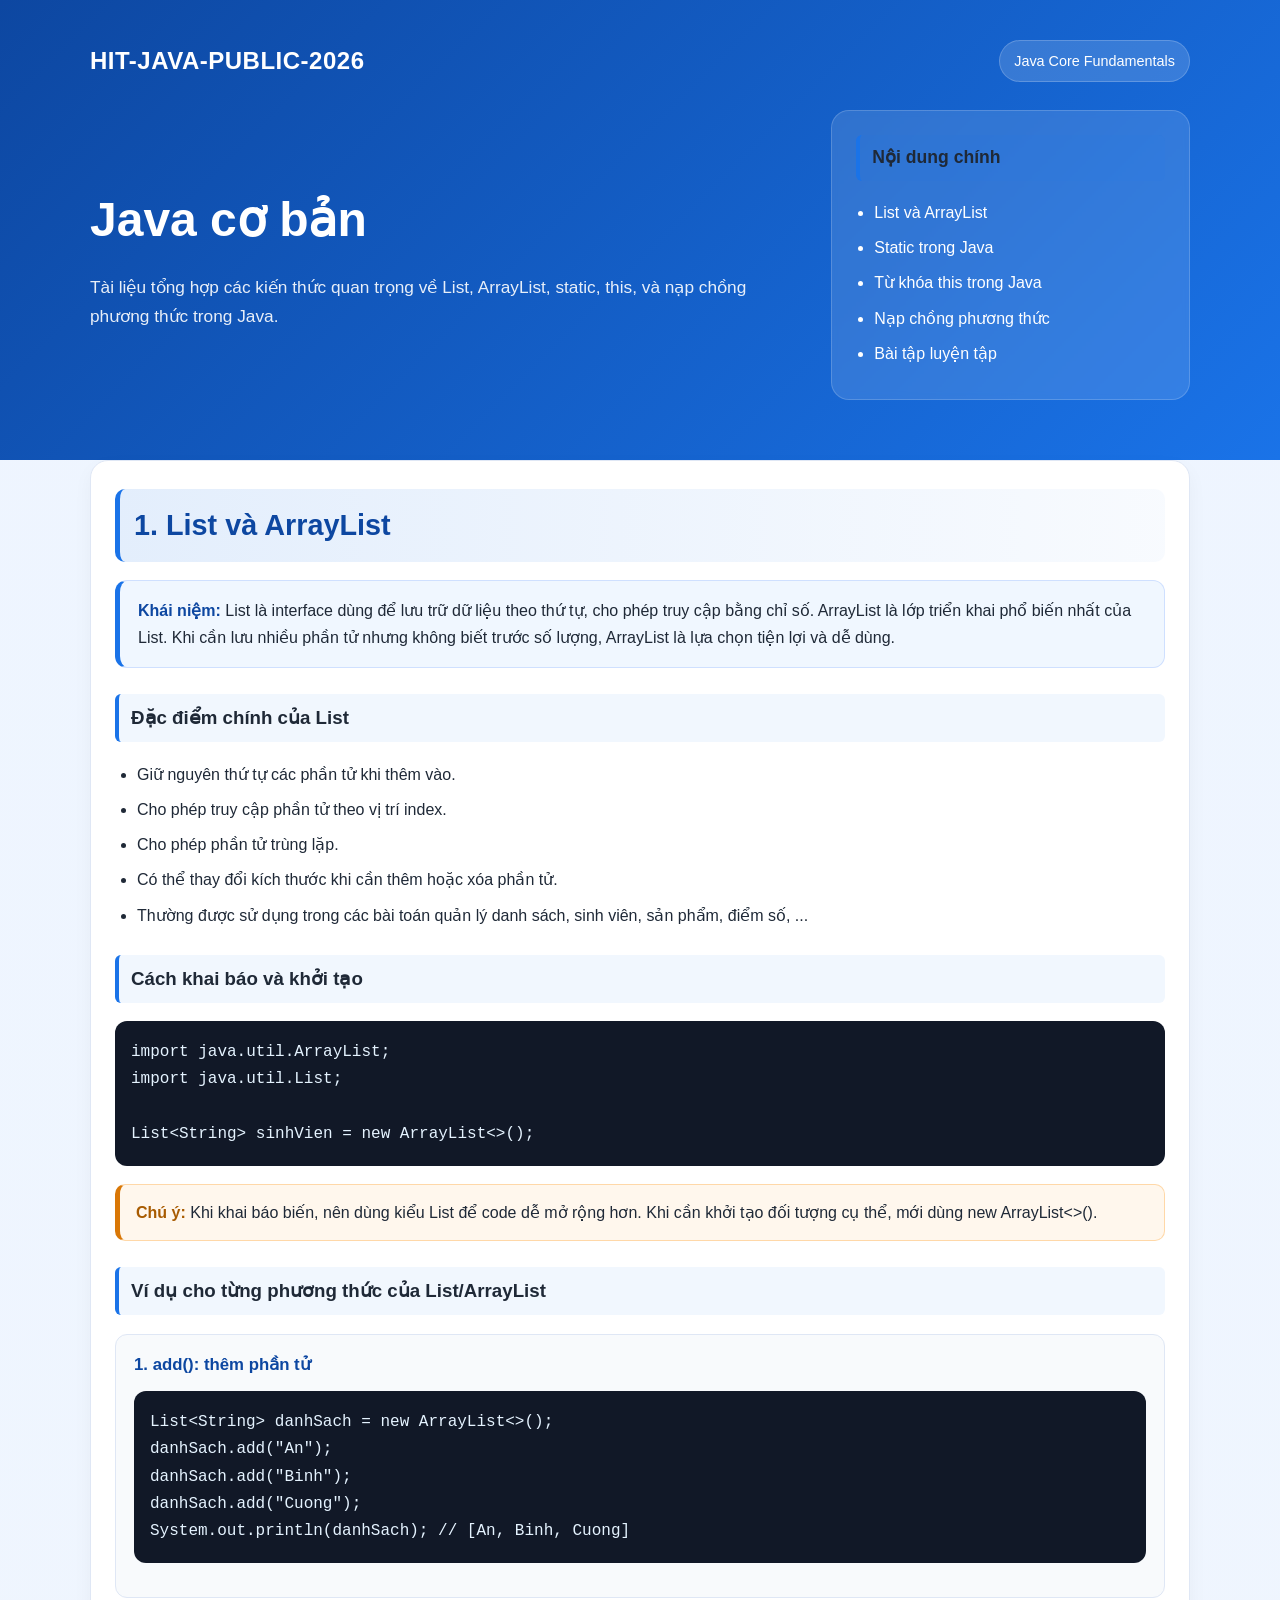
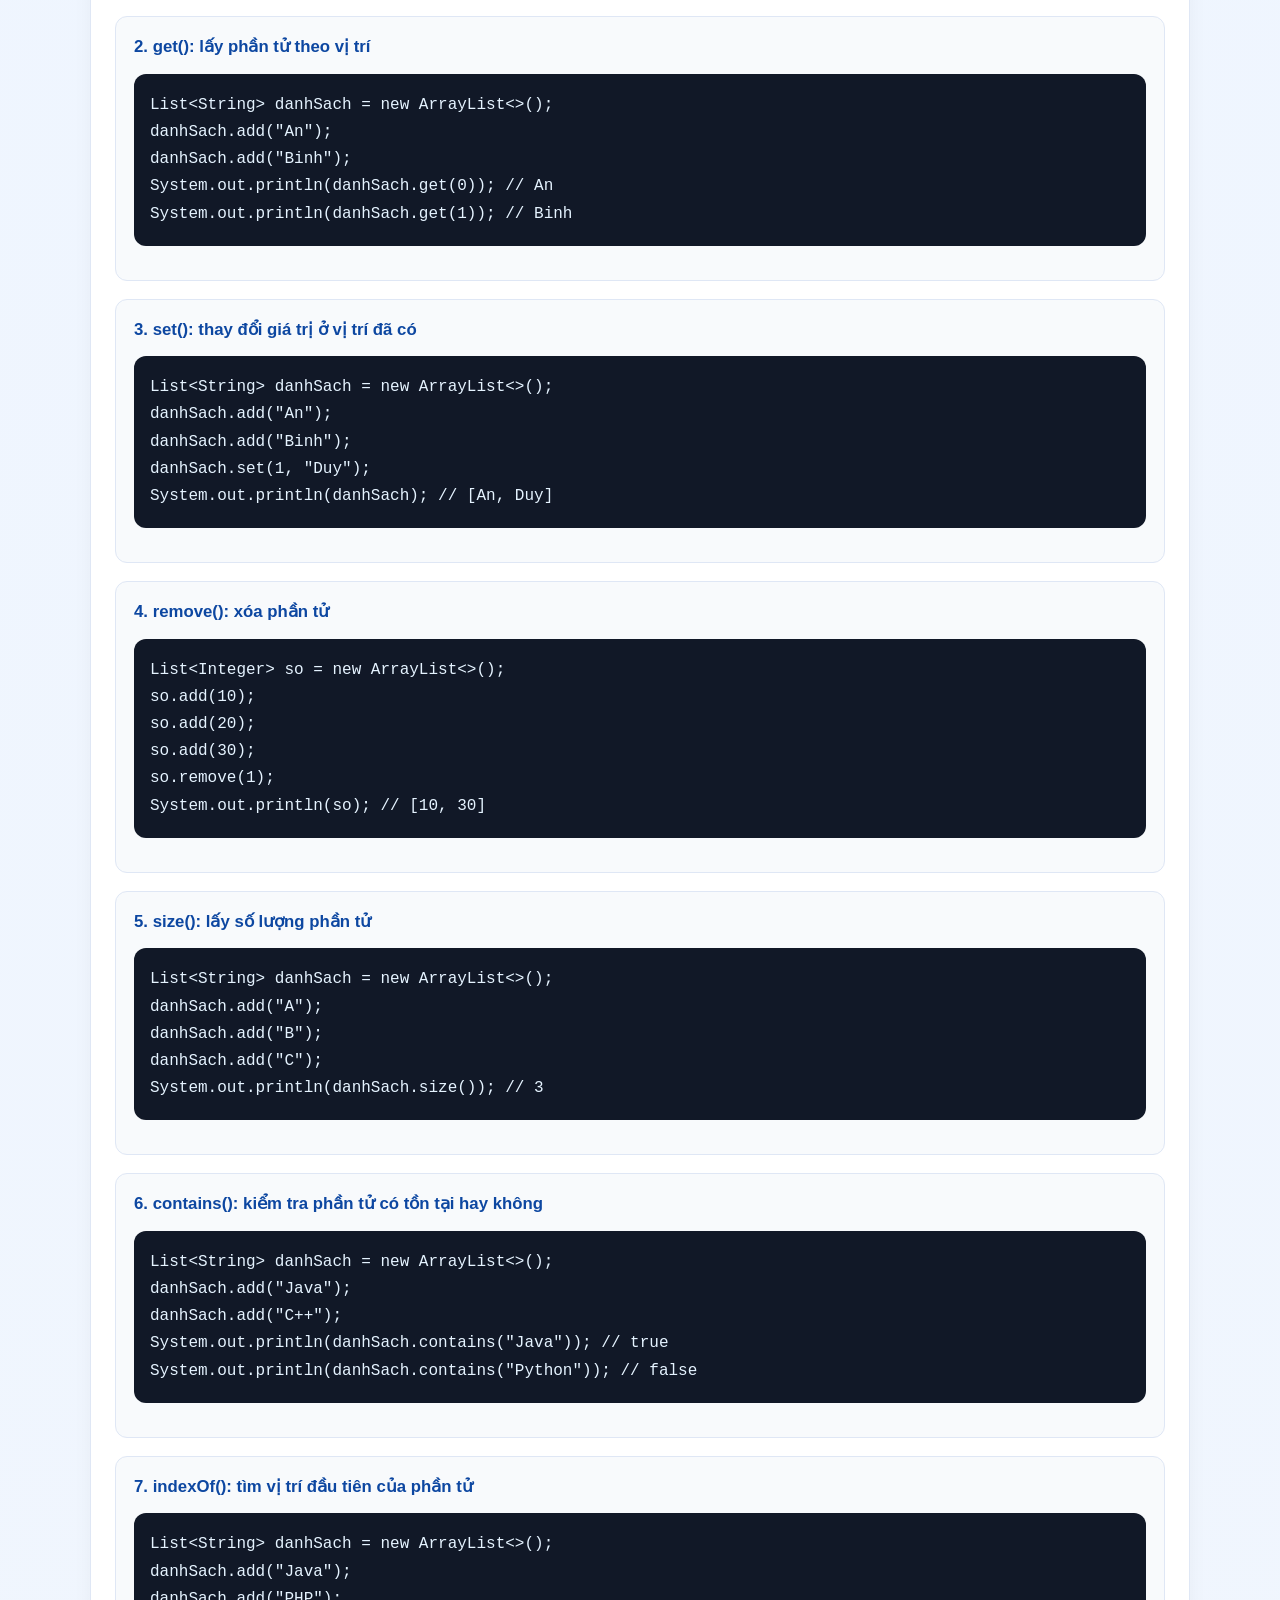
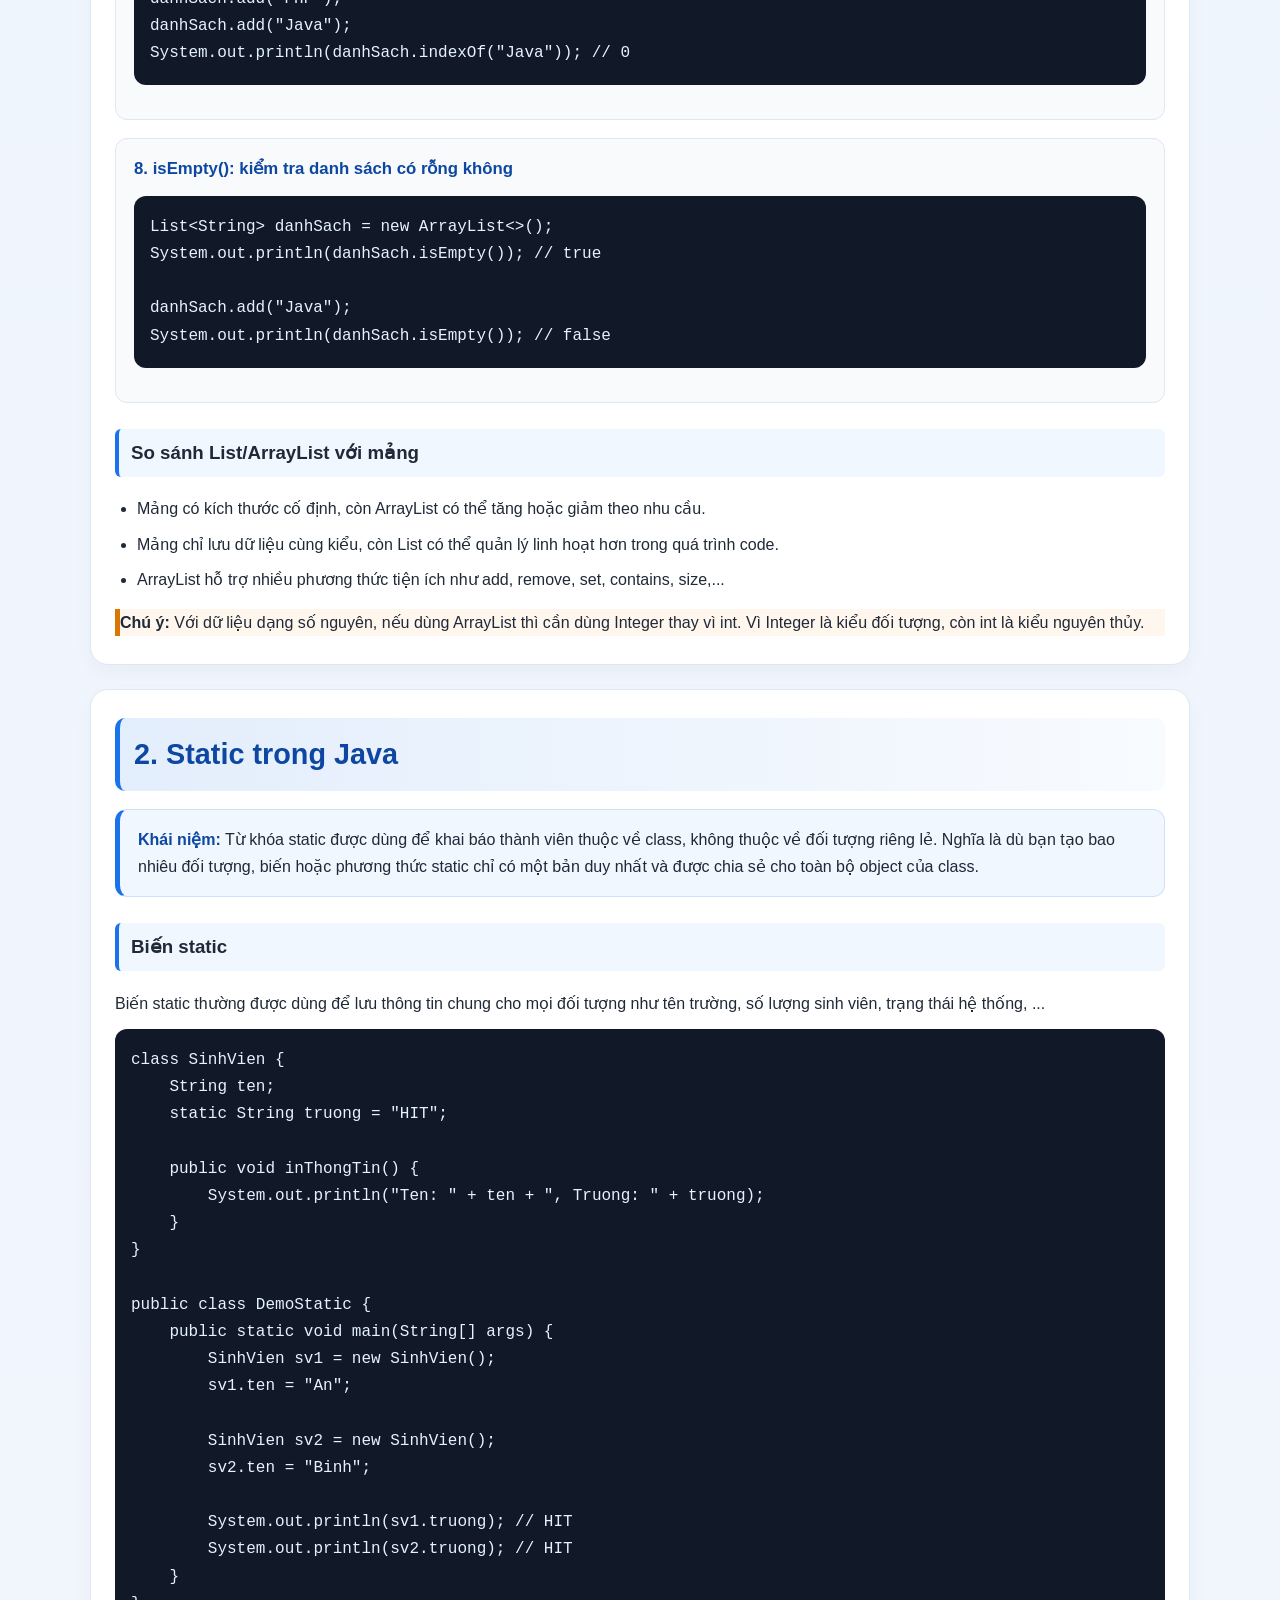
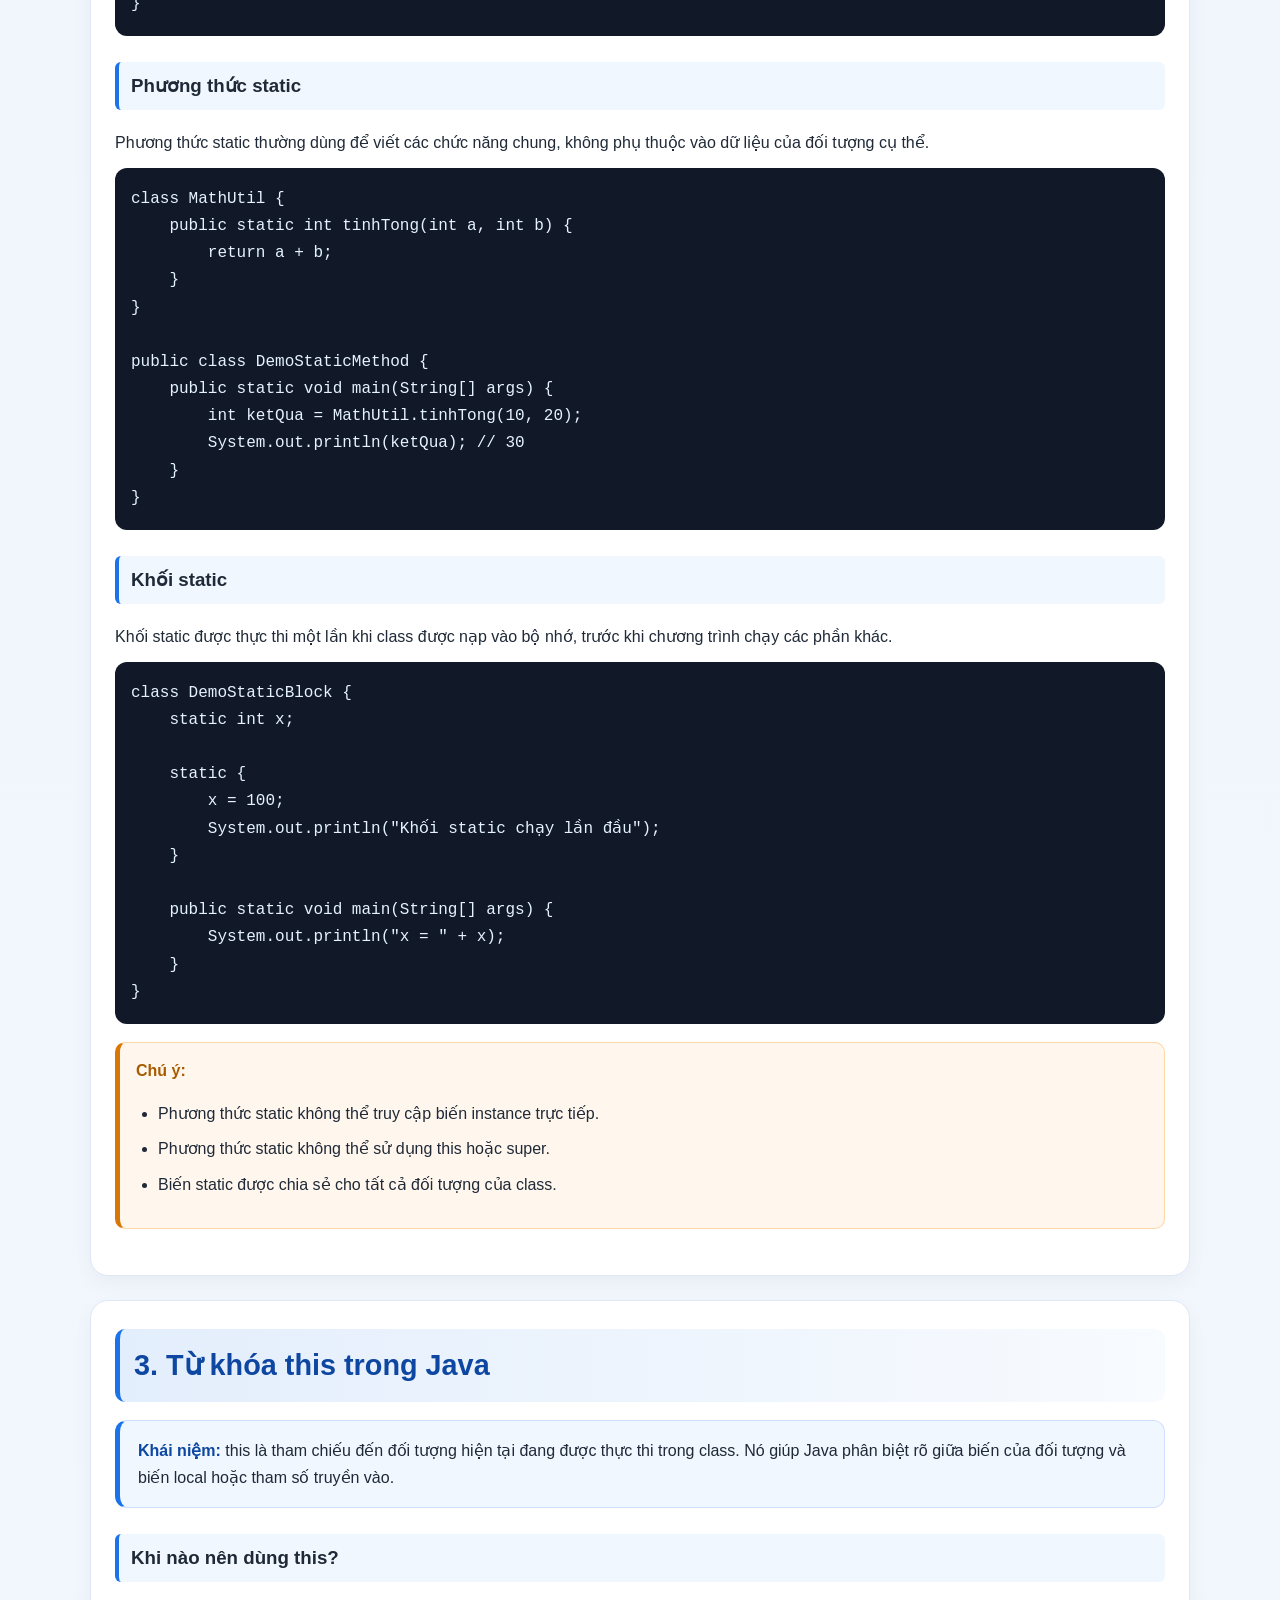
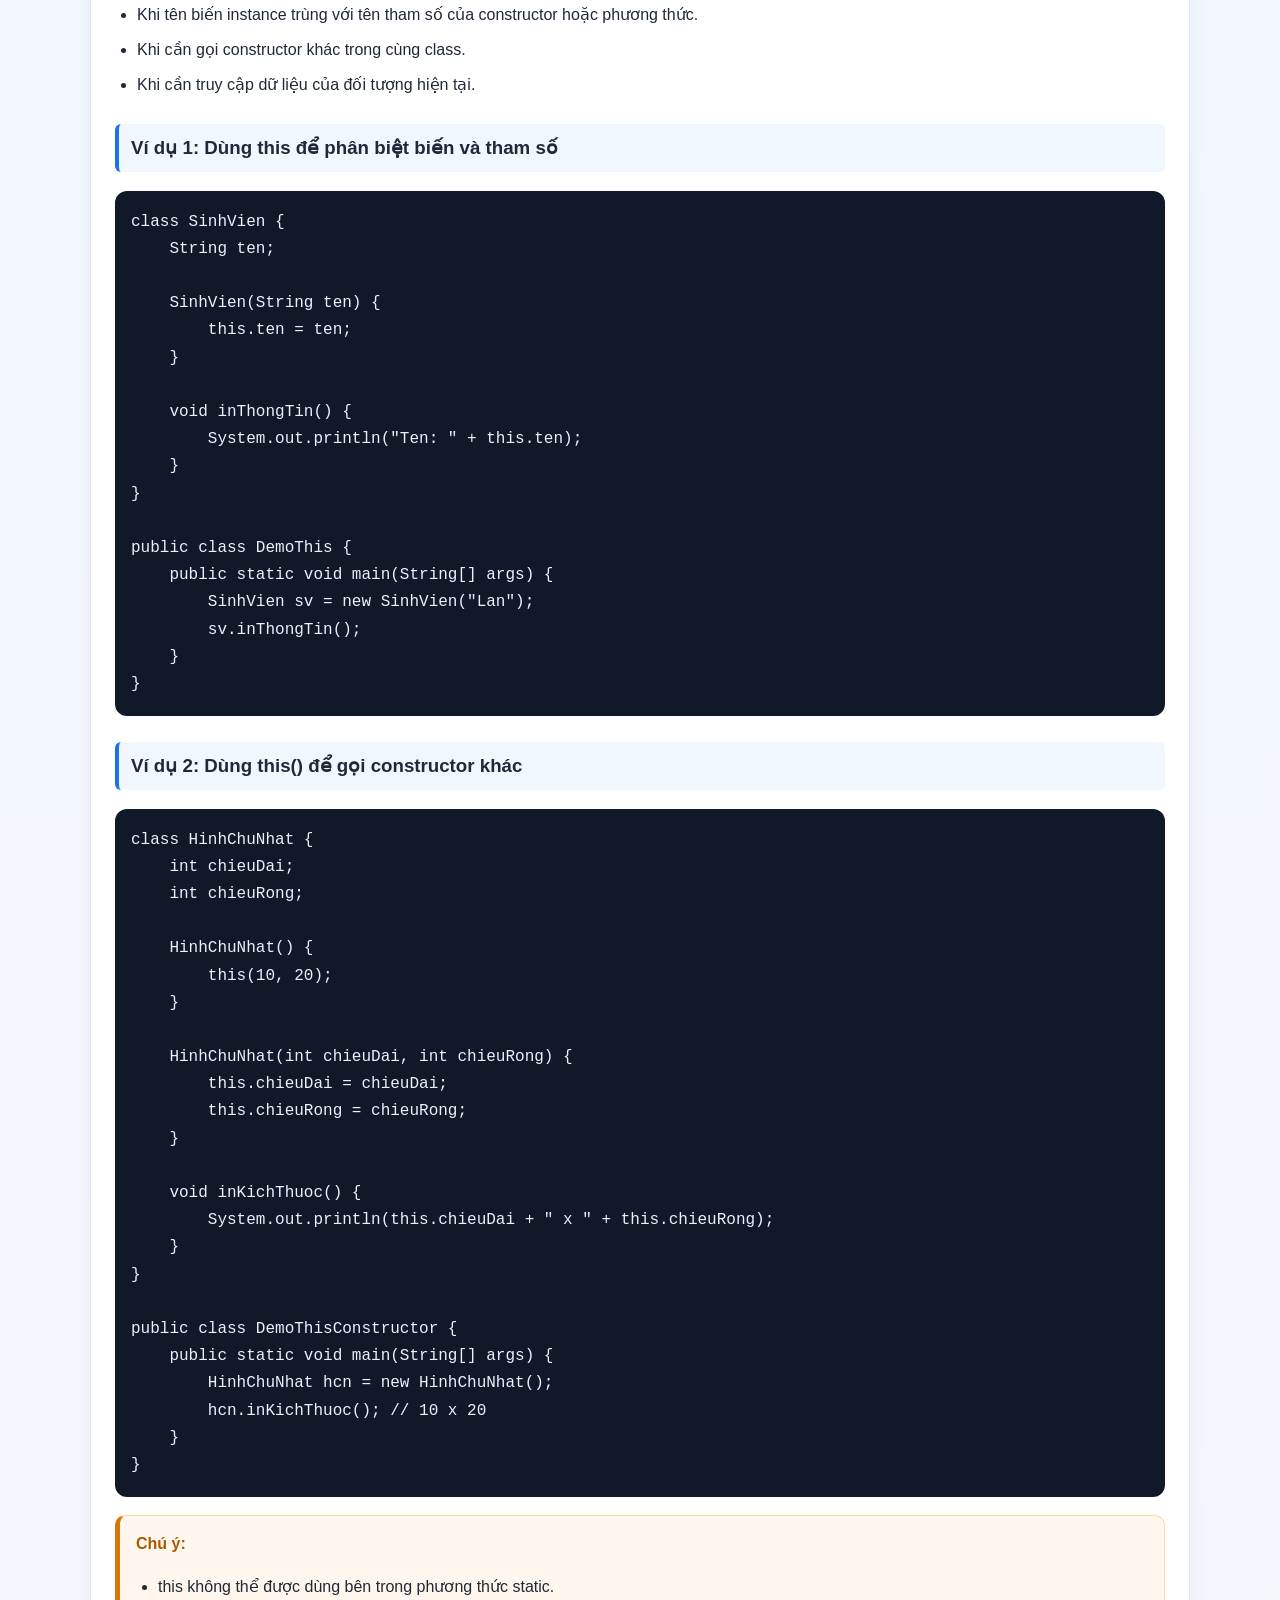
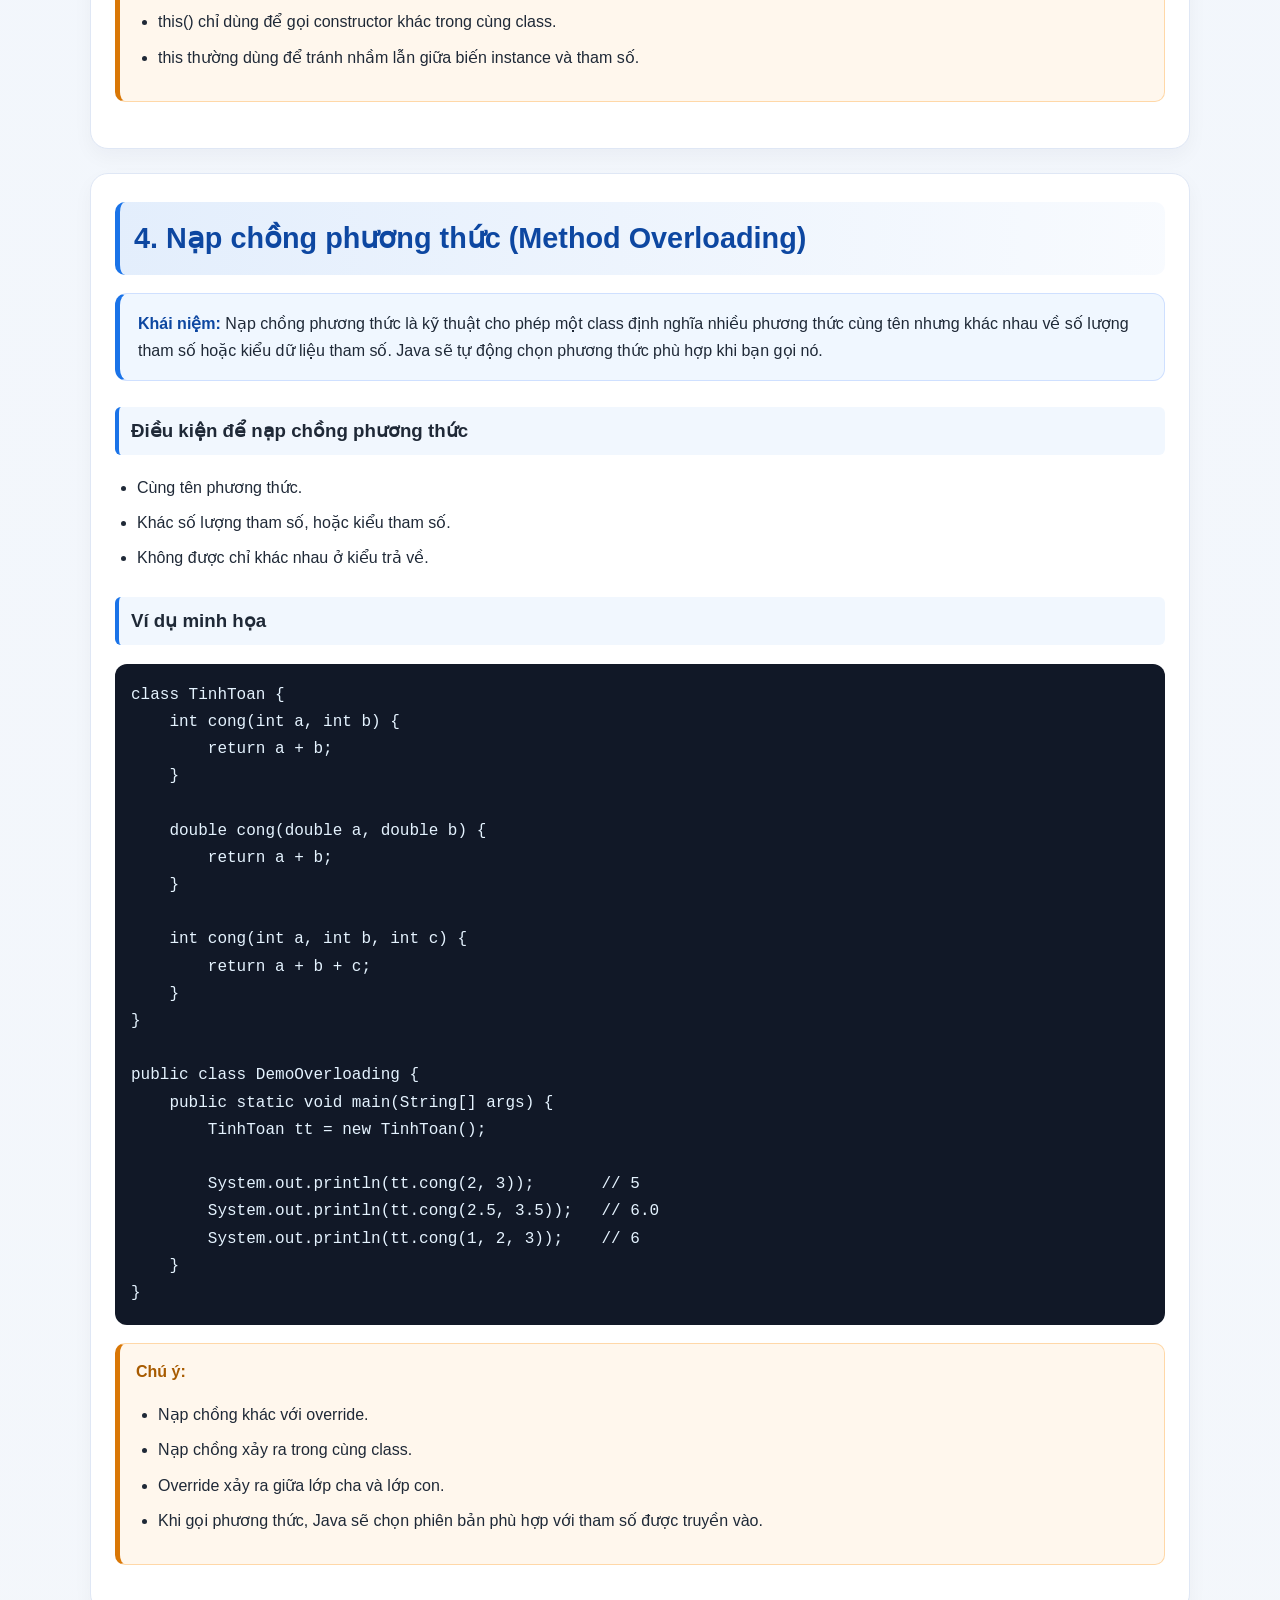
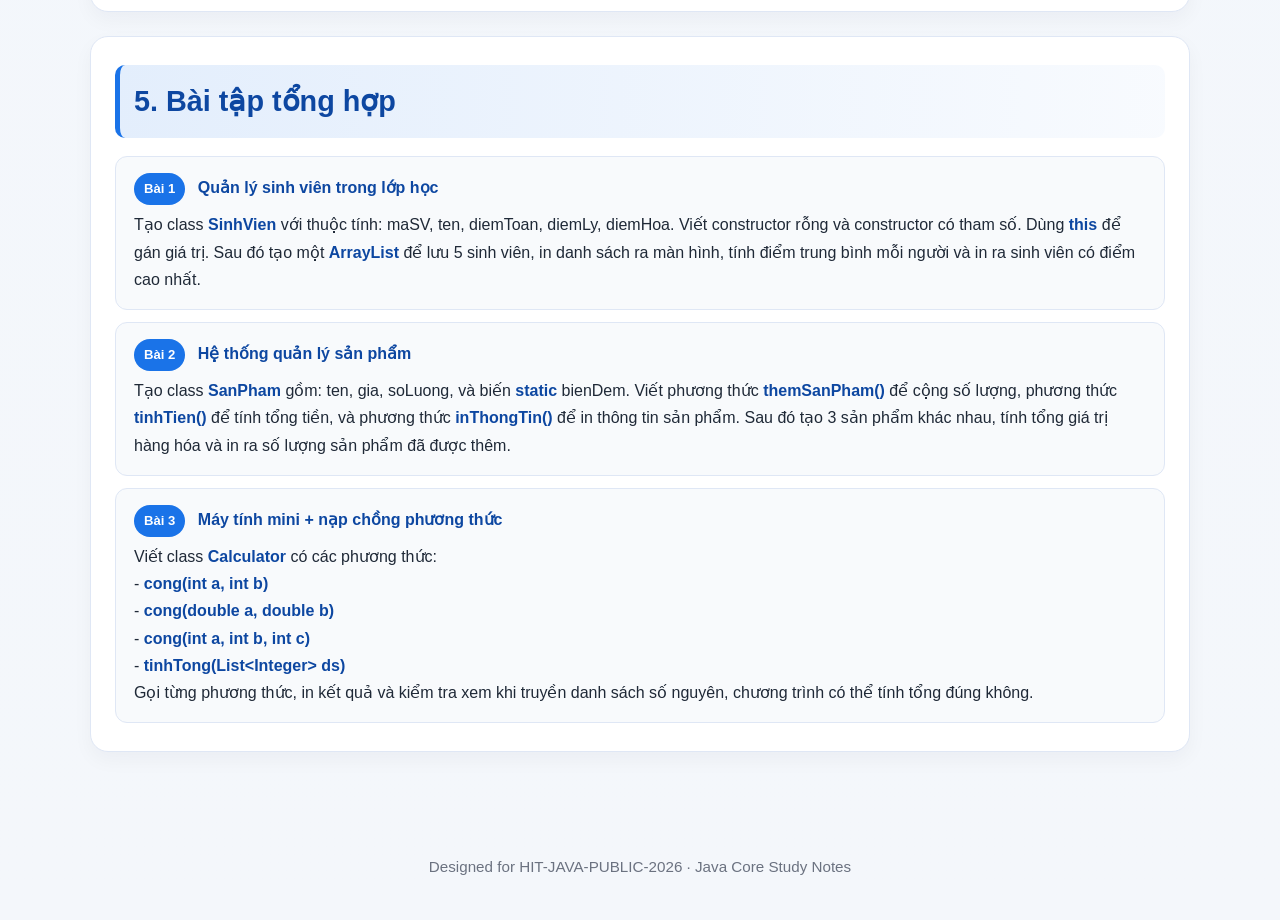
<file: Buoi5/index.html>
<!DOCTYPE html>
<html lang="vi">

<head>
    <meta charset="UTF-8" />
    <meta name="viewport" content="width=device-width, initial-scale=1.0" />
    <title>Java Fundamentals - HIT-JAVA-PUBLIC-2026</title>
    <style>
        :root {
            --bg: #f4f7fb;
            --card: #ffffff;
            --primary: #1a73e8;
            --primary-dark: #0d47a1;
            --accent: #e8f1ff;
            --text: #1f2937;
            --muted: #6b7280;
            --border: #dfe7f5;
            --success: #1f9d61;
            --warning: #d97706;
        }

        * {
            box-sizing: border-box;
        }

        body {
            margin: 0;
            font-family: Arial, Helvetica, sans-serif;
            background: linear-gradient(180deg, #eef5ff 0%, var(--bg) 100%);
            color: var(--text);
            line-height: 1.7;
        }

        .container {
            width: min(1100px, calc(100% - 32px));
            margin: 0 auto;
        }

        header {
            background: linear-gradient(135deg, var(--primary-dark), var(--primary));
            color: #fff;
            padding: 40px 0 60px;
        }

        .topbar {
            display: flex;
            justify-content: space-between;
            align-items: center;
            gap: 20px;
            flex-wrap: wrap;
            margin-bottom: 28px;
        }

        .brand {
            font-size: 1.5rem;
            font-weight: 700;
            letter-spacing: 0.5px;
        }

        .badge {
            background: rgba(255, 255, 255, 0.15);
            border: 1px solid rgba(255, 255, 255, 0.2);
            border-radius: 999px;
            padding: 8px 14px;
            font-size: 0.9rem;
        }

        .hero {
            display: grid;
            grid-template-columns: 2fr 1fr;
            gap: 24px;
            align-items: center;
        }

        h1 {
            margin: 0 0 12px;
            font-size: clamp(2rem, 4vw, 3rem);
        }

        .lead {
            margin: 0;
            font-size: 1.08rem;
            color: rgba(255, 255, 255, 0.9);
            max-width: 700px;
        }

        .hero-box {
            background: rgba(255, 255, 255, 0.12);
            border: 1px solid rgba(255, 255, 255, 0.18);
            border-radius: 18px;
            padding: 24px;
            backdrop-filter: blur(3px);
        }

        .hero-box h3 {
            margin-top: 0;
            font-size: 1.1rem;
        }

        .hero-box ul {
            margin: 0;
            padding-left: 18px;
        }

        main {
            margin-top: -30px;
            padding-bottom: 60px;
        }

        .section {
            background: var(--card);
            border: 1px solid var(--border);
            border-radius: 18px;
            padding: 28px 24px;
            margin-bottom: 24px;
            box-shadow: 0 8px 20px rgba(15, 23, 42, 0.04);
        }

        h2 {
            margin-top: 0;
            margin-bottom: 18px;
            font-size: 1.8rem;
            color: var(--primary-dark);
            background: linear-gradient(90deg, rgba(26, 115, 232, 0.12), rgba(26, 115, 232, 0.03));
            border-left: 5px solid var(--primary);
            padding: 12px 14px;
            border-radius: 10px;
        }

        h3 {
            margin-top: 26px;
            color: var(--text);
            background: rgba(26, 115, 232, 0.06);
            border-left: 4px solid var(--primary);
            padding: 8px 12px;
            border-radius: 6px;
        }

        p {
            margin: 10px 0;
        }

        .concept {
            background: #f0f7ff;
            border: 1px solid #cfe0ff;
            border-left: 5px solid var(--primary);
            border-radius: 12px;
            padding: 16px 18px;
            margin: 16px 0;
        }

        .concept strong {
            color: var(--primary-dark);
        }

        .important {
            background: #fff7ed;
            border: 1px solid #ffd8a8;
            border-left: 5px solid var(--warning);
            border-radius: 10px;
            padding: 14px 16px;
            margin: 18px 0;
        }

        .important strong {
            color: #a85b00;
        }

        .note {
            background: var(--accent);
            border-left: 5px solid var(--primary);
            padding: 14px 16px;
            border-radius: 10px;
            margin: 16px 0;
        }

        .warning {
            background: #fff7ed;
            border-left: 5px solid var(--warning);
        }

        .method-box {
            background: #f8fafc;
            border: 1px solid var(--border);
            border-radius: 12px;
            padding: 16px 18px;
            margin-top: 18px;
        }

        .method-box h4 {
            margin: 0 0 12px;
            color: var(--primary-dark);
            font-size: 1.05rem;
        }

        pre {
            background: #111827;
            color: #e5f3ff;
            padding: 18px 16px;
            border-radius: 12px;
            overflow-x: auto;
            margin-top: 12px;
            margin-bottom: 18px;
        }

        code {
            font-family: Consolas, "Courier New", monospace;
        }

        ul,
        ol {
            padding-left: 22px;
        }

        li {
            margin: 8px 0;
        }

        .exercise {
            background: #f8fafc;
            border: 1px solid var(--border);
            border-radius: 12px;
            padding: 16px 18px;
            margin-top: 12px;
        }

        .exercise strong {
            color: var(--primary-dark);
        }

        .tag {
            display: inline-block;
            font-size: 0.82rem;
            font-weight: 700;
            background: var(--primary);
            color: white;
            padding: 5px 10px;
            border-radius: 999px;
            margin-right: 8px;
            margin-bottom: 6px;
        }

        .footer {
            text-align: center;
            color: var(--muted);
            padding: 18px 0 40px;
            font-size: 0.95rem;
        }

        @media (max-width: 760px) {

            .grid-2,
            .hero {
                grid-template-columns: 1fr;
            }

            .section {
                padding: 22px 18px;
            }
        }
    </style>
</head>

<body>
    <header>
        <div class="container">
            <div class="topbar">
                <div class="brand">HIT-JAVA-PUBLIC-2026</div>
                <div class="badge">Java Core Fundamentals</div>
            </div>

            <div class="hero">
                <div>
                    <h1>Java cơ bản</h1>
                    <p class="lead">
                        Tài liệu tổng hợp các kiến thức quan trọng về List, ArrayList, static,
                        this, và nạp chồng phương thức trong Java.
                    </p>
                </div>

                <div class="hero-box">
                    <h3>Nội dung chính</h3>
                    <ul>
                        <li>List và ArrayList</li>
                        <li>Static trong Java</li>
                        <li>Từ khóa this trong Java</li>
                        <li>Nạp chồng phương thức</li>
                        <li>Bài tập luyện tập</li>
                    </ul>
                </div>
            </div>
        </div>
    </header>

    <main class="container">
        <section class="section">
            <h2>1. List và ArrayList</h2>

            <div class="concept">
                <strong>Khái niệm:</strong> List là interface dùng để lưu trữ dữ liệu theo thứ tự, cho phép truy cập
                bằng chỉ số. ArrayList là lớp triển khai phổ biến nhất của List. Khi cần lưu nhiều phần tử nhưng không
                biết trước số lượng, ArrayList là lựa chọn tiện lợi và dễ dùng.
            </div>

            <h3>Đặc điểm chính của List</h3>
            <ul>
                <li>Giữ nguyên thứ tự các phần tử khi thêm vào.</li>
                <li>Cho phép truy cập phần tử theo vị trí index.</li>
                <li>Cho phép phần tử trùng lặp.</li>
                <li>Có thể thay đổi kích thước khi cần thêm hoặc xóa phần tử.</li>
                <li>Thường được sử dụng trong các bài toán quản lý danh sách, sinh viên, sản phẩm, điểm số, ...</li>
            </ul>

            <h3>Cách khai báo và khởi tạo</h3>
            <pre><code>import java.util.ArrayList;
import java.util.List;

List&lt;String&gt; sinhVien = new ArrayList&lt;&gt;();</code></pre>

            <div class="important">
                <strong>Chú ý:</strong> Khi khai báo biến, nên dùng kiểu List để code dễ mở rộng hơn. Khi cần khởi tạo
                đối tượng cụ thể, mới dùng new ArrayList&lt;&gt;().
            </div>

            <h3>Ví dụ cho từng phương thức của List/ArrayList</h3>

            <div class="method-box">
                <h4>1. add(): thêm phần tử</h4>
                <pre><code>List&lt;String&gt; danhSach = new ArrayList&lt;&gt;();
danhSach.add("An");
danhSach.add("Binh");
danhSach.add("Cuong");
System.out.println(danhSach); // [An, Binh, Cuong]</code></pre>
            </div>

            <div class="method-box">
                <h4>2. get(): lấy phần tử theo vị trí</h4>
                <pre><code>List&lt;String&gt; danhSach = new ArrayList&lt;&gt;();
danhSach.add("An");
danhSach.add("Binh");
System.out.println(danhSach.get(0)); // An
System.out.println(danhSach.get(1)); // Binh</code></pre>
            </div>

            <div class="method-box">
                <h4>3. set(): thay đổi giá trị ở vị trí đã có</h4>
                <pre><code>List&lt;String&gt; danhSach = new ArrayList&lt;&gt;();
danhSach.add("An");
danhSach.add("Binh");
danhSach.set(1, "Duy");
System.out.println(danhSach); // [An, Duy]</code></pre>
            </div>

            <div class="method-box">
                <h4>4. remove(): xóa phần tử</h4>
                <pre><code>List&lt;Integer&gt; so = new ArrayList&lt;&gt;();
so.add(10);
so.add(20);
so.add(30);
so.remove(1);
System.out.println(so); // [10, 30]</code></pre>
            </div>

            <div class="method-box">
                <h4>5. size(): lấy số lượng phần tử</h4>
                <pre><code>List&lt;String&gt; danhSach = new ArrayList&lt;&gt;();
danhSach.add("A");
danhSach.add("B");
danhSach.add("C");
System.out.println(danhSach.size()); // 3</code></pre>
            </div>

            <div class="method-box">
                <h4>6. contains(): kiểm tra phần tử có tồn tại hay không</h4>
                <pre><code>List&lt;String&gt; danhSach = new ArrayList&lt;&gt;();
danhSach.add("Java");
danhSach.add("C++");
System.out.println(danhSach.contains("Java")); // true
System.out.println(danhSach.contains("Python")); // false</code></pre>
            </div>

            <div class="method-box">
                <h4>7. indexOf(): tìm vị trí đầu tiên của phần tử</h4>
                <pre><code>List&lt;String&gt; danhSach = new ArrayList&lt;&gt;();
danhSach.add("Java");
danhSach.add("PHP");
danhSach.add("Java");
System.out.println(danhSach.indexOf("Java")); // 0</code></pre>
            </div>

            <div class="method-box">
                <h4>8. isEmpty(): kiểm tra danh sách có rỗng không</h4>
                <pre><code>List&lt;String&gt; danhSach = new ArrayList&lt;&gt;();
System.out.println(danhSach.isEmpty()); // true

danhSach.add("Java");
System.out.println(danhSach.isEmpty()); // false</code></pre>
            </div>

            <h3>So sánh List/ArrayList với mảng</h3>
            <ul>
                <li>Mảng có kích thước cố định, còn ArrayList có thể tăng hoặc giảm theo nhu cầu.</li>
                <li>Mảng chỉ lưu dữ liệu cùng kiểu, còn List có thể quản lý linh hoạt hơn trong quá trình code.</li>
                <li>ArrayList hỗ trợ nhiều phương thức tiện ích như add, remove, set, contains, size,...</li>
            </ul>

            <div class="warning">
                <strong>Chú ý:</strong> Với dữ liệu dạng số nguyên, nếu dùng ArrayList thì cần dùng Integer thay vì int.
                Vì Integer là kiểu đối tượng, còn int là kiểu nguyên thủy.
            </div>
        </section>

        <section class="section">
            <h2>2. Static trong Java</h2>

            <div class="concept">
                <strong>Khái niệm:</strong> Từ khóa static được dùng để khai báo thành viên thuộc về class, không thuộc
                về đối tượng riêng lẻ. Nghĩa là dù bạn tạo bao nhiêu đối tượng, biến hoặc phương thức static chỉ có một
                bản duy nhất và được chia sẻ cho toàn bộ object của class.
            </div>

            <h3>Biến static</h3>
            <p>
                Biến static thường được dùng để lưu thông tin chung cho mọi đối tượng như tên trường, số lượng sinh
                viên, trạng thái hệ thống, ...
            </p>
            <pre><code>class SinhVien {
    String ten;
    static String truong = "HIT";

    public void inThongTin() {
        System.out.println("Ten: " + ten + ", Truong: " + truong);
    }
}

public class DemoStatic {
    public static void main(String[] args) {
        SinhVien sv1 = new SinhVien();
        sv1.ten = "An";

        SinhVien sv2 = new SinhVien();
        sv2.ten = "Binh";

        System.out.println(sv1.truong); // HIT
        System.out.println(sv2.truong); // HIT
    }
}</code></pre>

            <h3>Phương thức static</h3>
            <p>
                Phương thức static thường dùng để viết các chức năng chung, không phụ thuộc vào dữ liệu của đối tượng cụ
                thể.
            </p>
            <pre><code>class MathUtil {
    public static int tinhTong(int a, int b) {
        return a + b;
    }
}

public class DemoStaticMethod {
    public static void main(String[] args) {
        int ketQua = MathUtil.tinhTong(10, 20);
        System.out.println(ketQua); // 30
    }
}</code></pre>

            <h3>Khối static</h3>
            <p>
                Khối static được thực thi một lần khi class được nạp vào bộ nhớ, trước khi chương trình chạy các phần
                khác.
            </p>
            <pre><code>class DemoStaticBlock {
    static int x;

    static {
        x = 100;
        System.out.println("Khối static chạy lần đầu");
    }

    public static void main(String[] args) {
        System.out.println("x = " + x);
    }
}</code></pre>

            <div class="important">
                <strong>Chú ý:</strong>
                <ul>
                    <li>Phương thức static không thể truy cập biến instance trực tiếp.</li>
                    <li>Phương thức static không thể sử dụng this hoặc super.</li>
                    <li>Biến static được chia sẻ cho tất cả đối tượng của class.</li>
                </ul>
            </div>
        </section>

        <section class="section">
            <h2>3. Từ khóa this trong Java</h2>

            <div class="concept">
                <strong>Khái niệm:</strong> this là tham chiếu đến đối tượng hiện tại đang được thực thi trong class. Nó
                giúp Java phân biệt rõ giữa biến của đối tượng và biến local hoặc tham số truyền vào.
            </div>

            <h3>Khi nào nên dùng this?</h3>
            <ul>
                <li>Khi tên biến instance trùng với tên tham số của constructor hoặc phương thức.</li>
                <li>Khi cần gọi constructor khác trong cùng class.</li>
                <li>Khi cần truy cập dữ liệu của đối tượng hiện tại.</li>
            </ul>

            <h3>Ví dụ 1: Dùng this để phân biệt biến và tham số</h3>
            <pre><code>class SinhVien {
    String ten;

    SinhVien(String ten) {
        this.ten = ten;
    }

    void inThongTin() {
        System.out.println("Ten: " + this.ten);
    }
}

public class DemoThis {
    public static void main(String[] args) {
        SinhVien sv = new SinhVien("Lan");
        sv.inThongTin();
    }
}</code></pre>

            <h3>Ví dụ 2: Dùng this() để gọi constructor khác</h3>
            <pre><code>class HinhChuNhat {
    int chieuDai;
    int chieuRong;

    HinhChuNhat() {
        this(10, 20);
    }

    HinhChuNhat(int chieuDai, int chieuRong) {
        this.chieuDai = chieuDai;
        this.chieuRong = chieuRong;
    }

    void inKichThuoc() {
        System.out.println(this.chieuDai + " x " + this.chieuRong);
    }
}

public class DemoThisConstructor {
    public static void main(String[] args) {
        HinhChuNhat hcn = new HinhChuNhat();
        hcn.inKichThuoc(); // 10 x 20
    }
}</code></pre>

            <div class="important">
                <strong>Chú ý:</strong>
                <ul>
                    <li>this không thể được dùng bên trong phương thức static.</li>
                    <li>this() chỉ dùng để gọi constructor khác trong cùng class.</li>
                    <li>this thường dùng để tránh nhầm lẫn giữa biến instance và tham số.</li>
                </ul>
            </div>
        </section>

        <section class="section">
            <h2>4. Nạp chồng phương thức (Method Overloading)</h2>

            <div class="concept">
                <strong>Khái niệm:</strong> Nạp chồng phương thức là kỹ thuật cho phép một class định nghĩa nhiều phương
                thức cùng tên nhưng khác nhau về số lượng tham số hoặc kiểu dữ liệu tham số. Java sẽ tự động chọn phương
                thức phù hợp khi bạn gọi nó.
            </div>

            <h3>Điều kiện để nạp chồng phương thức</h3>
            <ul>
                <li>Cùng tên phương thức.</li>
                <li>Khác số lượng tham số, hoặc kiểu tham số.</li>
                <li>Không được chỉ khác nhau ở kiểu trả về.</li>
            </ul>

            <h3>Ví dụ minh họa</h3>
            <pre><code>class TinhToan {
    int cong(int a, int b) {
        return a + b;
    }

    double cong(double a, double b) {
        return a + b;
    }

    int cong(int a, int b, int c) {
        return a + b + c;
    }
}

public class DemoOverloading {
    public static void main(String[] args) {
        TinhToan tt = new TinhToan();

        System.out.println(tt.cong(2, 3));       // 5
        System.out.println(tt.cong(2.5, 3.5));   // 6.0
        System.out.println(tt.cong(1, 2, 3));    // 6
    }
}</code></pre>

            <div class="important">
                <strong>Chú ý:</strong>
                <ul>
                    <li>Nạp chồng khác với override.</li>
                    <li>Nạp chồng xảy ra trong cùng class.</li>
                    <li>Override xảy ra giữa lớp cha và lớp con.</li>
                    <li>Khi gọi phương thức, Java sẽ chọn phiên bản phù hợp với tham số được truyền vào.</li>
                </ul>
            </div>
        </section>

        <section class="section">
            <h2>5. Bài tập tổng hợp</h2>

            <div class="exercise">
                <span class="tag">Bài 1</span>
                <strong>Quản lý sinh viên trong lớp học</strong><br>
                Tạo class <strong>SinhVien</strong> với thuộc tính: maSV, ten, diemToan, diemLy, diemHoa. Viết
                constructor
                rỗng và constructor có tham số. Dùng <strong>this</strong> để gán giá trị. Sau đó tạo một
                <strong>ArrayList</strong>
                để lưu 5 sinh viên, in danh sách ra màn hình, tính điểm trung bình mỗi người và in ra sinh viên có điểm
                cao nhất.
            </div>

            <div class="exercise">
                <span class="tag">Bài 2</span>
                <strong>Hệ thống quản lý sản phẩm</strong><br>
                Tạo class <strong>SanPham</strong> gồm: ten, gia, soLuong, và biến <strong>static</strong> bienDem. Viết
                phương thức <strong>themSanPham()</strong> để cộng số lượng, phương thức <strong>tinhTien()</strong> để
                tính
                tổng tiền, và phương thức <strong>inThongTin()</strong> để in thông tin sản phẩm. Sau đó tạo 3 sản phẩm
                khác
                nhau, tính tổng giá trị hàng hóa và in ra số lượng sản phẩm đã được thêm.
            </div>

            <div class="exercise">
                <span class="tag">Bài 3</span>
                <strong>Máy tính mini + nạp chồng phương thức</strong><br>
                Viết class <strong>Calculator</strong> có các phương thức:<br>
                - <strong>cong(int a, int b)</strong><br>
                - <strong>cong(double a, double b)</strong><br>
                - <strong>cong(int a, int b, int c)</strong><br>
                - <strong>tinhTong(List&lt;Integer&gt; ds)</strong><br>
                Gọi từng phương thức, in kết quả và kiểm tra xem khi truyền danh sách số nguyên, chương trình có thể
                tính tổng đúng không.
            </div>
        </section>
    </main>

    <div class="container footer">
        Designed for HIT-JAVA-PUBLIC-2026 · Java Core Study Notes
    </div>
</body>

</html>
</file>
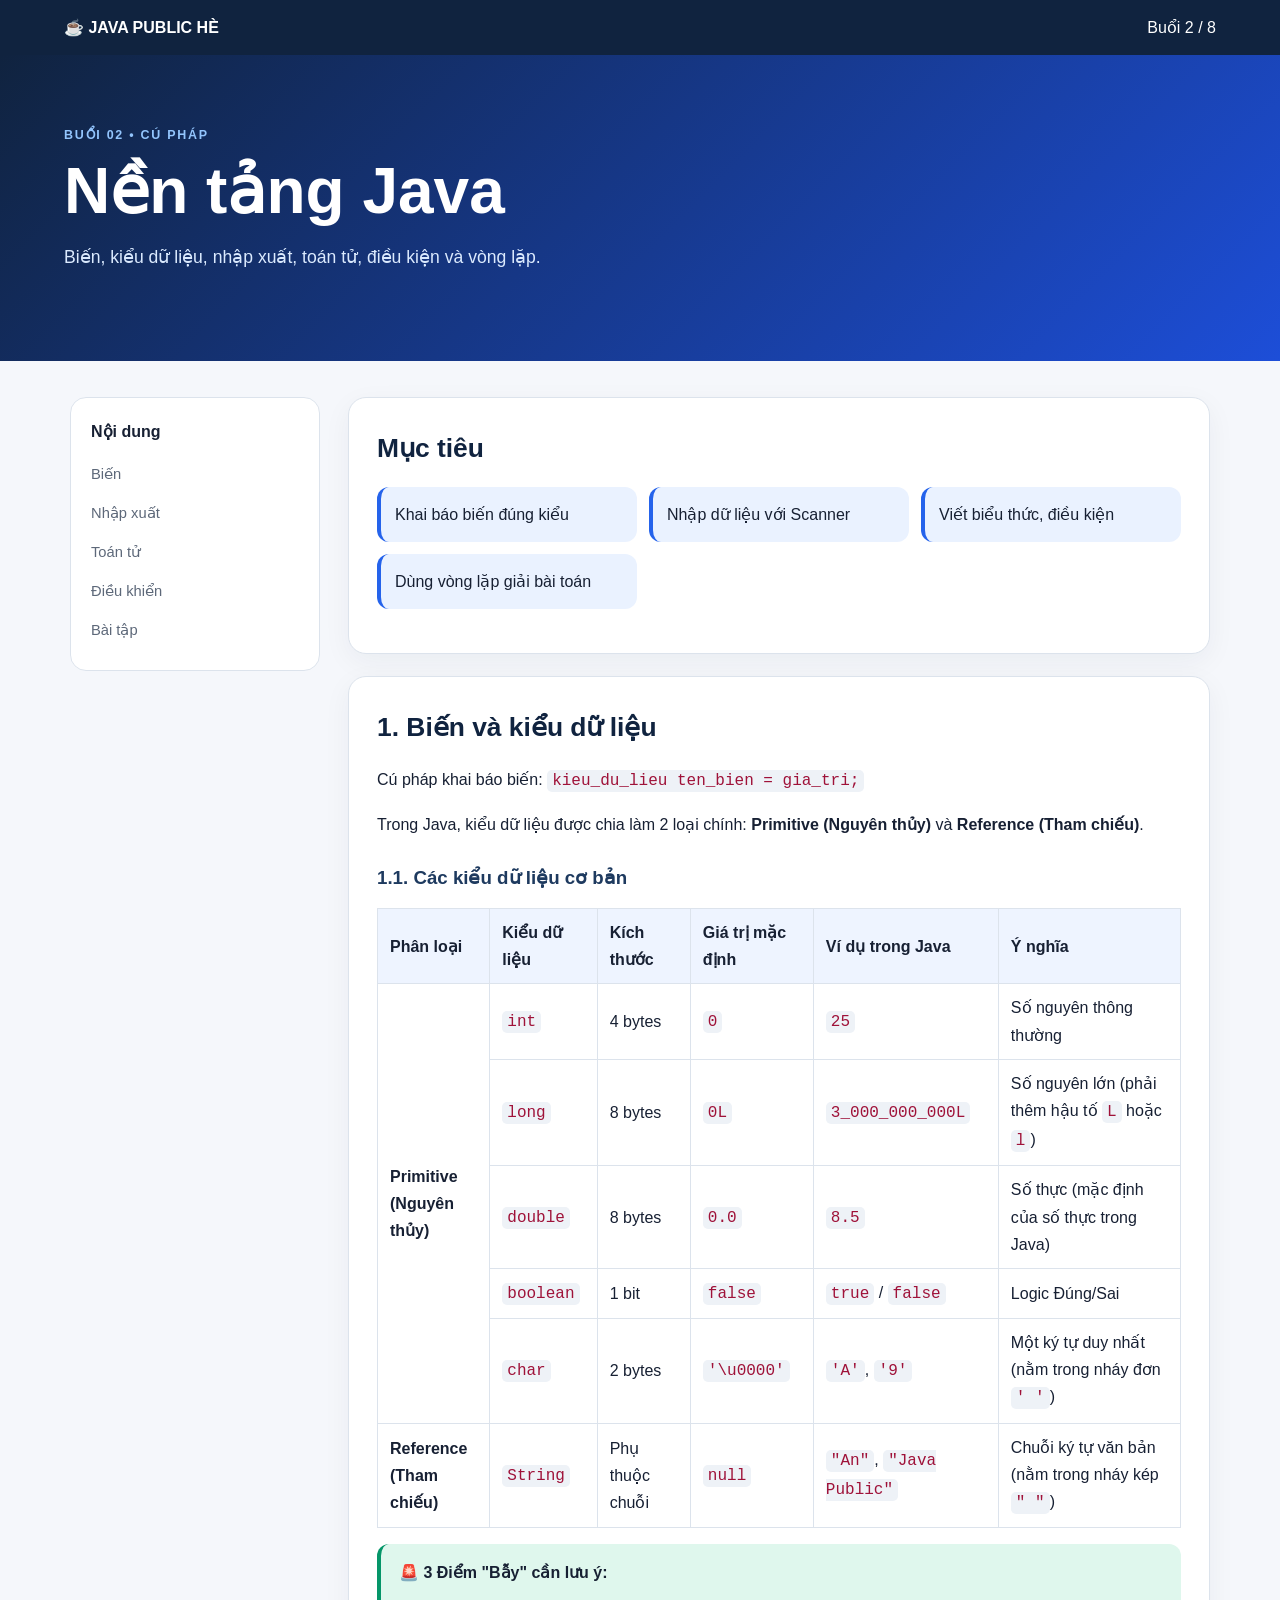
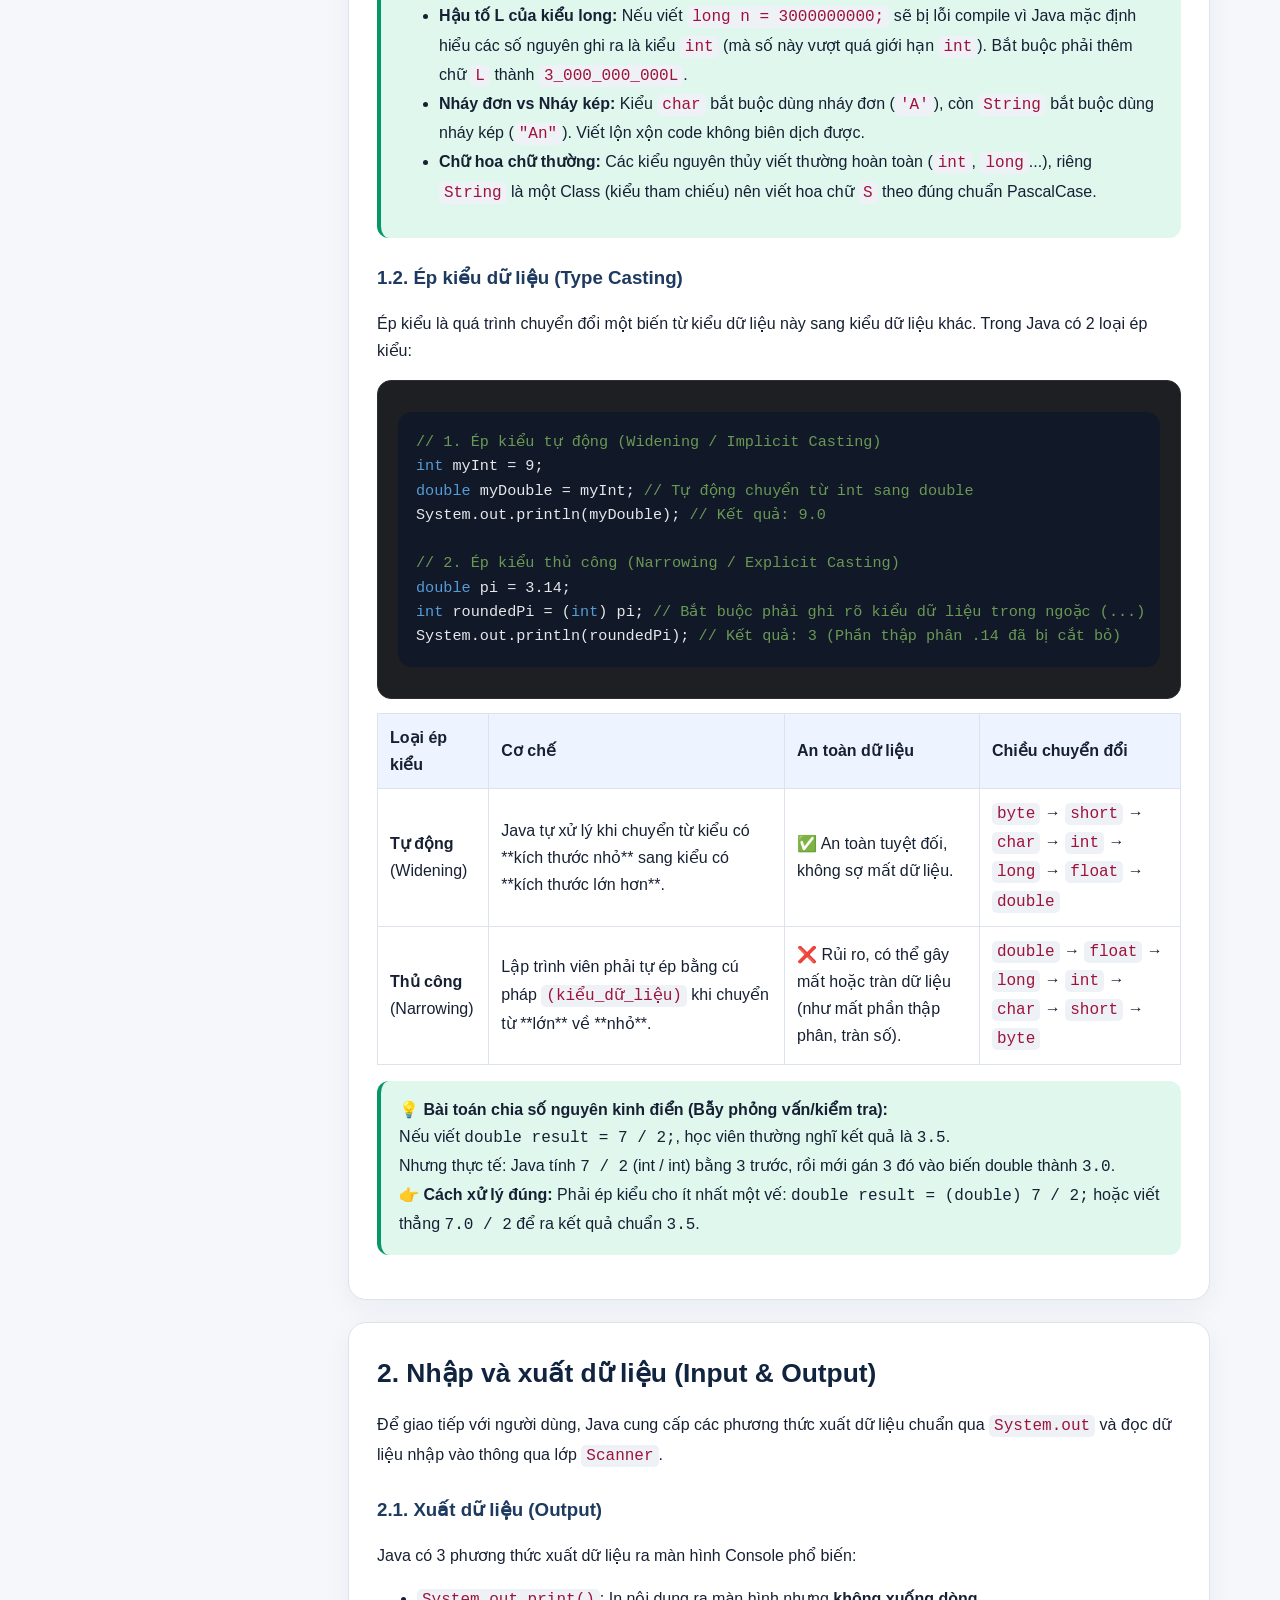
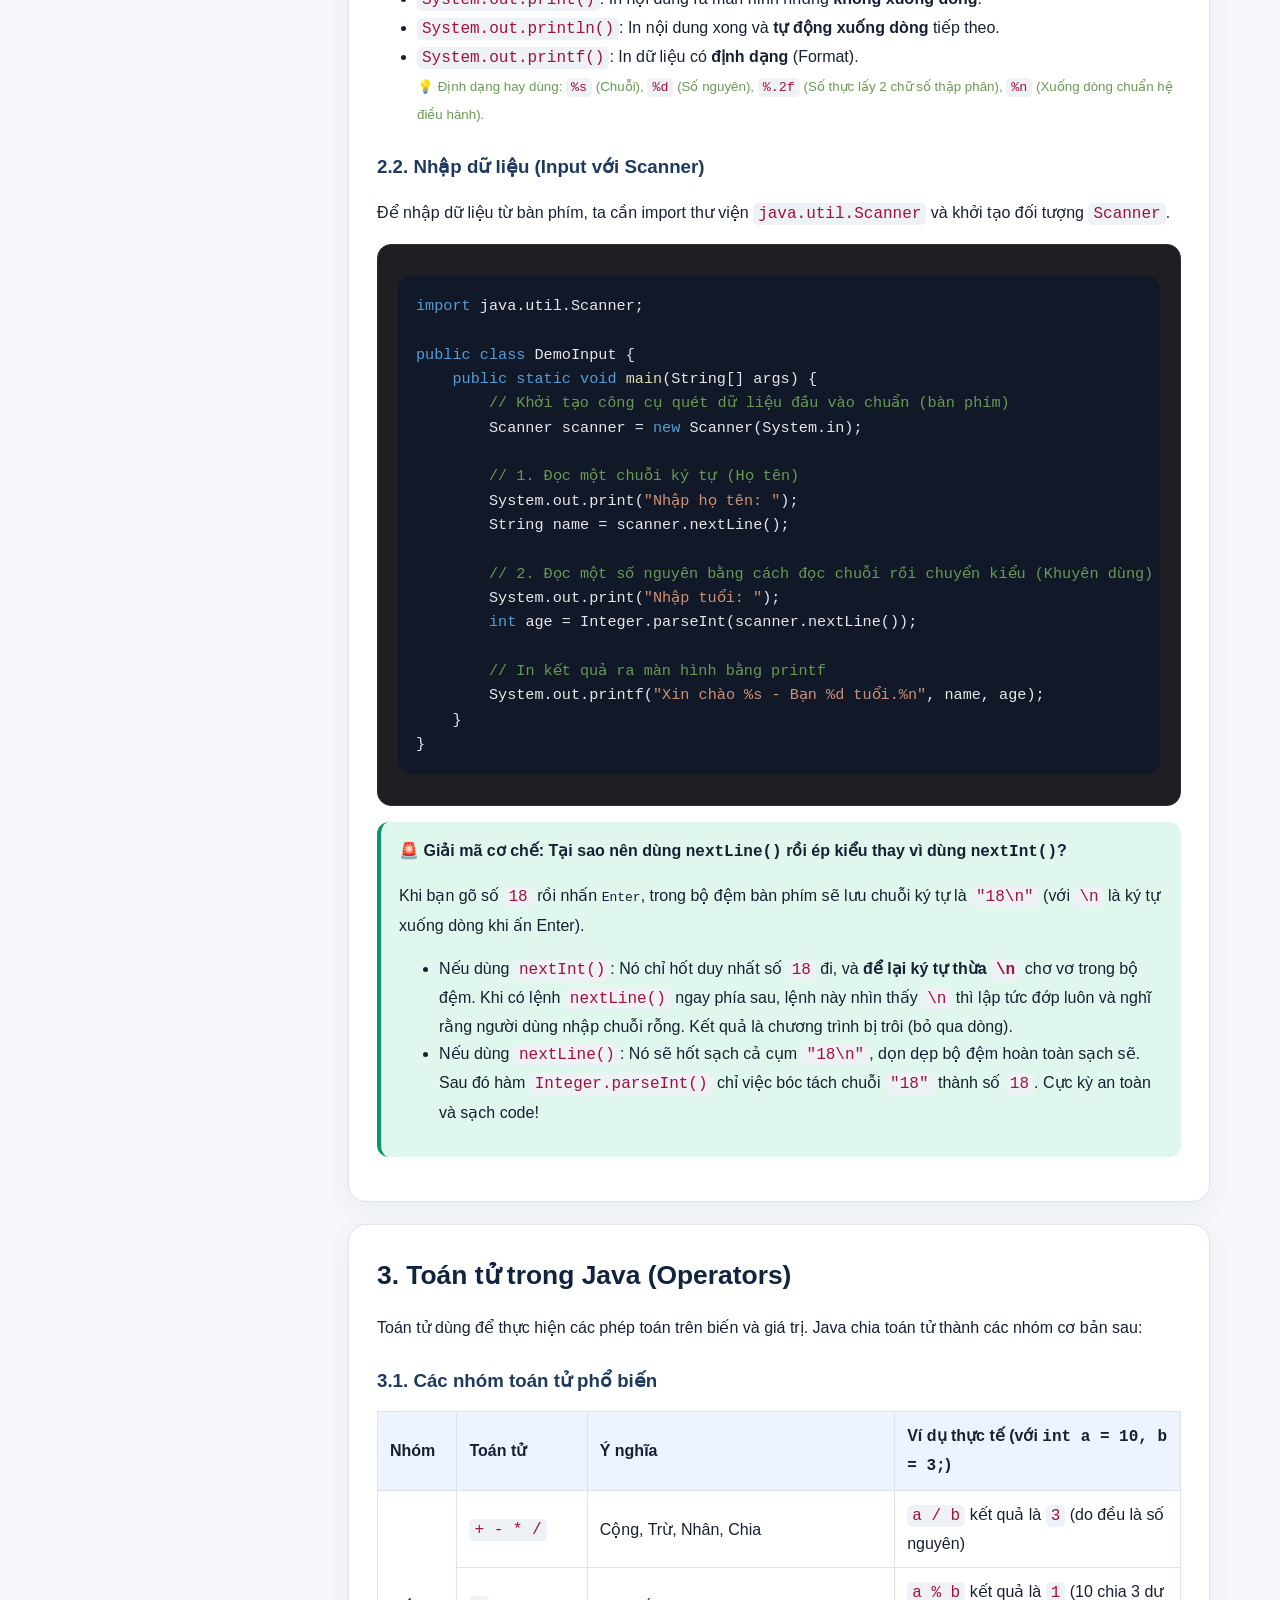
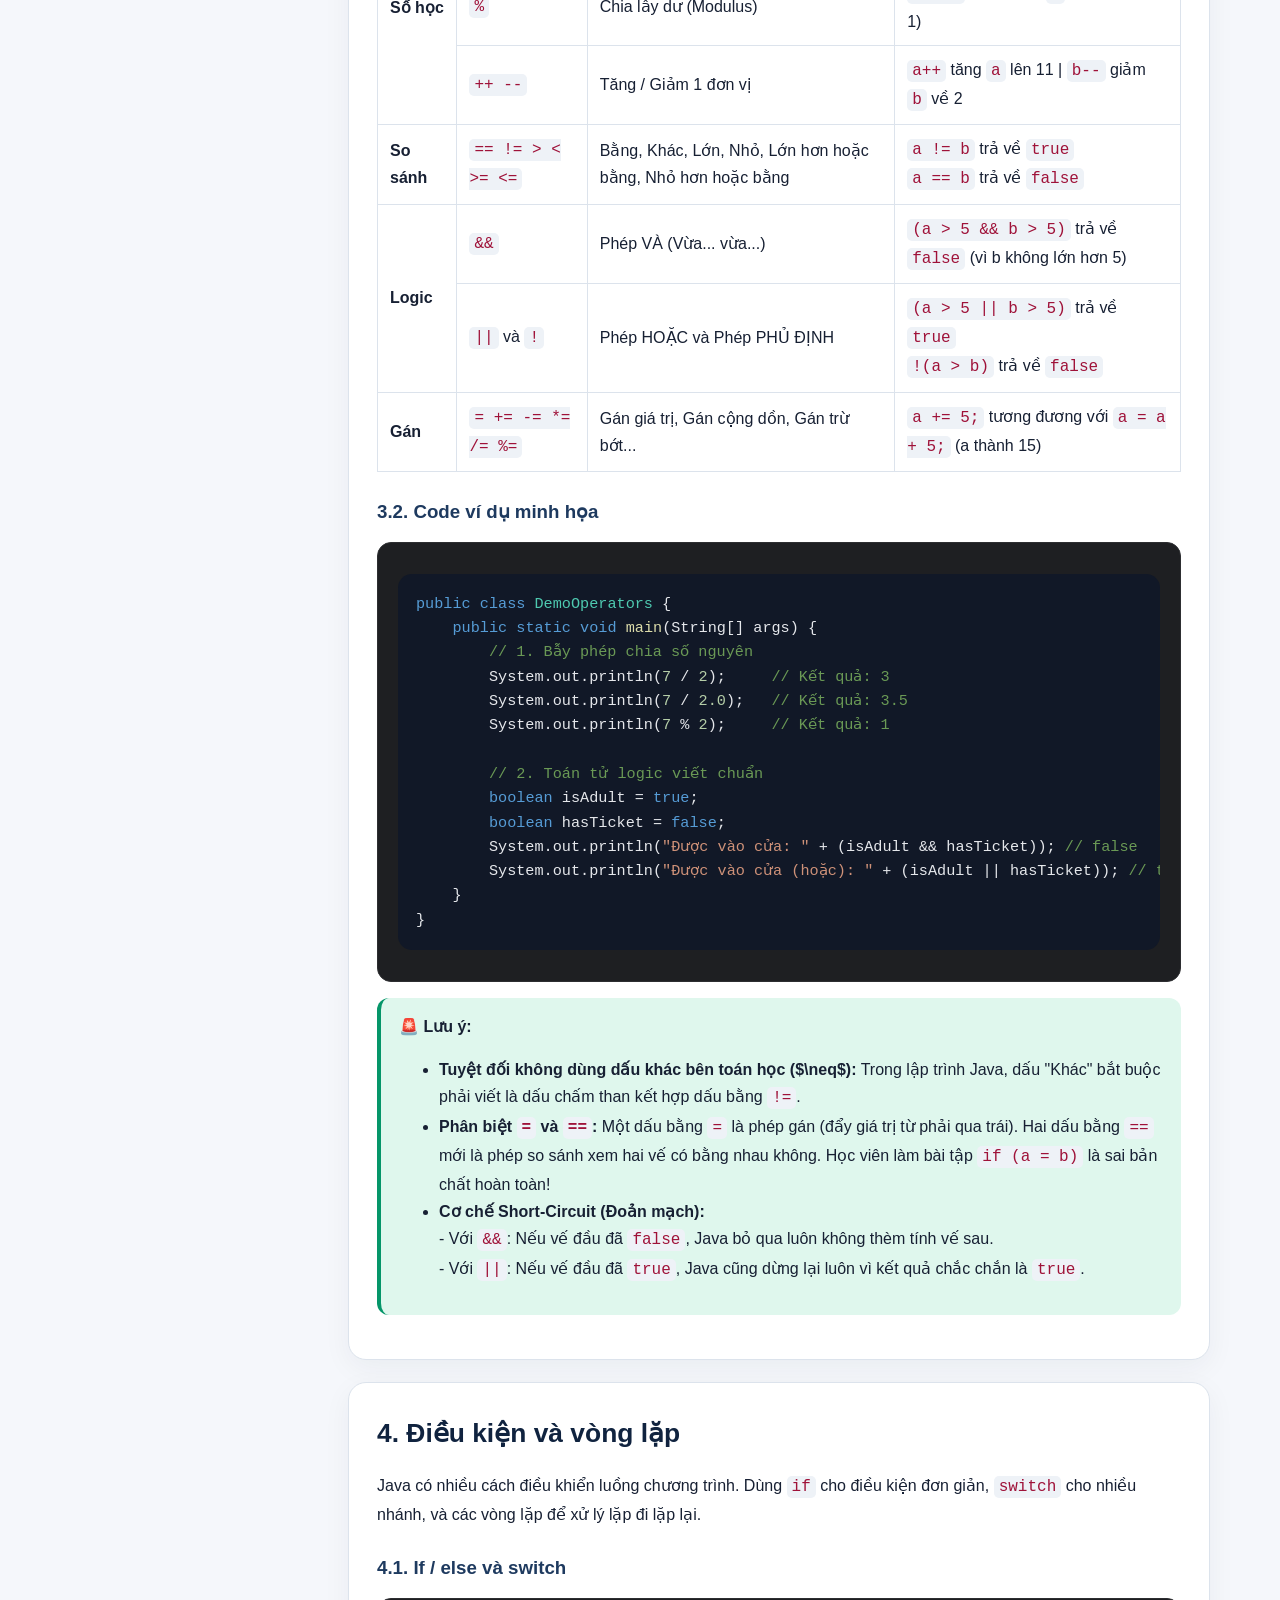
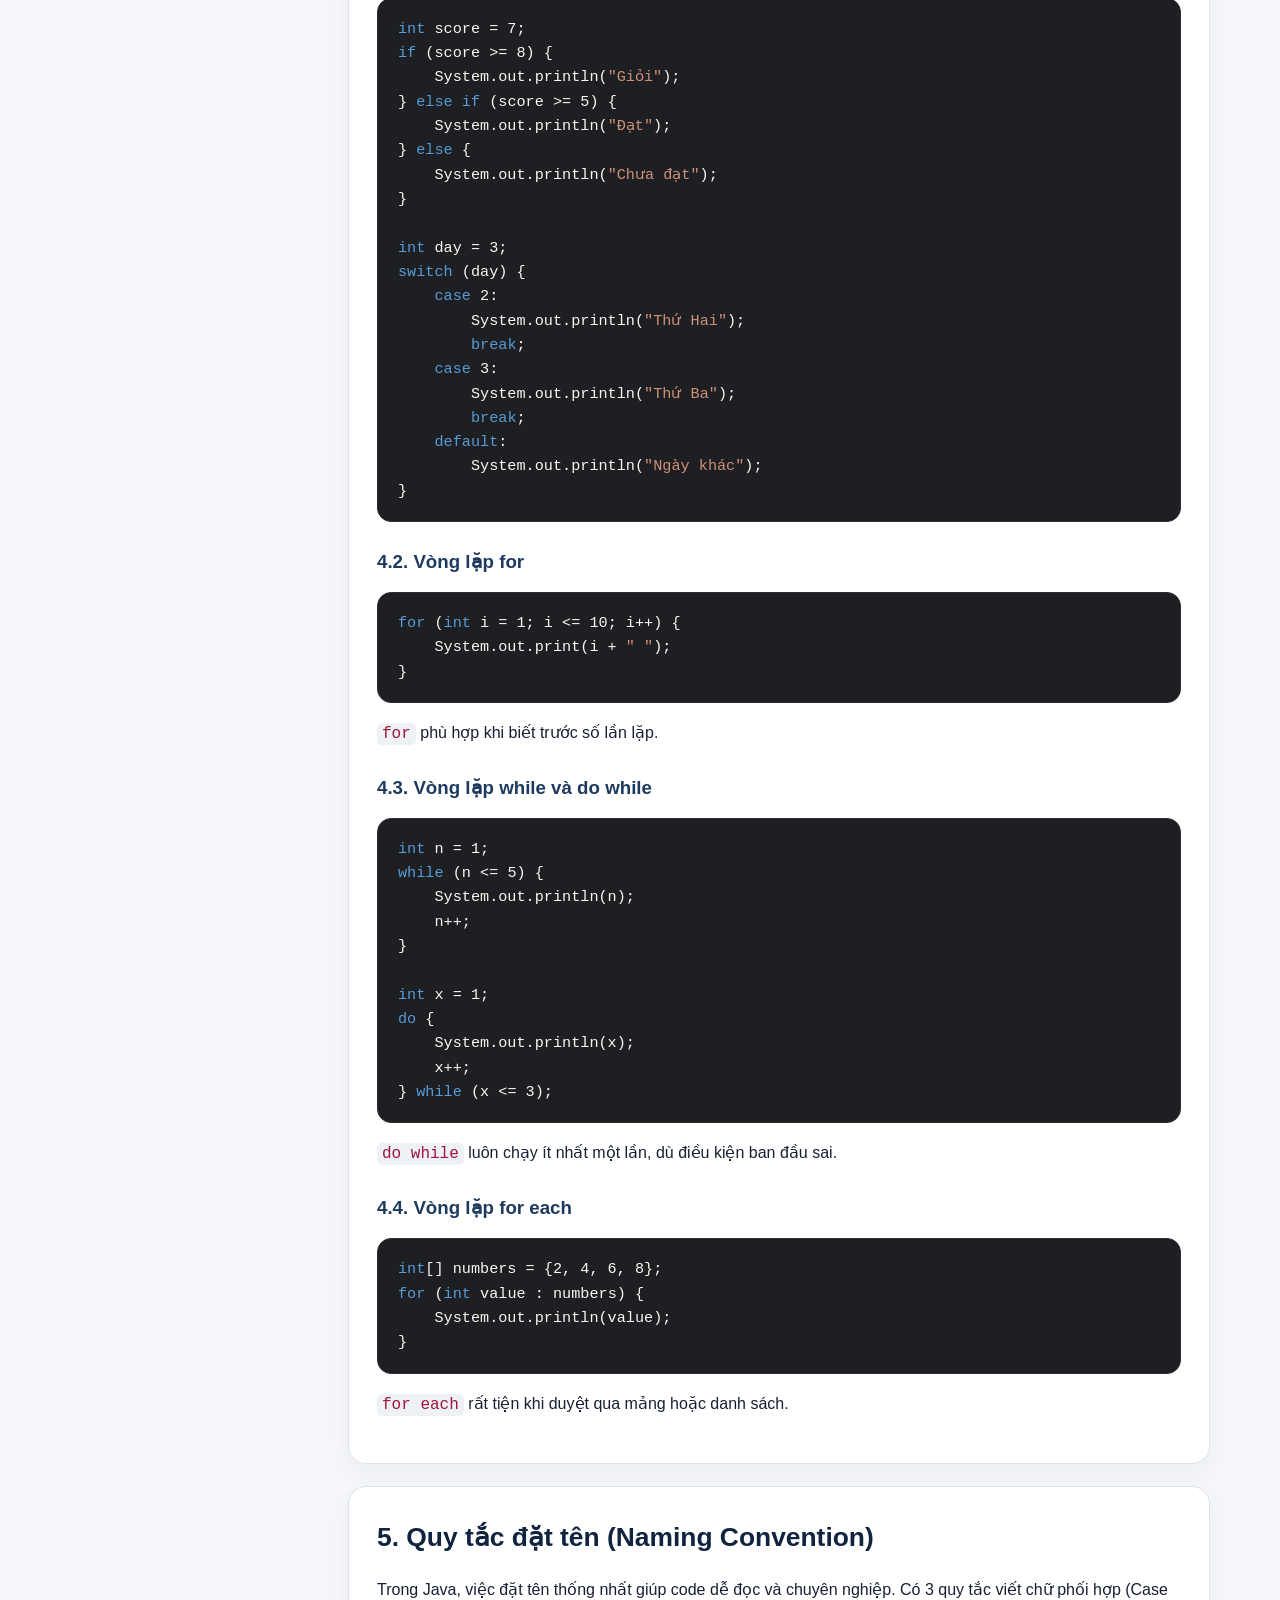
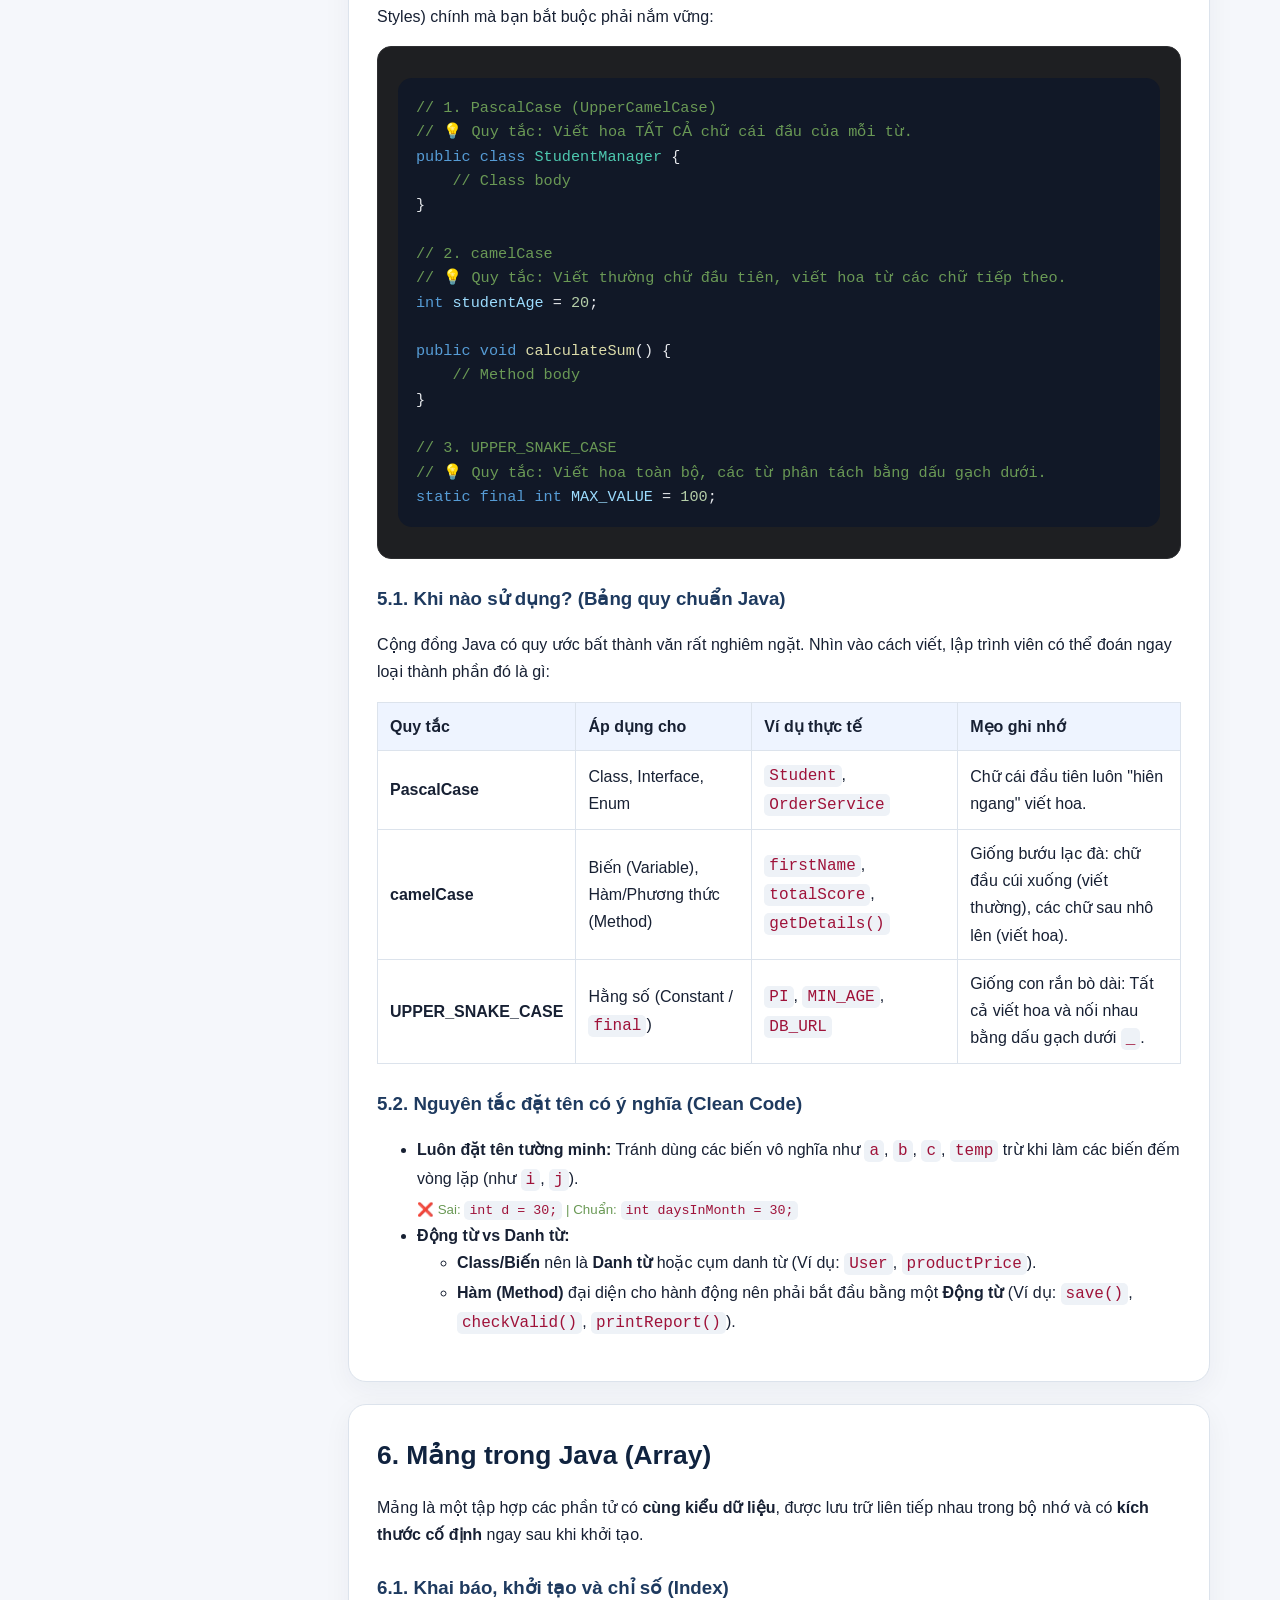
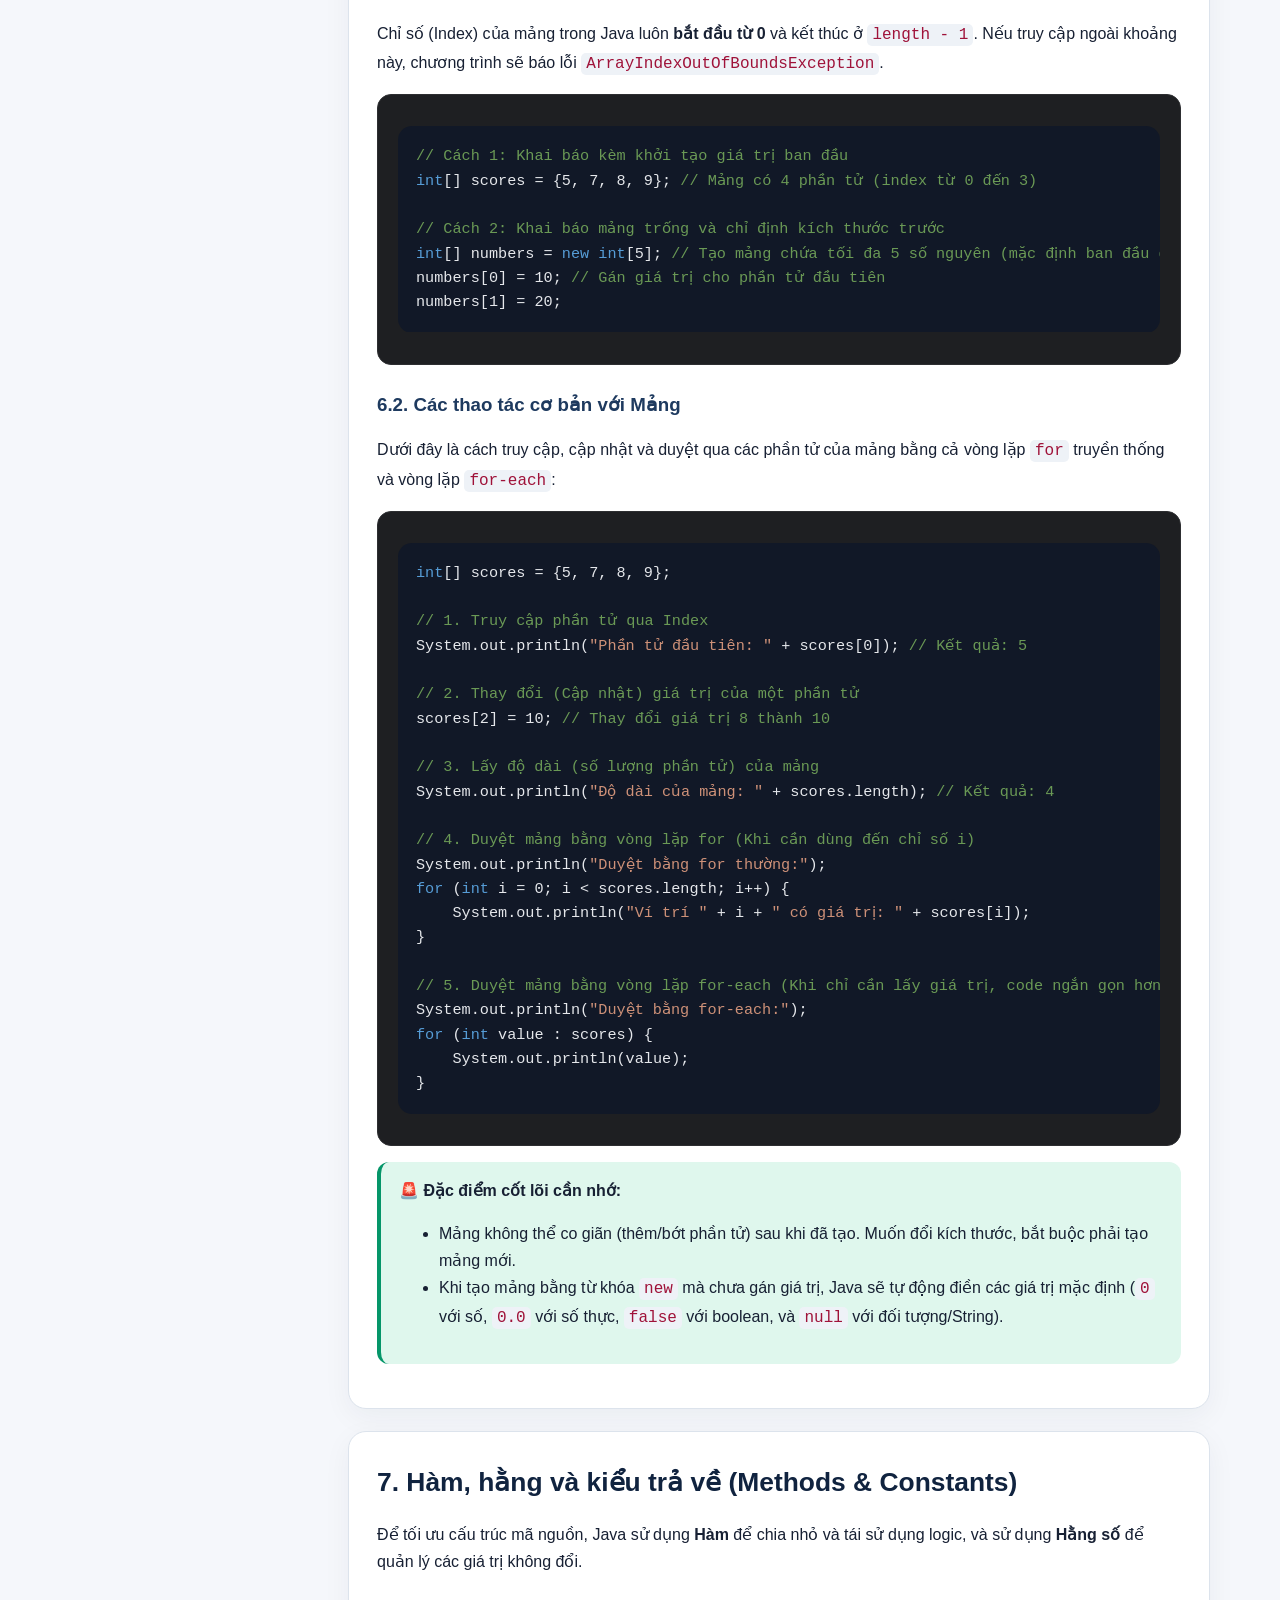
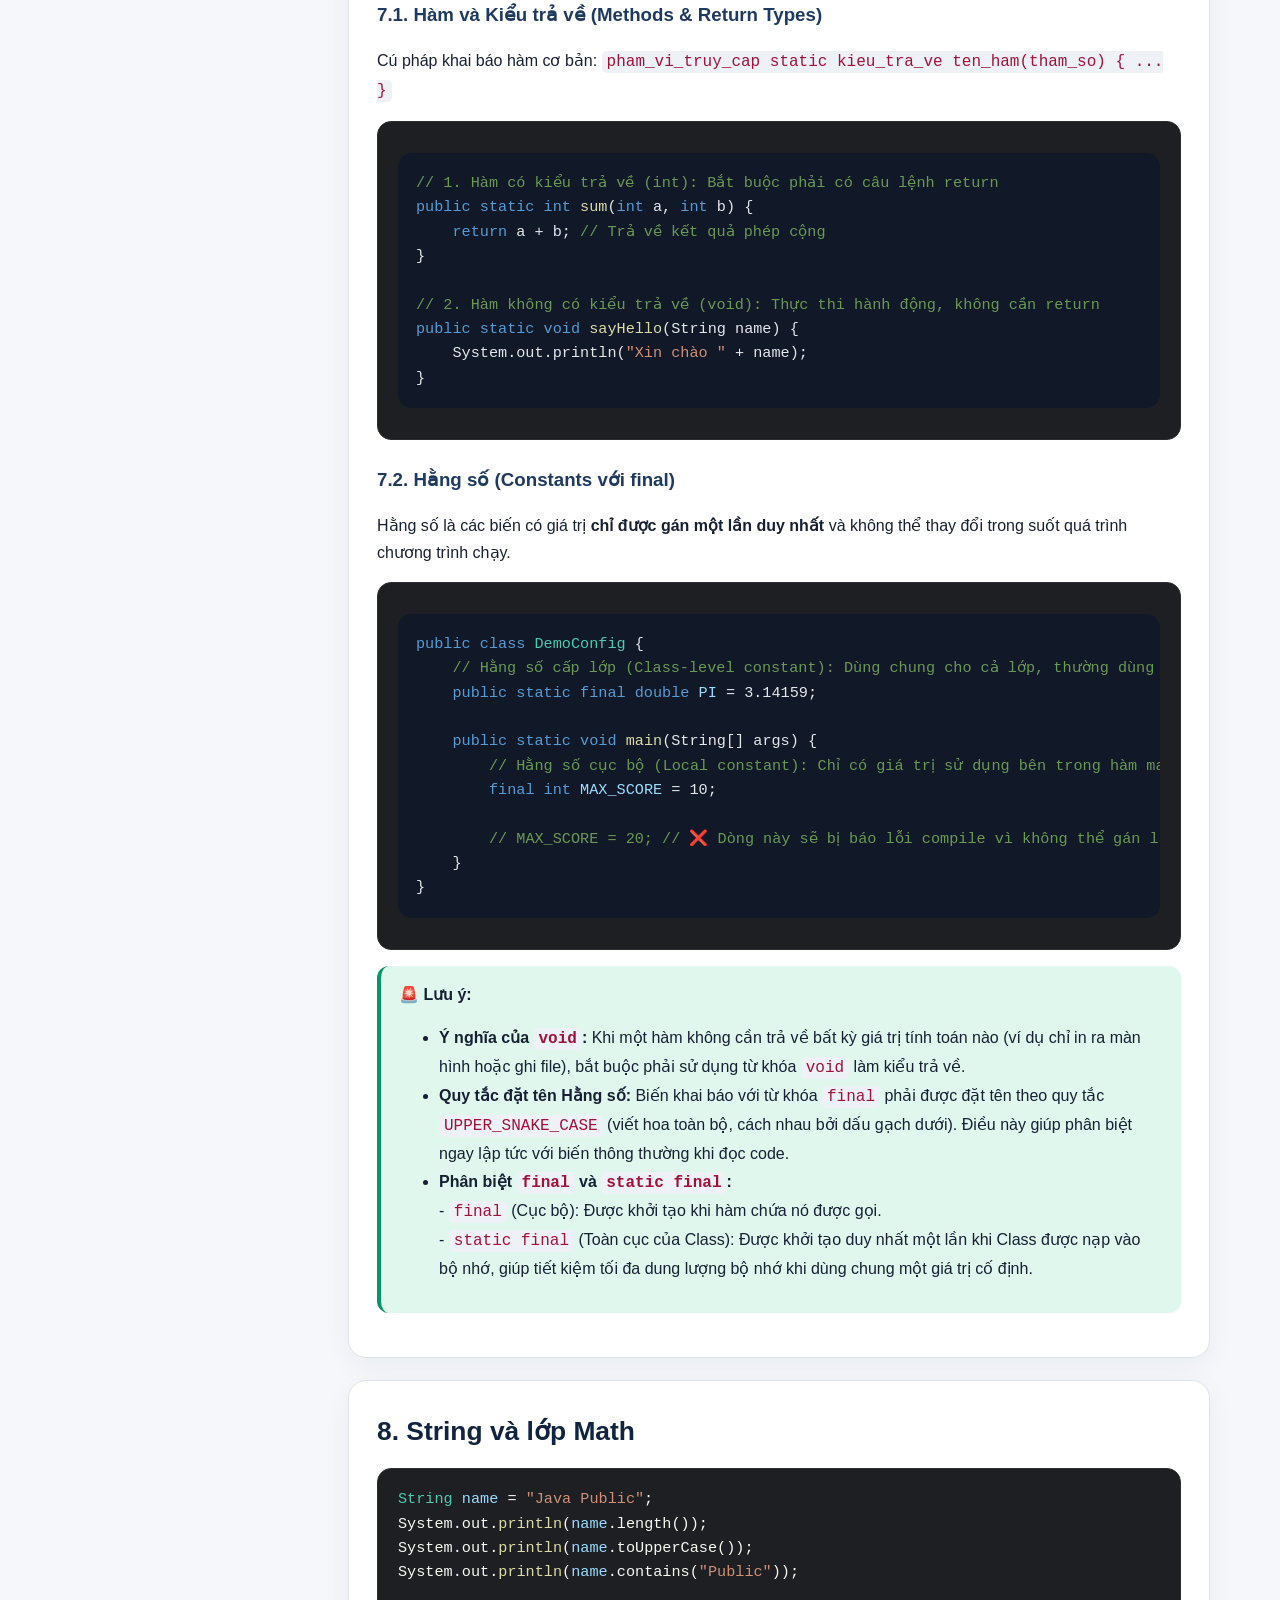
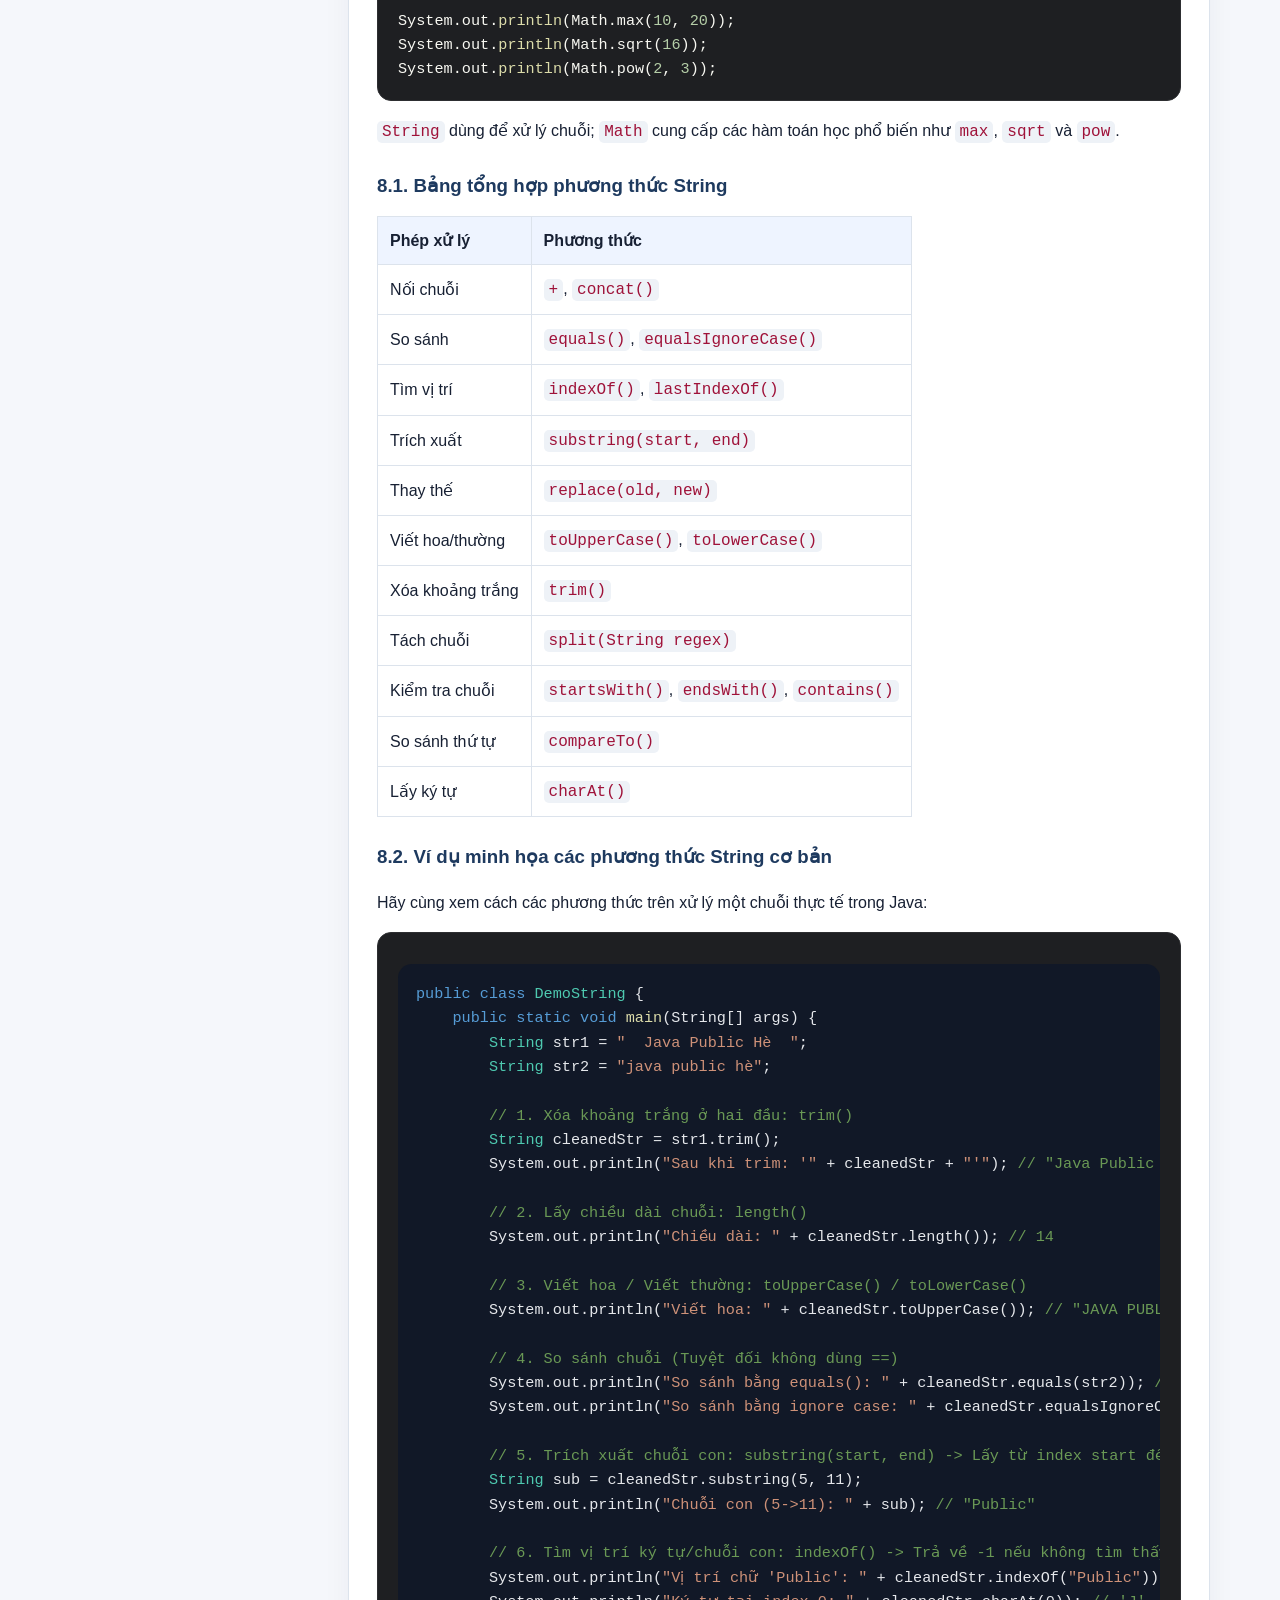
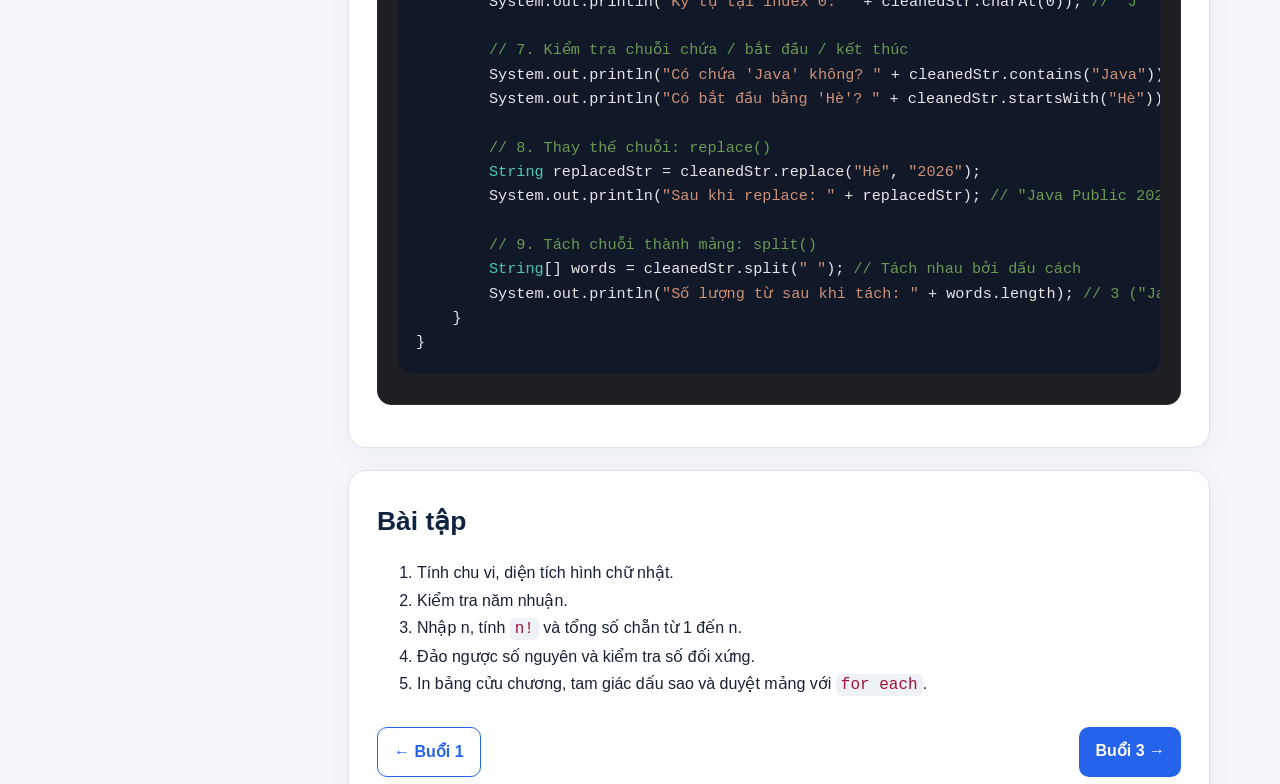
<file: Buoi2/buoi-2.html>
<!doctype html>
<html lang="vi">

<head>
    <meta charset="utf-8">
    <meta name="viewport" content="width=device-width,initial-scale=1">
    <title>Buổi 2 - Nền tảng</title>
    <link rel="stylesheet" href="styles.css">
    <style>
        .code-block {
            background: #1e1f22;
            color: #f8f8f2;
            padding: 18px 20px;
            border-radius: 14px;
            overflow-x: auto;
            border: 1px solid #2d2e31;
            margin: 14px 0
        }

        .code-block code {
            font-family: Consolas, "Courier New", monospace;
            font-size: .95rem;
            line-height: 1.6
        }

        .code-block .keyword {
            color: #569cd6
        }

        .code-block .function {
            color: #dcdcaa
        }

        .code-block .string {
            color: #ce9178
        }

        .code-block .number {
            color: #b5cea8
        }

        .code-block .comment {
            color: #6a9955
        }

        .code-block .type {
            color: #4ec9b0
        }

        .code-block .variable {
            color: #9cdcfe
        }

        .code-block .operator {
            color: #d4d4d4
        }

        .code-block .punctuation {
            color: #d4d4d4
        }
    </style>
</head>

<body>
    <nav class="topbar"><a class="brand" href="index.html">☕ JAVA PUBLIC HÈ</a><span>Buổi 2 / 8</span></nav>
    <header class="hero">
        <div class="hero-inner">
            <div class="eyebrow">Buổi 02 • Cú pháp</div>
            <h1>Nền tảng Java</h1>
            <p>Biến, kiểu dữ liệu, nhập xuất, toán tử, điều kiện và vòng lặp.</p>
        </div>
    </header>
    <div class="layout">
        <aside class="toc"><strong>Nội dung</strong><a href="#bien">Biến</a><a href="#io">Nhập xuất</a><a
                href="#op">Toán tử</a><a href="#flow">Điều khiển</a><a href="#bt">Bài tập</a></aside>
        <main>
            <section>
                <h2>Mục tiêu</h2>
                <ul class="objectives">
                    <li>Khai báo biến đúng kiểu</li>
                    <li>Nhập dữ liệu với Scanner</li>
                    <li>Viết biểu thức, điều kiện</li>
                    <li>Dùng vòng lặp giải bài toán</li>
                </ul>
            </section>
            <section id="bien">
                <h2>1. Biến và kiểu dữ liệu</h2>
                <p>Cú pháp khai báo biến: <code>kieu_du_lieu ten_bien = gia_tri;</code></p>
                <p>Trong Java, kiểu dữ liệu được chia làm 2 loại chính: <strong>Primitive (Nguyên thủy)</strong> và
                    <strong>Reference (Tham chiếu)</strong>.
                </p>

                <h3>1.1. Các kiểu dữ liệu cơ bản</h3>
                <table>
                    <tr>
                        <th>Phân loại</th>
                        <th>Kiểu dữ liệu</th>
                        <th>Kích thước</th>
                        <th>Giá trị mặc định</th>
                        <th>Ví dụ trong Java</th>
                        <th>Ý nghĩa</th>
                    </tr>
                    <tr>
                        <td rowspan="5"><strong>Primitive<br>(Nguyên thủy)</strong></td>
                        <td><code>int</code></td>
                        <td>4 bytes</td>
                        <td><code>0</code></td>
                        <td><code>25</code></td>
                        <td>Số nguyên thông thường</td>
                    </tr>
                    <tr>
                        <td><code>long</code></td>
                        <td>8 bytes</td>
                        <td><code>0L</code></td>
                        <td><code>3_000_000_000L</code></td>
                        <td>Số nguyên lớn (phải thêm hậu tố <code>L</code> hoặc <code>l</code>)</td>
                    </tr>
                    <tr>
                        <td><code>double</code></td>
                        <td>8 bytes</td>
                        <td><code>0.0</code></td>
                        <td><code>8.5</code></td>
                        <td>Số thực (mặc định của số thực trong Java)</td>
                    </tr>
                    <tr>
                        <td><code>boolean</code></td>
                        <td>1 bit</td>
                        <td><code>false</code></td>
                        <td><code>true</code> / <code>false</code></td>
                        <td>Logic Đúng/Sai</td>
                    </tr>
                    <tr>
                        <td><code>char</code></td>
                        <td>2 bytes</td>
                        <td><code>'\u0000'</code></td>
                        <td><code>'A'</code>, <code>'9'</code></td>
                        <td>Một ký tự duy nhất (nằm trong nháy đơn <code>' '</code>)</td>
                    </tr>
                    <tr>
                        <td><strong>Reference<br>(Tham chiếu)</strong></td>
                        <td><code>String</code></td>
                        <td>Phụ thuộc chuỗi</td>
                        <td><code>null</code></td>
                        <td><code>"An"</code>, <code>"Java Public"</code></td>
                        <td>Chuỗi ký tự văn bản (nằm trong nháy kép <code>" "</code>)</td>
                    </tr>
                </table>

                <div class="tip">
                    <strong>🚨 3 Điểm "Bẫy" cần lưu ý:</strong>
                    <ul>
                        <li><strong>Hậu tố L của kiểu long:</strong> Nếu viết <code>long n = 3000000000;</code> sẽ bị
                            lỗi compile vì Java mặc định hiểu các số nguyên ghi ra là kiểu <code>int</code> (mà số này
                            vượt quá giới hạn <code>int</code>). Bắt buộc phải thêm chữ <code>L</code> thành
                            <code>3_000_000_000L</code>.
                        </li>
                        <li><strong>Nháy đơn vs Nháy kép:</strong> Kiểu <code>char</code> bắt buộc dùng nháy đơn
                            (<code>'A'</code>), còn <code>String</code> bắt buộc dùng nháy kép (<code>"An"</code>). Viết
                            lộn xộn code không biên dịch được.</li>
                        <li><strong>Chữ hoa chữ thường:</strong> Các kiểu nguyên thủy viết thường hoàn toàn
                            (<code>int</code>, <code>long</code>...), riêng <code>String</code> là một Class (kiểu tham
                            chiếu) nên viết hoa chữ <code>S</code> theo đúng chuẩn PascalCase.</li>
                    </ul>
                </div>
                <h3>1.2. Ép kiểu dữ liệu (Type Casting)</h3>
                <p>Ép kiểu là quá trình chuyển đổi một biến từ kiểu dữ liệu này sang kiểu dữ liệu khác. Trong Java có 2
                    loại ép kiểu:</p>

                <div class="code-block">
                    <pre><code><span class="comment">// 1. Ép kiểu tự động (Widening / Implicit Casting)</span>
<span class="keyword">int</span> myInt = 9;
<span class="keyword">double</span> myDouble = myInt; <span class="comment">// Tự động chuyển từ int sang double</span>
System.out.println(myDouble); <span class="comment">// Kết quả: 9.0</span>

<span class="comment">// 2. Ép kiểu thủ công (Narrowing / Explicit Casting)</span>
<span class="keyword">double</span> pi = 3.14;
<span class="keyword">int</span> roundedPi = (<span class="keyword">int</span>) pi; <span class="comment">// Bắt buộc phải ghi rõ kiểu dữ liệu trong ngoặc (...)</span>
System.out.println(roundedPi); <span class="comment">// Kết quả: 3 (Phần thập phân .14 đã bị cắt bỏ)</span></code></pre>
                </div>

                <table>
                    <tr>
                        <th>Loại ép kiểu</th>
                        <th>Cơ chế</th>
                        <th>An toàn dữ liệu</th>
                        <th>Chiều chuyển đổi</th>
                    </tr>
                    <tr>
                        <td><strong>Tự động</strong><br>(Widening)</td>
                        <td>Java tự xử lý khi chuyển từ kiểu có **kích thước nhỏ** sang kiểu có **kích thước lớn hơn**.
                        </td>
                        <td>✅ An toàn tuyệt đối, không sợ mất dữ liệu.</td>
                        <td><code>byte</code> → <code>short</code> → <code>char</code> → <code>int</code> →
                            <code>long</code> → <code>float</code> → <code>double</code>
                        </td>
                    </tr>
                    <tr>
                        <td><strong>Thủ công</strong><br>(Narrowing)</td>
                        <td>Lập trình viên phải tự ép bằng cú pháp <code>(kiểu_dữ_liệu)</code> khi chuyển từ **lớn** về
                            **nhỏ**.</td>
                        <td>❌ Rủi ro, có thể gây mất hoặc tràn dữ liệu (như mất phần thập phân, tràn số).</td>
                        <td><code>double</code> → <code>float</code> → <code>long</code> → <code>int</code> →
                            <code>char</code> → <code>short</code> → <code>byte</code>
                        </td>
                    </tr>
                </table>

                <div class="tip">
                    <strong>💡 Bài toán chia số nguyên kinh điển (Bẫy phỏng vấn/kiểm tra):</strong>
                    <br>Nếu viết <code>double result = 7 / 2;</code>, học viên thường nghĩ kết quả là <code>3.5</code>.
                    <br>Nhưng thực tế: Java tính <code>7 / 2</code> (int / int) bằng <code>3</code> trước, rồi mới gán
                    <code>3</code> đó vào biến double thành <code>3.0</code>.
                    <br>👉 <strong>Cách xử lý đúng:</strong> Phải ép kiểu cho ít nhất một vế:
                    <code>double result = (double) 7 / 2;</code> hoặc viết thẳng <code>7.0 / 2</code> để ra kết quả
                    chuẩn <code>3.5</code>.
                </div>
            </section>
            <section id="io">
                <h2>2. Nhập và xuất dữ liệu (Input & Output)</h2>
                <p>Để giao tiếp với người dùng, Java cung cấp các phương thức xuất dữ liệu chuẩn qua
                    <code>System.out</code> và đọc dữ liệu nhập vào thông qua lớp <code>Scanner</code>.
                </p>

                <h3>2.1. Xuất dữ liệu (Output)</h3>
                <p>Java có 3 phương thức xuất dữ liệu ra màn hình Console phổ biến:</p>
                <ul>
                    <li><code>System.out.print()</code>: In nội dung ra màn hình nhưng <strong>không xuống
                            dòng</strong>.</li>
                    <li><code>System.out.println()</code>: In nội dung xong và <strong>tự động xuống dòng</strong> tiếp
                        theo.</li>
                    <li><code>System.out.printf()</code>: In dữ liệu có <strong>định dạng</strong> (Format).
                        <br><small style="color: #6a9955;">💡 Định dạng hay dùng: <code>%s</code> (Chuỗi),
                            <code>%d</code> (Số nguyên), <code>%.2f</code> (Số thực lấy 2 chữ số thập phân),
                            <code>%n</code> (Xuống dòng chuẩn hệ điều hành).</small>
                    </li>
                </ul>

                <h3>2.2. Nhập dữ liệu (Input với Scanner)</h3>
                <p>Để nhập dữ liệu từ bàn phím, ta cần import thư viện <code>java.util.Scanner</code> và khởi tạo đối
                    tượng <code>Scanner</code>.</p>

                <div class="code-block">
                    <pre><code><span class="keyword">import</span> java.util.Scanner;

<span class="keyword">public class</span> DemoInput {
    <span class="keyword">public static void</span> <span class="function">main</span>(String[] args) {
        <span class="comment">// Khởi tạo công cụ quét dữ liệu đầu vào chuẩn (bàn phím)</span>
        Scanner scanner = <span class="keyword">new</span> Scanner(System.in);

        <span class="comment">// 1. Đọc một chuỗi ký tự (Họ tên)</span>
        System.out.print(<span class="string">"Nhập họ tên: "</span>);
        String name = scanner.nextLine();

        <span class="comment">// 2. Đọc một số nguyên bằng cách đọc chuỗi rồi chuyển kiểu (Khuyên dùng)</span>
        System.out.print(<span class="string">"Nhập tuổi: "</span>);
        <span class="keyword">int</span> age = Integer.parseInt(scanner.nextLine());

        <span class="comment">// In kết quả ra màn hình bằng printf</span>
        System.out.printf(<span class="string">"Xin chào %s - Bạn %d tuổi.%n"</span>, name, age);
    }
}</code></pre>
                </div>

                <div class="tip">
                    <strong>🚨 Giải mã cơ chế: Tại sao nên dùng <code>nextLine()</code> rồi ép kiểu thay vì dùng
                        <code>nextInt()</code>?</strong>
                    <p>Khi bạn gõ số <code>18</code> rồi nhấn <kbd>Enter</kbd>, trong bộ đệm bàn phím sẽ lưu chuỗi ký tự
                        là <code>"18\n"</code> (với <code>\n</code> là ký tự xuống dòng khi ấn Enter).</p>
                    <ul>
                        <li>Nếu dùng <code>nextInt()</code>: Nó chỉ hốt duy nhất số <code>18</code> đi, và <strong>để
                                lại ký tự thừa <code>\n</code></strong> chơ vơ trong bộ đệm. Khi có lệnh
                            <code>nextLine()</code> ngay phía sau, lệnh này nhìn thấy <code>\n</code> thì lập tức đớp
                            luôn và nghĩ rằng người dùng nhập chuỗi rỗng. Kết quả là chương trình bị trôi (bỏ qua dòng).
                        </li>
                        <li>Nếu dùng <code>nextLine()</code>: Nó sẽ hốt sạch cả cụm <code>"18\n"</code>, dọn dẹp bộ đệm
                            hoàn toàn sạch sẽ. Sau đó hàm <code>Integer.parseInt()</code> chỉ việc bóc tách chuỗi
                            <code>"18"</code> thành số <code>18</code>. Cực kỳ an toàn và sạch code!
                        </li>
                    </ul>
                </div>
            </section>
            <section id="op">
                <h2>3. Toán tử trong Java (Operators)</h2>
                <p>Toán tử dùng để thực hiện các phép toán trên biến và giá trị. Java chia toán tử thành các nhóm cơ bản
                    sau:</p>

                <h3>3.1. Các nhóm toán tử phổ biến</h3>
                <table>
                    <tr>
                        <th>Nhóm</th>
                        <th>Toán tử</th>
                        <th>Ý nghĩa</th>
                        <th>Ví dụ thực tế (với <code>int a = 10, b = 3;</code>)</th>
                    </tr>
                    <tr>
                        <td rowspan="3"><strong>Số học</strong></td>
                        <td><code>+  -  * /</code></td>
                        <td>Cộng, Trừ, Nhân, Chia</td>
                        <td><code>a / b</code> kết quả là <code>3</code> (do đều là số nguyên)</td>
                    </tr>
                    <tr>
                        <td><code>%</code></td>
                        <td>Chia lấy dư (Modulus)</td>
                        <td><code>a % b</code> kết quả là <code>1</code> (10 chia 3 dư 1)</td>
                    </tr>
                    <tr>
                        <td><code>++  --</code></td>
                        <td>Tăng / Giảm 1 đơn vị</td>
                        <td><code>a++</code> tăng <code>a</code> lên 11 | <code>b--</code> giảm <code>b</code> về 2</td>
                    </tr>
                    <tr>
                        <td><strong>So sánh</strong></td>
                        <td><code>==  !=  &gt;  &lt;  &gt;=  &lt;=</code></td>
                        <td>Bằng, Khác, Lớn, Nhỏ, Lớn hơn hoặc bằng, Nhỏ hơn hoặc bằng</td>
                        <td><code>a != b</code> trả về <code>true</code><br><code>a == b</code> trả về
                            <code>false</code>
                        </td>
                    </tr>
                    <tr>
                        <td rowspan="2"><strong>Logic</strong></td>
                        <td><code>&&</code></td>
                        <td>Phép VÀ (Vừa... vừa...)</td>
                        <td><code>(a > 5 && b > 5)</code> trả về <code>false</code> (vì b không lớn hơn 5)</td>
                    </tr>
                    <tr>
                        <td><code>||</code> và <code>!</code></td>
                        <td>Phép HOẶC và Phép PHỦ ĐỊNH</td>
                        <td><code>(a > 5 || b > 5)</code> trả về <code>true</code><br><code>!(a > b)</code> trả về
                            <code>false</code>
                        </td>
                    </tr>
                    <tr>
                        <td><strong>Gán</strong></td>
                        <td><code>=  +=  -=  *=  /=  %=</code></td>
                        <td>Gán giá trị, Gán cộng dồn, Gán trừ bớt...</td>
                        <td><code>a += 5;</code> tương đương với <code>a = a + 5;</code> (a thành 15)</td>
                    </tr>
                </table>

                <h3>3.2. Code ví dụ minh họa</h3>
                <div class="code-block">
                    <pre><code><span class="keyword">public class</span> <span class="type">DemoOperators</span> {
    <span class="keyword">public static void</span> <span class="function">main</span>(String[] args) {
        <span class="comment">// 1. Bẫy phép chia số nguyên</span>
        System.out.println(<span class="number">7</span> / <span class="number">2</span>);     <span class="comment">// Kết quả: 3</span>
        System.out.println(<span class="number">7</span> / <span class="number">2.0</span>);   <span class="comment">// Kết quả: 3.5</span>
        System.out.println(<span class="number">7</span> % <span class="number">2</span>);     <span class="comment">// Kết quả: 1</span>

        <span class="comment">// 2. Toán tử logic viết chuẩn</span>
        <span class="keyword">boolean</span> isAdult = <span class="keyword">true</span>;
        <span class="keyword">boolean</span> hasTicket = <span class="keyword">false</span>;
        System.out.println(<span class="string">"Được vào cửa: "</span> + (isAdult && hasTicket)); <span class="comment">// false</span>
        System.out.println(<span class="string">"Được vào cửa (hoặc): "</span> + (isAdult || hasTicket)); <span class="comment">// true</span>
    }
}</code></pre>
                </div>

                <div class="tip">
                    <strong>🚨 Lưu ý:</strong>
                    <ul>
                        <li><strong>Tuyệt đối không dùng dấu khác bên toán học ($\neq$):</strong> Trong lập trình Java,
                            dấu "Khác" bắt buộc phải viết là dấu chấm than kết hợp dấu bằng <code>!=</code>.</li>
                        <li><strong>Phân biệt <code>=</code> và <code>==</code>:</strong> Một dấu bằng <code>=</code> là
                            phép gán (đẩy giá trị từ phải qua trái). Hai dấu bằng <code>==</code> mới là phép so sánh
                            xem hai vế có bằng nhau không. Học viên làm bài tập <code>if (a = b)</code> là sai bản chất
                            hoàn toàn!</li>
                        <li><strong>Cơ chế Short-Circuit (Đoản mạch):</strong>
                            <br>- Với <code>&&</code>: Nếu vế đầu đã <code>false</code>, Java bỏ qua luôn không thèm
                            tính vế sau.
                            <br>- Với <code>||</code>: Nếu vế đầu đã <code>true</code>, Java cũng dừng lại luôn vì kết
                            quả chắc chắn là <code>true</code>.
                        </li>
                    </ul>
                </div>
            </section>
            <section id="flow">
                <h2>4. Điều kiện và vòng lặp</h2>
                <p>Java có nhiều cách điều khiển luồng chương trình. Dùng <code>if</code> cho điều kiện đơn giản,
                    <code>switch</code> cho nhiều nhánh, và các vòng lặp để xử lý lặp đi lặp lại.
                </p>
                <h3>4.1. If / else và switch</h3>
                <pre class="code-block"><code><span class="keyword">int</span> score = 7;
<span class="keyword">if</span> (score &gt;= 8) {
    System.out.println(<span class="string">"Giỏi"</span>);
} <span class="keyword">else if</span> (score &gt;= 5) {
    System.out.println(<span class="string">"Đạt"</span>);
} <span class="keyword">else</span> {
    System.out.println(<span class="string">"Chưa đạt"</span>);
}

<span class="keyword">int</span> day = 3;
<span class="keyword">switch</span> (day) {
    <span class="keyword">case</span> 2:
        System.out.println(<span class="string">"Thứ Hai"</span>);
        <span class="keyword">break</span>;
    <span class="keyword">case</span> 3:
        System.out.println(<span class="string">"Thứ Ba"</span>);
        <span class="keyword">break</span>;
    <span class="keyword">default</span>:
        System.out.println(<span class="string">"Ngày khác"</span>);
}</code></pre>
                <h3>4.2. Vòng lặp for</h3>
                <pre class="code-block"><code><span class="keyword">for</span> (<span class="keyword">int</span> i = 1; i &lt;= 10; i++) {
    System.out.print(i + <span class="string">" "</span>);
}</code></pre>
                <p><code>for</code> phù hợp khi biết trước số lần lặp.</p>
                <h3>4.3. Vòng lặp while và do while</h3>
                <pre class="code-block"><code><span class="keyword">int</span> n = 1;
<span class="keyword">while</span> (n &lt;= 5) {
    System.out.println(n);
    n++;
}

<span class="keyword">int</span> x = 1;
<span class="keyword">do</span> {
    System.out.println(x);
    x++;
} <span class="keyword">while</span> (x &lt;= 3);</code></pre>
                <p><code>do while</code> luôn chạy ít nhất một lần, dù điều kiện ban đầu sai.</p>
                <h3>4.4. Vòng lặp for each</h3>
                <pre class="code-block"><code><span class="keyword">int</span>[] numbers = {2, 4, 6, 8};
<span class="keyword">for</span> (<span class="keyword">int</span> value : numbers) {
    System.out.println(value);
}</code></pre>
                <p><code>for each</code> rất tiện khi duyệt qua mảng hoặc danh sách.</p>
            </section>
            <section id="name">
                <h2>5. Quy tắc đặt tên (Naming Convention)</h2>
                <p>Trong Java, việc đặt tên thống nhất giúp code dễ đọc và chuyên nghiệp. Có 3 quy tắc viết chữ phối hợp
                    (Case Styles) chính mà bạn bắt buộc phải nắm vững:</p>

                <div class="code-block">
                    <pre><code><span class="comment">// 1. PascalCase (UpperCamelCase)</span>
<span class="comment">// 💡 Quy tắc: Viết hoa TẤT CẢ chữ cái đầu của mỗi từ.</span>
<span class="keyword">public class</span> <span class="type">StudentManager</span> {
    <span class="comment">// Class body</span>
}

<span class="comment">// 2. camelCase</span>
<span class="comment">// 💡 Quy tắc: Viết thường chữ đầu tiên, viết hoa từ các chữ tiếp theo.</span>
<span class="keyword">int</span> <span class="variable">studentAge</span> = <span class="number">20</span>;

<span class="keyword">public void</span> <span class="function">calculateSum</span>() {
    <span class="comment">// Method body</span>
}

<span class="comment">// 3. UPPER_SNAKE_CASE</span>
<span class="comment">// 💡 Quy tắc: Viết hoa toàn bộ, các từ phân tách bằng dấu gạch dưới.</span>
<span class="keyword">static final int</span> <span class="variable">MAX_VALUE</span> = <span class="number">100</span>;</code></pre>
                </div>

                <h3>5.1. Khi nào sử dụng? (Bảng quy chuẩn Java)</h3>
                <p>Cộng đồng Java có quy ước bất thành văn rất nghiêm ngặt. Nhìn vào cách viết, lập trình viên có thể
                    đoán ngay loại thành phần đó là gì:</p>

                <table>
                    <tr>
                        <th>Quy tắc</th>
                        <th>Áp dụng cho</th>
                        <th>Ví dụ thực tế</th>
                        <th>Mẹo ghi nhớ</th>
                    </tr>
                    <tr>
                        <td><strong>PascalCase</strong></td>
                        <td>Class, Interface, Enum</td>
                        <td><code>Student</code>, <code>OrderService</code></td>
                        <td>Chữ cái đầu tiên luôn "hiên ngang" viết hoa.</td>
                    </tr>
                    <tr>
                        <td><strong>camelCase</strong></td>
                        <td>Biến (Variable), Hàm/Phương thức (Method)</td>
                        <td><code>firstName</code>, <code>totalScore</code>, <code>getDetails()</code></td>
                        <td>Giống bướu lạc đà: chữ đầu cúi xuống (viết thường), các chữ sau nhô lên (viết hoa).</td>
                    </tr>
                    <tr>
                        <td><strong>UPPER_SNAKE_CASE</strong></td>
                        <td>Hằng số (Constant / <code>final</code>)</td>
                        <td><code>PI</code>, <code>MIN_AGE</code>, <code>DB_URL</code></td>
                        <td>Giống con rắn bò dài: Tất cả viết hoa và nối nhau bằng dấu gạch dưới <code>_</code>.</td>
                    </tr>
                </table>

                <h3>5.2. Nguyên tắc đặt tên có ý nghĩa (Clean Code)</h3>
                <ul>
                    <li><strong>Luôn đặt tên tường minh:</strong> Tránh dùng các biến vô nghĩa như <code>a</code>,
                        <code>b</code>, <code>c</code>, <code>temp</code> trừ khi làm các biến đếm vòng lặp (như
                        <code>i</code>, <code>j</code>).
                        <br><small style="color: #6a9955;">❌ Sai: <code>int d = 30;</code> | Chuẩn:
                            <code>int daysInMonth = 30;</code></small>
                    </li>
                    <li><strong>Động từ vs Danh từ:</strong>
                        <ul>
                            <li><strong>Class/Biến</strong> nên là <strong>Danh từ</strong> hoặc cụm danh từ (Ví dụ:
                                <code>User</code>, <code>productPrice</code>).
                            </li>
                            <li><strong>Hàm (Method)</strong> đại diện cho hành động nên phải bắt đầu bằng một
                                <strong>Động từ</strong> (Ví dụ: <code>save()</code>, <code>checkValid()</code>,
                                <code>printReport()</code>).
                            </li>
                        </ul>
                    </li>
                </ul>
            </section>
            <section id="array">
                <h2>6. Mảng trong Java (Array)</h2>
                <p>Mảng là một tập hợp các phần tử có <strong>cùng kiểu dữ liệu</strong>, được lưu trữ liên tiếp nhau
                    trong bộ nhớ và có <strong>kích thước cố định</strong> ngay sau khi khởi tạo.</p>

                <h3>6.1. Khai báo, khởi tạo và chỉ số (Index)</h3>
                <p>Chỉ số (Index) của mảng trong Java luôn <strong>bắt đầu từ 0</strong> và kết thúc ở
                    <code>length - 1</code>. Nếu truy cập ngoài khoảng này, chương trình sẽ báo lỗi
                    <code>ArrayIndexOutOfBoundsException</code>.
                </p>

                <div class="code-block">
                    <pre><code><span class="comment">// Cách 1: Khai báo kèm khởi tạo giá trị ban đầu</span>
<span class="keyword">int</span>[] scores = {5, 7, 8, 9}; <span class="comment">// Mảng có 4 phần tử (index từ 0 đến 3)</span>

<span class="comment">// Cách 2: Khai báo mảng trống và chỉ định kích thước trước</span>
<span class="keyword">int</span>[] numbers = <span class="keyword">new</span> <span class="keyword">int</span>[5]; <span class="comment">// Tạo mảng chứa tối đa 5 số nguyên (mặc định ban đầu đều là 0)</span>
numbers[0] = 10; <span class="comment">// Gán giá trị cho phần tử đầu tiên</span>
numbers[1] = 20;</code></pre>
                </div>

                <h3>6.2. Các thao tác cơ bản với Mảng</h3>
                <p>Dưới đây là cách truy cập, cập nhật và duyệt qua các phần tử của mảng bằng cả vòng lặp
                    <code>for</code> truyền thống và vòng lặp <code>for-each</code>:
                </p>

                <div class="code-block">
                    <pre><code><span class="keyword">int</span>[] scores = {5, 7, 8, 9};

<span class="comment">// 1. Truy cập phần tử qua Index</span>
System.out.println(<span class="string">"Phần tử đầu tiên: "</span> + scores[0]); <span class="comment">// Kết quả: 5</span>

<span class="comment">// 2. Thay đổi (Cập nhật) giá trị của một phần tử</span>
scores[2] = 10; <span class="comment">// Thay đổi giá trị 8 thành 10</span>

<span class="comment">// 3. Lấy độ dài (số lượng phần tử) của mảng</span>
System.out.println(<span class="string">"Độ dài của mảng: "</span> + scores.length); <span class="comment">// Kết quả: 4</span>

<span class="comment">// 4. Duyệt mảng bằng vòng lặp for (Khi cần dùng đến chỉ số i)</span>
System.out.println(<span class="string">"Duyệt bằng for thường:"</span>);
<span class="keyword">for</span> (<span class="keyword">int</span> i = 0; i &lt; scores.length; i++) {
    System.out.println(<span class="string">"Ví trí "</span> + i + <span class="string">" có giá trị: "</span> + scores[i]);
}

<span class="comment">// 5. Duyệt mảng bằng vòng lặp for-each (Khi chỉ cần lấy giá trị, code ngắn gọn hơn)</span>
System.out.println(<span class="string">"Duyệt bằng for-each:"</span>);
<span class="keyword">for</span> (<span class="keyword">int</span> value : scores) {
    System.out.println(value);
}</code></pre>
                </div>

                <div class="tip">
                    <strong>🚨 Đặc điểm cốt lõi cần nhớ:</strong>
                    <ul>
                        <li>Mảng không thể co giãn (thêm/bớt phần tử) sau khi đã tạo. Muốn đổi kích thước, bắt buộc phải
                            tạo mảng mới.</li>
                        <li>Khi tạo mảng bằng từ khóa <code>new</code> mà chưa gán giá trị, Java sẽ tự động điền các giá
                            trị mặc định (<code>0</code> với số, <code>0.0</code> với số thực, <code>false</code> với
                            boolean, và <code>null</code> với đối tượng/String).</li>
                    </ul>
                </div>
            </section>
            <section id="method">
                <h2>7. Hàm, hằng và kiểu trả về (Methods & Constants)</h2>
                <p>Để tối ưu cấu trúc mã nguồn, Java sử dụng <strong>Hàm</strong> để chia nhỏ và tái sử dụng logic, và
                    sử dụng <strong>Hằng số</strong> để quản lý các giá trị không đổi.</p>

                <h3>7.1. Hàm và Kiểu trả về (Methods & Return Types)</h3>
                <p>Cú pháp khai báo hàm cơ bản:
                    <code>pham_vi_truy_cap static kieu_tra_ve ten_ham(tham_so) { ... }</code>
                </p>

                <div class="code-block">
                    <pre><code><span class="comment">// 1. Hàm có kiểu trả về (int): Bắt buộc phải có câu lệnh return</span>
<span class="keyword">public static int</span> <span class="function">sum</span>(<span class="keyword">int</span> a, <span class="keyword">int</span> b) {
    <span class="keyword">return</span> a + b; <span class="comment">// Trả về kết quả phép cộng</span>
}

<span class="comment">// 2. Hàm không có kiểu trả về (void): Thực thi hành động, không cần return</span>
<span class="keyword">public static void</span> <span class="function">sayHello</span>(String name) {
    System.out.println(<span class="string">"Xin chào "</span> + name);
}</code></pre>
                </div>

                <h3>7.2. Hằng số (Constants với final)</h3>
                <p>Hằng số là các biến có giá trị <strong>chỉ được gán một lần duy nhất</strong> và không thể thay đổi
                    trong suốt quá trình chương trình chạy.</p>

                <div class="code-block">
                    <pre><code><span class="keyword">public class</span> <span class="type">DemoConfig</span> {
    <span class="comment">// Hằng số cấp lớp (Class-level constant): Dùng chung cho cả lớp, thường dùng kèm static</span>
    <span class="keyword">public static final double</span> <span class="variable">PI</span> = 3.14159;
    
    <span class="keyword">public static void</span> <span class="function">main</span>(String[] args) {
        <span class="comment">// Hằng số cục bộ (Local constant): Chỉ có giá trị sử dụng bên trong hàm main</span>
        <span class="keyword">final int</span> <span class="variable">MAX_SCORE</span> = 10;
        
        <span class="comment">// MAX_SCORE = 20; // ❌ Dòng này sẽ bị báo lỗi compile vì không thể gán lại giá trị</span>
    }
}</code></pre>
                </div>

                <div class="tip">
                    <strong>🚨 Lưu ý:</strong>
                    <ul>
                        <li><strong>Ý nghĩa của <code>void</code>:</strong> Khi một hàm không cần trả về bất kỳ giá trị
                            tính toán nào (ví dụ chỉ in ra màn hình hoặc ghi file), bắt buộc phải sử dụng từ khóa
                            <code>void</code> làm kiểu trả về.
                        </li>
                        <li><strong>Quy tắc đặt tên Hằng số:</strong> Biến khai báo với từ khóa <code>final</code> phải
                            được đặt tên theo quy tắc <code>UPPER_SNAKE_CASE</code> (viết hoa toàn bộ, cách nhau bởi dấu
                            gạch dưới). Điều này giúp phân biệt ngay lập tức với biến thông thường khi đọc code.</li>
                        <li><strong>Phân biệt <code>final</code> và <code>static final</code>:</strong>
                            <br>- <code>final</code> (Cục bộ): Được khởi tạo khi hàm chứa nó được gọi.
                            <br>- <code>static final</code> (Toàn cục của Class): Được khởi tạo duy nhất một lần khi
                            Class được nạp vào bộ nhớ, giúp tiết kiệm tối đa dung lượng bộ nhớ khi dùng chung một giá
                            trị cố định.
                        </li>
                    </ul>
                </div>
            </section>
            <section id="string">
                <h2>8. String và lớp Math</h2>
                <pre
                    class="code-block"><code><span class="type">String</span> <span class="variable">name</span> = <span class="string">"Java Public"</span>;
System.out.<span class="function">println</span>(<span class="variable">name</span>.length());
System.out.<span class="function">println</span>(<span class="variable">name</span>.toUpperCase());
System.out.<span class="function">println</span>(<span class="variable">name</span>.contains(<span class="string">"Public"</span>));

System.out.<span class="function">println</span>(Math.max(<span class="number">10</span>, <span class="number">20</span>));
System.out.<span class="function">println</span>(Math.sqrt(<span class="number">16</span>));
System.out.<span class="function">println</span>(Math.pow(<span class="number">2</span>, <span class="number">3</span>));</code></pre>
                <p><code>String</code> dùng để xử lý chuỗi; <code>Math</code> cung cấp các hàm toán học phổ biến như
                    <code>max</code>, <code>sqrt</code> và <code>pow</code>.
                </p>
                <h3>8.1. Bảng tổng hợp phương thức String</h3>
                <table>
                    <tr>
                        <th>Phép xử lý</th>
                        <th>Phương thức</th>
                    </tr>
                    <tr>
                        <td>Nối chuỗi</td>
                        <td><code>+</code>, <code>concat()</code></td>
                    </tr>
                    <tr>
                        <td>So sánh</td>
                        <td><code>equals()</code>, <code>equalsIgnoreCase()</code></td>
                    </tr>
                    <tr>
                        <td>Tìm vị trí</td>
                        <td><code>indexOf()</code>, <code>lastIndexOf()</code></td>
                    </tr>
                    <tr>
                        <td>Trích xuất</td>
                        <td><code>substring(start, end)</code></td>
                    </tr>
                    <tr>
                        <td>Thay thế</td>
                        <td><code>replace(old, new)</code></td>
                    </tr>
                    <tr>
                        <td>Viết hoa/thường</td>
                        <td><code>toUpperCase()</code>, <code>toLowerCase()</code></td>
                    </tr>
                    <tr>
                        <td>Xóa khoảng trắng</td>
                        <td><code>trim()</code></td>
                    </tr>
                    <tr>
                        <td>Tách chuỗi</td>
                        <td><code>split(String regex)</code></td>
                    </tr>
                    <tr>
                        <td>Kiểm tra chuỗi</td>
                        <td><code>startsWith()</code>, <code>endsWith()</code>, <code>contains()</code></td>
                    </tr>
                    <tr>
                        <td>So sánh thứ tự</td>
                        <td><code>compareTo()</code></td>
                    </tr>
                    <tr>
                        <td>Lấy ký tự</td>
                        <td><code>charAt()</code></td>
                    </tr>
                </table>
                <h3>8.2. Ví dụ minh họa các phương thức String cơ bản</h3>
                <p>Hãy cùng xem cách các phương thức trên xử lý một chuỗi thực tế trong Java:</p>

                <div class="code-block">
                    <pre><code><span class="keyword">public class</span> <span class="type">DemoString</span> {
    <span class="keyword">public static void</span> <span class="function">main</span>(String[] args) {
        <span class="type">String</span> str1 = <span class="string">"  Java Public Hè  "</span>;
        <span class="type">String</span> str2 = <span class="string">"java public hè"</span>;

        <span class="comment">// 1. Xóa khoảng trắng ở hai đầu: trim()</span>
        <span class="type">String</span> cleanedStr = str1.trim();
        System.out.println(<span class="string">"Sau khi trim: '"</span> + cleanedStr + <span class="string">"'"</span>); <span class="comment">// "Java Public Hè"</span>

        <span class="comment">// 2. Lấy chiều dài chuỗi: length()</span>
        System.out.println(<span class="string">"Chiều dài: "</span> + cleanedStr.length()); <span class="comment">// 14</span>

        <span class="comment">// 3. Viết hoa / Viết thường: toUpperCase() / toLowerCase()</span>
        System.out.println(<span class="string">"Viết hoa: "</span> + cleanedStr.toUpperCase()); <span class="comment">// "JAVA PUBLIC HÈ"</span>

        <span class="comment">// 4. So sánh chuỗi (Tuyệt đối không dùng ==)</span>
        System.out.println(<span class="string">"So sánh bằng equals(): "</span> + cleanedStr.equals(str2)); <span class="comment">// false</span>
        System.out.println(<span class="string">"So sánh bằng ignore case: "</span> + cleanedStr.equalsIgnoreCase(str2)); <span class="comment">// true</span>

        <span class="comment">// 5. Trích xuất chuỗi con: substring(start, end) -> Lấy từ index start đến (end - 1)</span>
        <span class="type">String</span> sub = cleanedStr.substring(5, 11); 
        System.out.println(<span class="string">"Chuỗi con (5->11): "</span> + sub); <span class="comment">// "Public"</span>

        <span class="comment">// 6. Tìm vị trí ký tự/chuỗi con: indexOf() -> Trả về -1 nếu không tìm thấy</span>
        System.out.println(<span class="string">"Vị trí chữ 'Public': "</span> + cleanedStr.indexOf(<span class="string">"Public"</span>)); <span class="comment">// 5</span>
        System.out.println(<span class="string">"Ký tự tại index 0: "</span> + cleanedStr.charAt(0)); <span class="comment">// 'J'</span>

        <span class="comment">// 7. Kiểm tra chuỗi chứa / bắt đầu / kết thúc</span>
        System.out.println(<span class="string">"Có chứa 'Java' không? "</span> + cleanedStr.contains(<span class="string">"Java"</span>)); <span class="comment">// true</span>
        System.out.println(<span class="string">"Có bắt đầu bằng 'Hè'? "</span> + cleanedStr.startsWith(<span class="string">"Hè"</span>)); <span class="comment">// false</span>

        <span class="comment">// 8. Thay thế chuỗi: replace()</span>
        <span class="type">String</span> replacedStr = cleanedStr.replace(<span class="string">"Hè"</span>, <span class="string">"2026"</span>);
        System.out.println(<span class="string">"Sau khi replace: "</span> + replacedStr); <span class="comment">// "Java Public 2026"</span>

        <span class="comment">// 9. Tách chuỗi thành mảng: split()</span>
        <span class="type">String</span>[] words = cleanedStr.split(<span class="string">" "</span>); <span class="comment">// Tách nhau bởi dấu cách</span>
        System.out.println(<span class="string">"Số lượng từ sau khi tách: "</span> + words.length); <span class="comment">// 3 ("Java", "Public", "Hè")</span>
    }
}</code></pre>
                </div>
            </section>

            <section id="bt">
                <h2>Bài tập</h2>
                <ol>
                    <li>Tính chu vi, diện tích hình chữ nhật.</li>
                    <li>Kiểm tra năm nhuận.</li>
                    <li>Nhập n, tính <code>n!</code> và tổng số chẵn từ 1 đến n.</li>
                    <li>Đảo ngược số nguyên và kiểm tra số đối xứng.</li>
                    <li>In bảng cửu chương, tam giác dấu sao và duyệt mảng với <code>for each</code>.</li>
                </ol>
                <div class="nav-lessons"><a class="btn secondary" href="buoi-1.html">← Buổi 1</a><a class="btn"
                        href="buoi-3.html">Buổi 3 →</a></div>
            </section>
        </main>
    </div>
    <footer>
        <div class="footer-inner">Buổi 2 • Nền tảng</div>
    </footer>
</body>

</html>
</file>
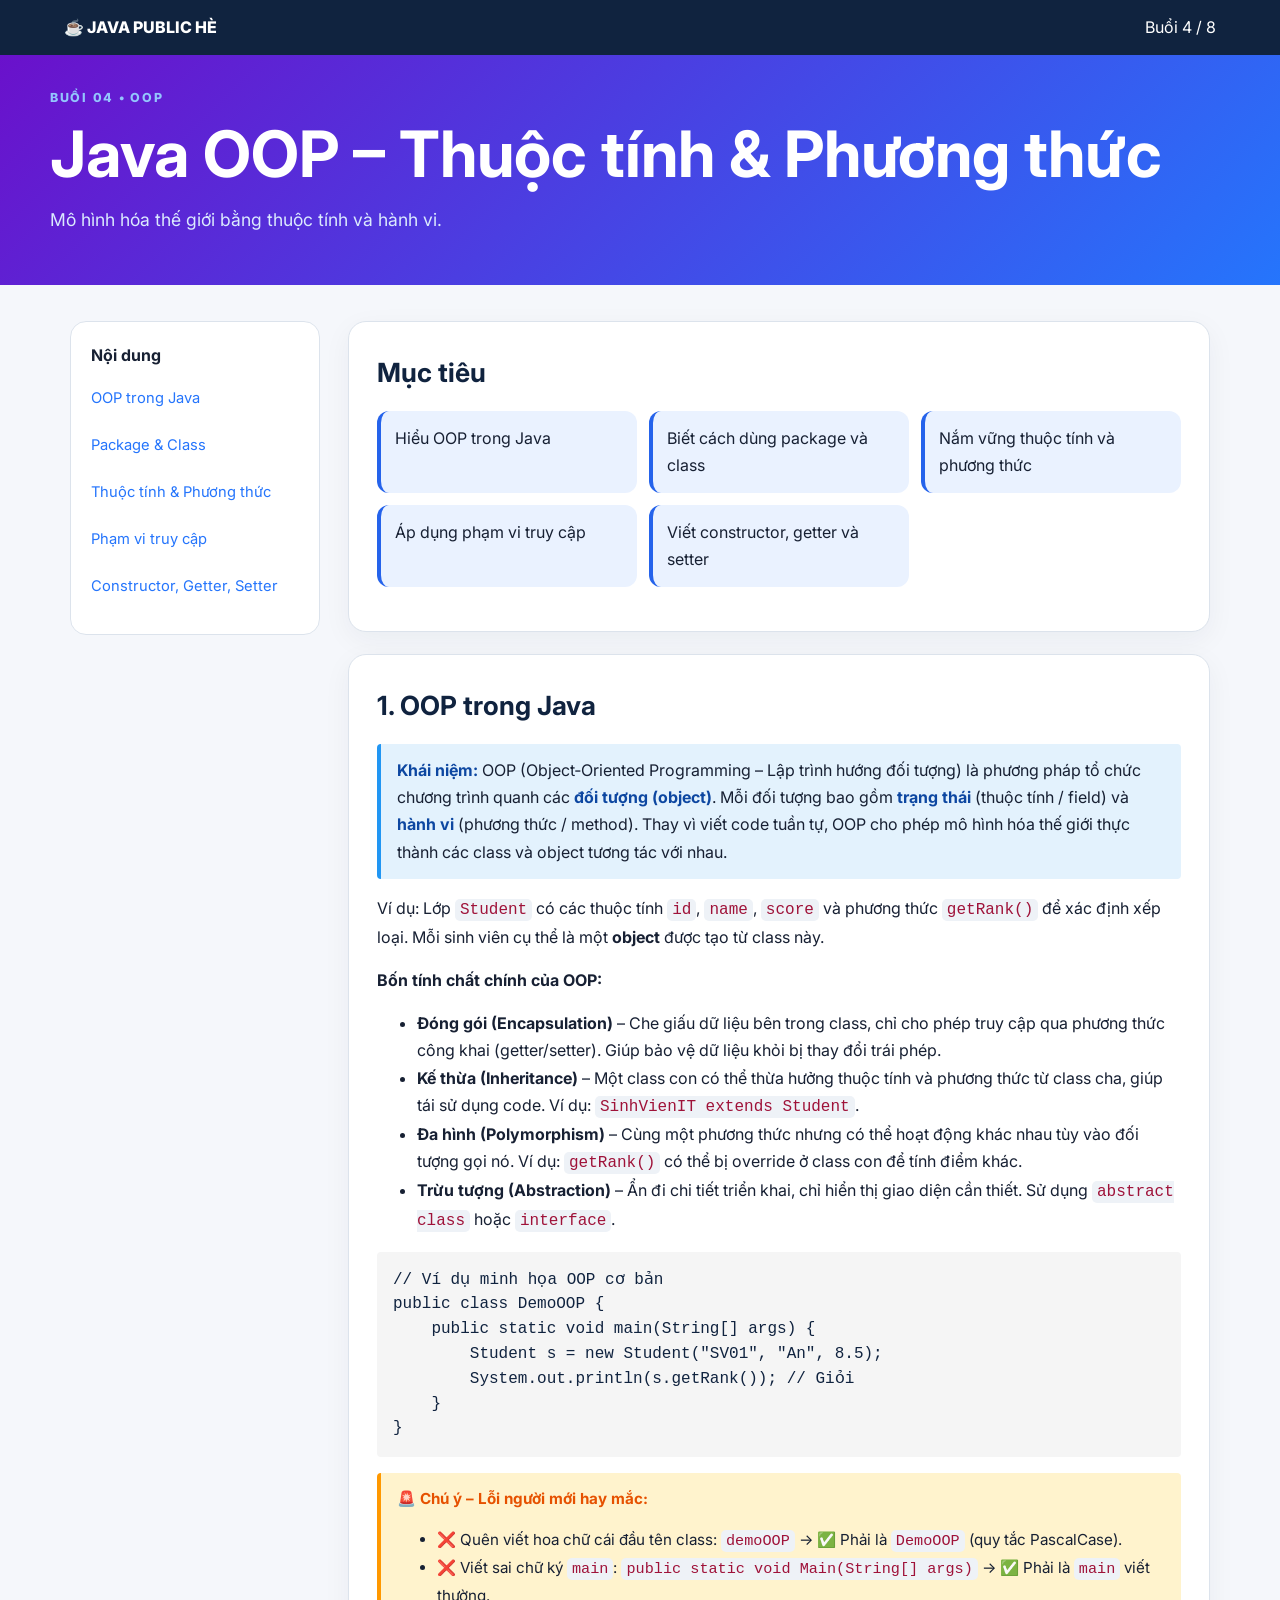
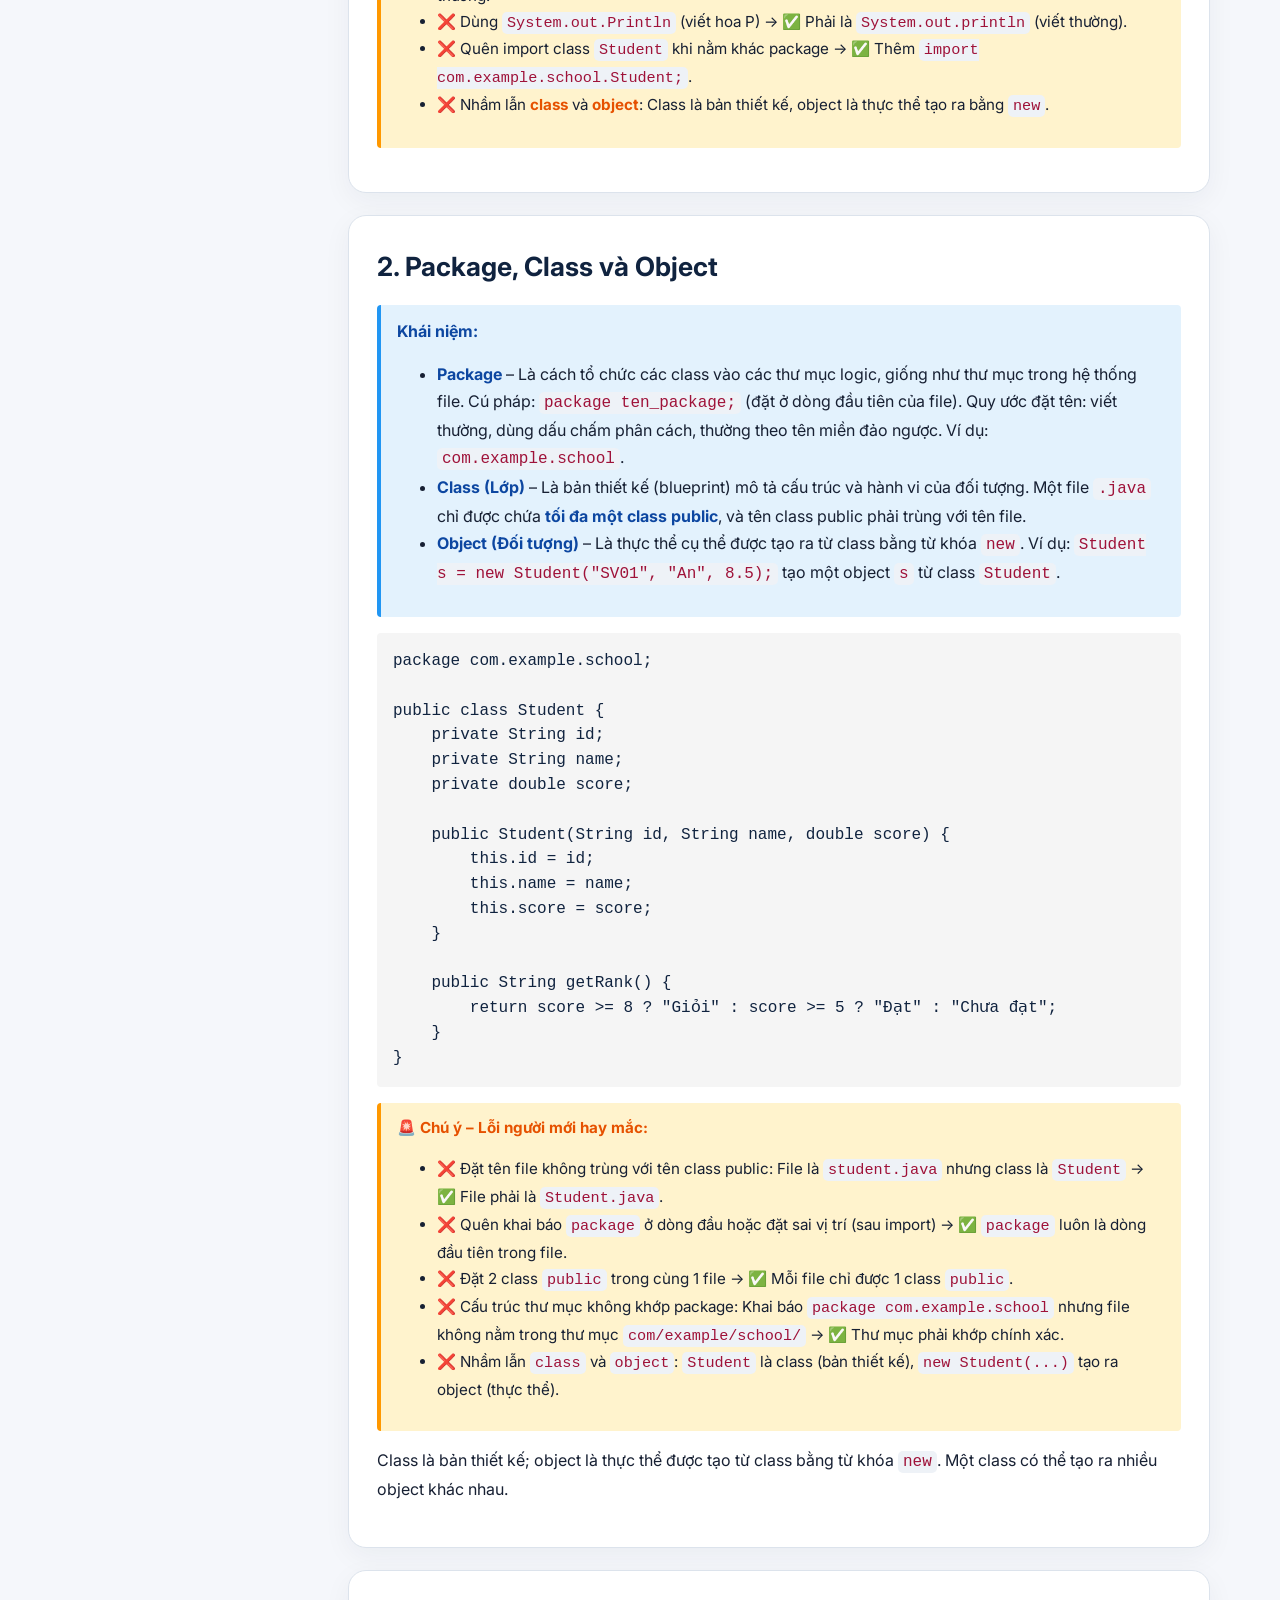
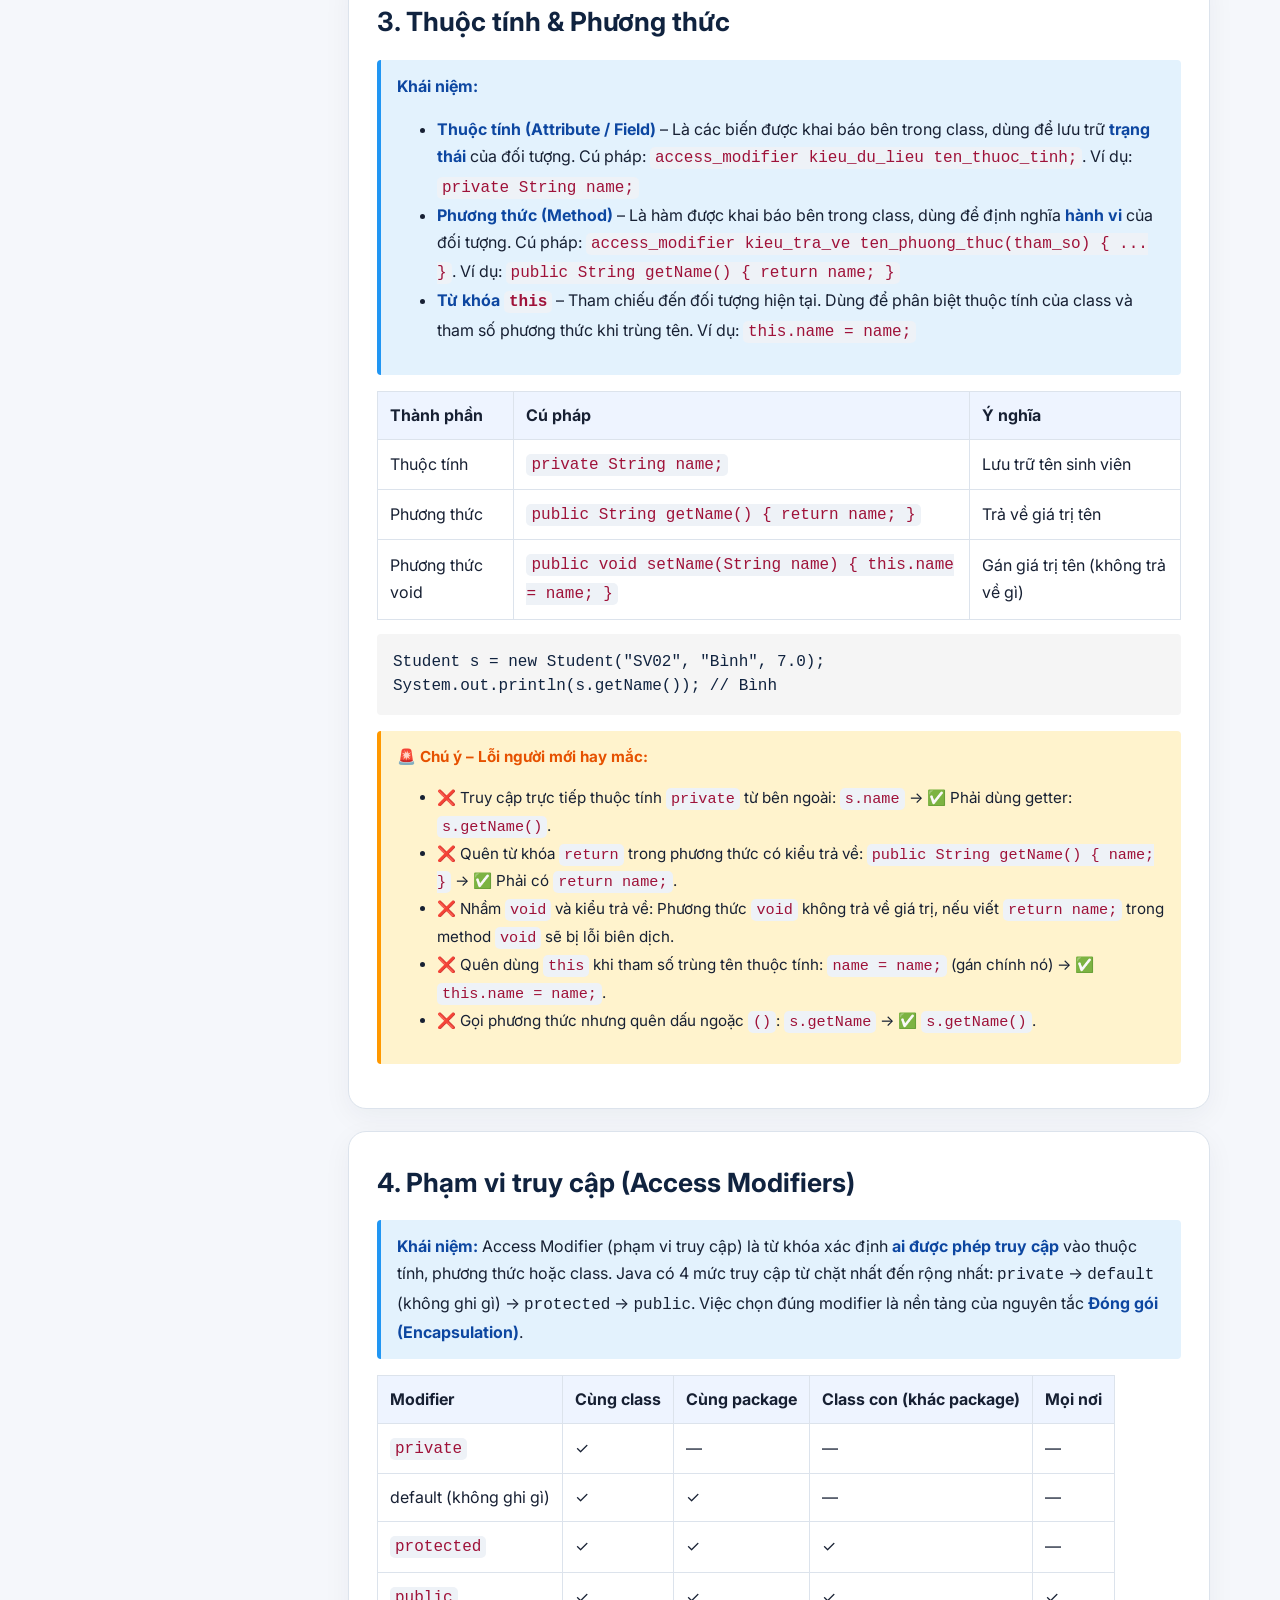
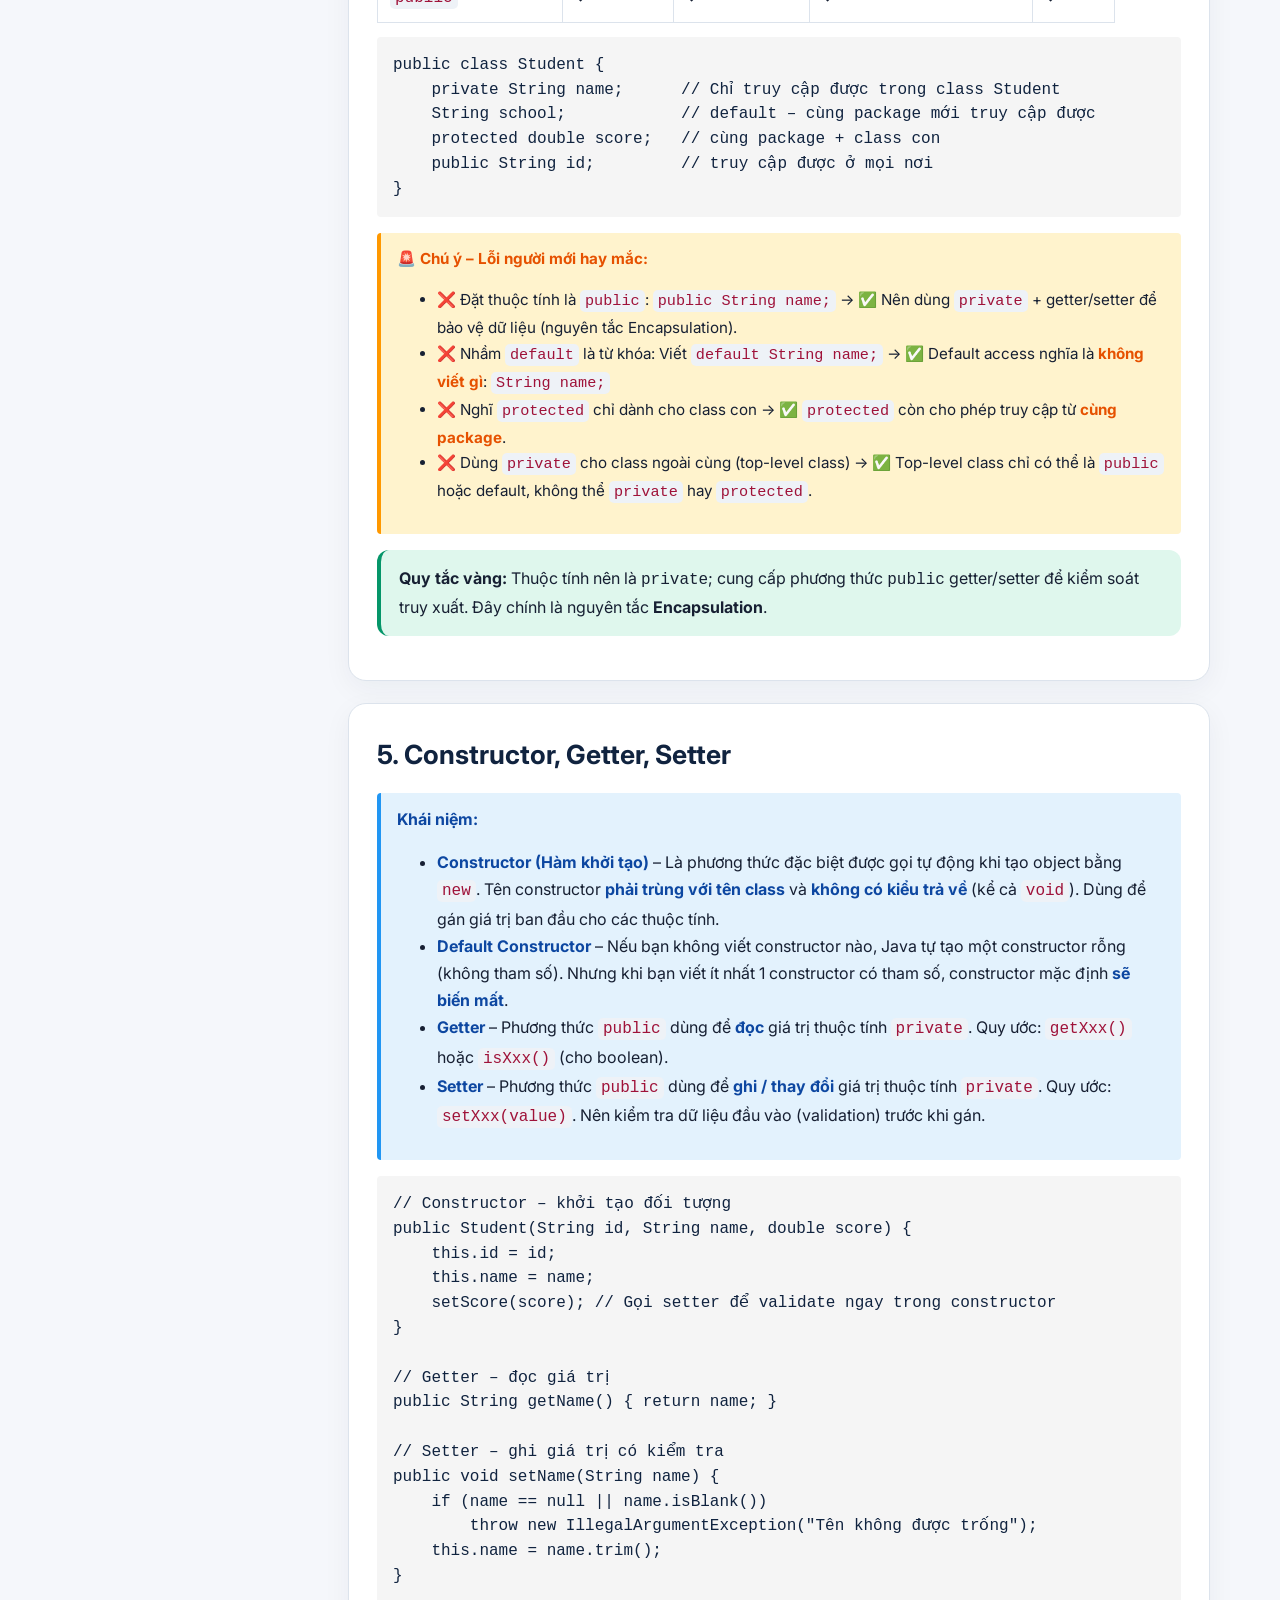
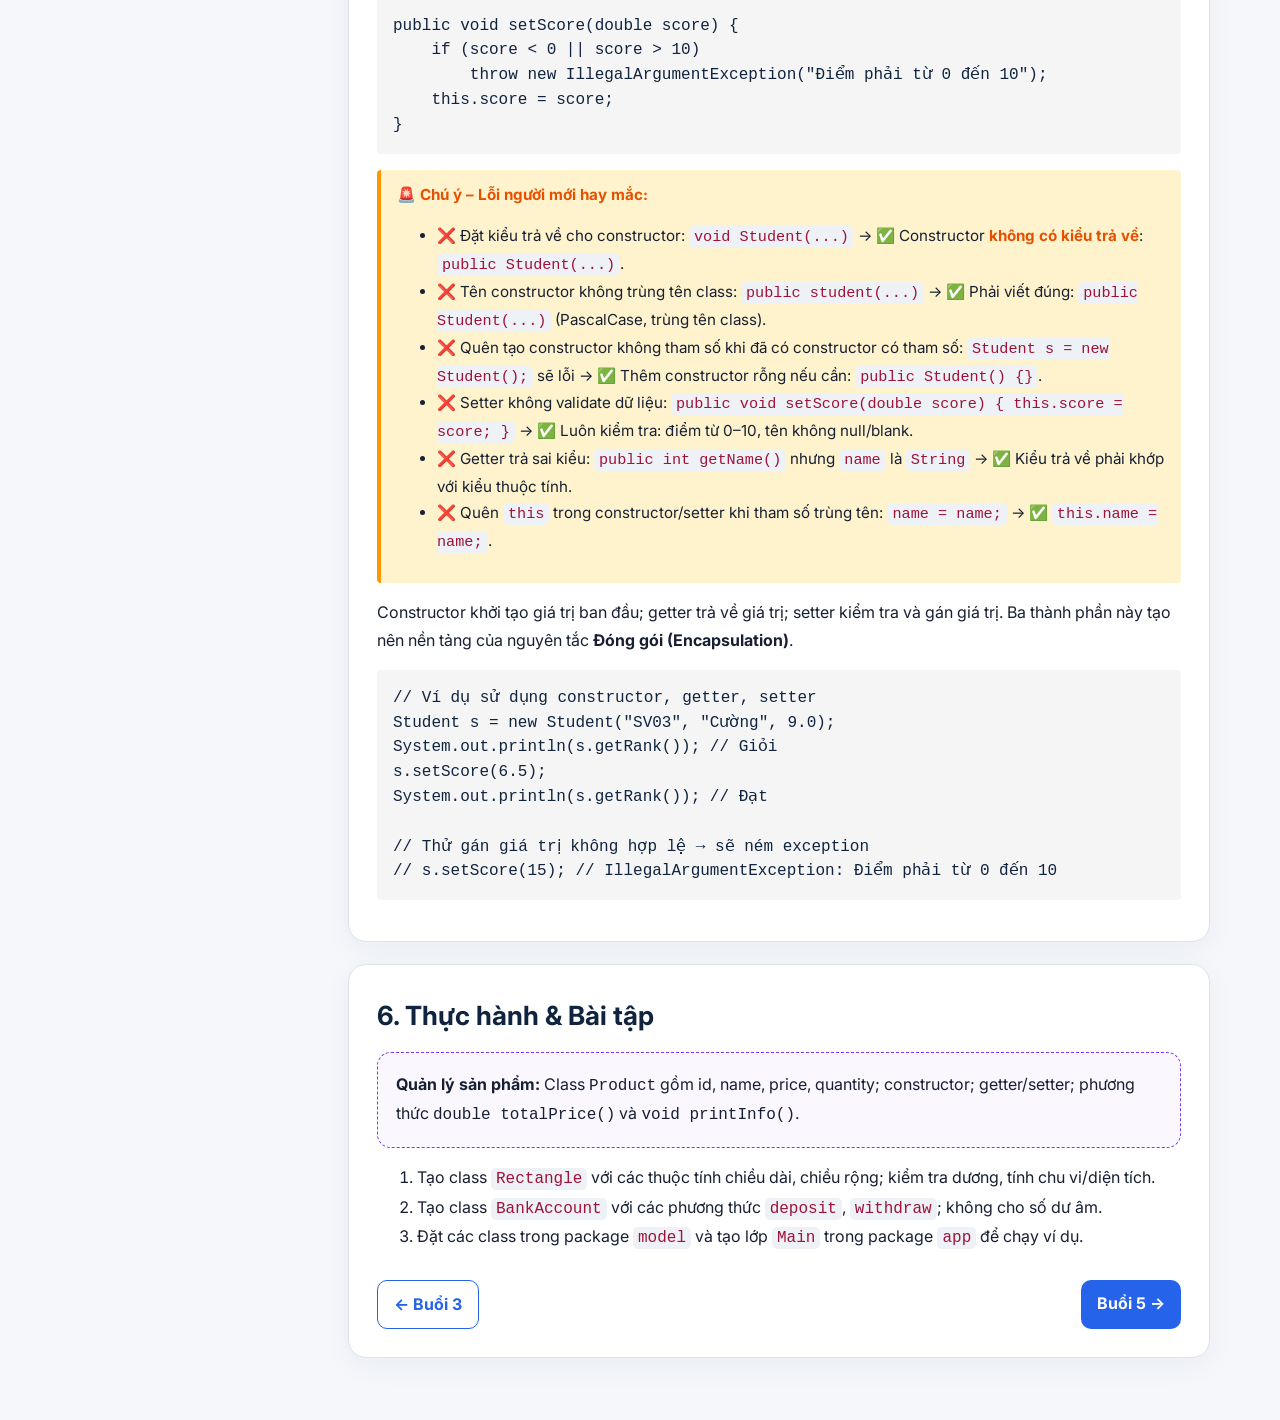
<file: Buoi3/buoi-3.html>
<!doctype html>
<html lang="vi">
<head>
  <meta charset="utf-8">
  <meta name="viewport" content="width=device-width,initial-scale=1">
  <title>Java – OOP, Package, Thuộc tính, Phương thức, Constructor, Getter, Setter</title>
  <meta name="description" content="Bài học Java OOP bao gồm Package, Class, Thuộc tính, Phương thức, Phạm vi truy cập, Constructor, Getter và Setter với ví dụ thực tế và mã tương tác.">
  <link rel="preconnect" href="https://fonts.googleapis.com">
  <link rel="preconnect" href="https://fonts.gstatic.com" crossorigin>
  <link href="https://fonts.googleapis.com/css2?family=Inter:wght@300;400;500;600;700&display=swap" rel="stylesheet">
  <link rel="stylesheet" href="styles.css">
  <style>
    body {font-family: 'Inter', sans-serif;}
    .hero {background: linear-gradient(135deg, #6a11cb, #2575fc); color: white; padding: 2rem 0;}
    pre {background: #f5f5f5; padding: 1rem; border-radius: 4px; overflow-x: auto;}
    .toc a {display: block; margin: 0.5rem 0; color: #2575fc; text-decoration: none;}
    .toc a:hover {text-decoration: underline;}
    .note {background: #fff3cd; border-left: 4px solid #ff9800; padding: 0.8rem 1rem; margin: 1rem 0; border-radius: 4px; font-size: 0.95rem;}
    .note strong {color: #e65100;}
    .concept-box {background: #e3f2fd; border-left: 4px solid #2196f3; padding: 0.8rem 1rem; margin: 1rem 0; border-radius: 4px;}
    .concept-box strong {color: #0d47a1;}
  </style>
</head>
<body>
  <nav class="topbar">
    <a class="brand" href="index.html">☕ JAVA PUBLIC HÈ</a>
    <span>Buổi 4 / 8</span>
  </nav>
  <header class="hero">
    <div class="hero-inner">
      <div class="eyebrow">Buổi 04 • OOP</div>
      <h1>Java OOP – Thuộc tính & Phương thức</h1>
      <p>Mô hình hóa thế giới bằng thuộc tính và hành vi.</p>
    </div>
  </header>
  <div class="layout">
    <aside class="toc">
      <strong>Nội dung</strong>
      <a href="#oop">OOP trong Java</a>
      <a href="#package_class">Package & Class</a>
      <a href="#attributes_methods">Thuộc tính & Phương thức</a>
      <a href="#access_scope">Phạm vi truy cập</a>
      <a href="#ctor_get_set">Constructor, Getter, Setter</a>
    </aside>
    <main>
      <section>
        <h2>Mục tiêu</h2>
        <ul class="objectives">
          <li>Hiểu OOP trong Java</li>
          <li>Biết cách dùng package và class</li>
          <li>Nắm vững thuộc tính và phương thức</li>
          <li>Áp dụng phạm vi truy cập</li>
          <li>Viết constructor, getter và setter</li>
        </ul>
      </section>
      <section id="oop">
        <h2>1. OOP trong Java</h2>
        <div class="concept-box"><strong>Khái niệm:</strong> OOP (Object‑Oriented Programming – Lập trình hướng đối tượng) là phương pháp tổ chức chương trình quanh các <strong>đối tượng (object)</strong>. Mỗi đối tượng bao gồm <strong>trạng thái</strong> (thuộc tính / field) và <strong>hành vi</strong> (phương thức / method). Thay vì viết code tuần tự, OOP cho phép mô hình hóa thế giới thực thành các class và object tương tác với nhau.</div>
        <p>Ví dụ: Lớp <code>Student</code> có các thuộc tính <code>id</code>, <code>name</code>, <code>score</code> và phương thức <code>getRank()</code> để xác định xếp loại. Mỗi sinh viên cụ thể là một <strong>object</strong> được tạo từ class này.</p>
        <p><strong>Bốn tính chất chính của OOP:</strong></p>
        <ul>
          <li><strong>Đóng gói (Encapsulation)</strong> – Che giấu dữ liệu bên trong class, chỉ cho phép truy cập qua phương thức công khai (getter/setter). Giúp bảo vệ dữ liệu khỏi bị thay đổi trái phép.</li>
          <li><strong>Kế thừa (Inheritance)</strong> – Một class con có thể thừa hưởng thuộc tính và phương thức từ class cha, giúp tái sử dụng code. Ví dụ: <code>SinhVienIT extends Student</code>.</li>
          <li><strong>Đa hình (Polymorphism)</strong> – Cùng một phương thức nhưng có thể hoạt động khác nhau tùy vào đối tượng gọi nó. Ví dụ: <code>getRank()</code> có thể bị override ở class con để tính điểm khác.</li>
          <li><strong>Trừu tượng (Abstraction)</strong> – Ẩn đi chi tiết triển khai, chỉ hiển thị giao diện cần thiết. Sử dụng <code>abstract class</code> hoặc <code>interface</code>.</li>
        </ul>
        <!-- Interactive example using JDoodle (embed placeholder) -->
        <pre><code class="language-java">// Ví dụ minh họa OOP cơ bản
public class DemoOOP {
    public static void main(String[] args) {
        Student s = new Student("SV01", "An", 8.5);
        System.out.println(s.getRank()); // Giỏi
    }
}
</code></pre>
        <div class="note"><strong>🚨 Chú ý – Lỗi người mới hay mắc:</strong>
          <ul>
            <li>❌ Quên viết hoa chữ cái đầu tên class: <code>demoOOP</code> → ✅ Phải là <code>DemoOOP</code> (quy tắc PascalCase).</li>
            <li>❌ Viết sai chữ ký <code>main</code>: <code>public static void Main(String[] args)</code> → ✅ Phải là <code>main</code> viết thường.</li>
            <li>❌ Dùng <code>System.out.Println</code> (viết hoa P) → ✅ Phải là <code>System.out.println</code> (viết thường).</li>
            <li>❌ Quên import class <code>Student</code> khi nằm khác package → ✅ Thêm <code>import com.example.school.Student;</code>.</li>
            <li>❌ Nhầm lẫn <strong>class</strong> và <strong>object</strong>: Class là bản thiết kế, object là thực thể tạo ra bằng <code>new</code>.</li>
          </ul>
        </div>
      </section>
      <section id="package_class">
        <h2>2. Package, Class và Object</h2>
        <div class="concept-box"><strong>Khái niệm:</strong>
          <ul>
            <li><strong>Package</strong> – Là cách tổ chức các class vào các thư mục logic, giống như thư mục trong hệ thống file. Cú pháp: <code>package ten_package;</code> (đặt ở dòng đầu tiên của file). Quy ước đặt tên: viết thường, dùng dấu chấm phân cách, thường theo tên miền đảo ngược. Ví dụ: <code>com.example.school</code>.</li>
            <li><strong>Class (Lớp)</strong> – Là bản thiết kế (blueprint) mô tả cấu trúc và hành vi của đối tượng. Một file <code>.java</code> chỉ được chứa <strong>tối đa một class public</strong>, và tên class public phải trùng với tên file.</li>
            <li><strong>Object (Đối tượng)</strong> – Là thực thể cụ thể được tạo ra từ class bằng từ khóa <code>new</code>. Ví dụ: <code>Student s = new Student("SV01", "An", 8.5);</code> tạo một object <code>s</code> từ class <code>Student</code>.</li>
          </ul>
        </div>
        <pre><code class="language-java">package com.example.school;

public class Student {
    private String id;
    private String name;
    private double score;

    public Student(String id, String name, double score) {
        this.id = id;
        this.name = name;
        this.score = score;
    }

    public String getRank() {
        return score >= 8 ? "Giỏi" : score >= 5 ? "Đạt" : "Chưa đạt";
    }
}
</code></pre>
        <div class="note"><strong>🚨 Chú ý – Lỗi người mới hay mắc:</strong>
          <ul>
            <li>❌ Đặt tên file không trùng với tên class public: File là <code>student.java</code> nhưng class là <code>Student</code> → ✅ File phải là <code>Student.java</code>.</li>
            <li>❌ Quên khai báo <code>package</code> ở dòng đầu hoặc đặt sai vị trí (sau import) → ✅ <code>package</code> luôn là dòng đầu tiên trong file.</li>
            <li>❌ Đặt 2 class <code>public</code> trong cùng 1 file → ✅ Mỗi file chỉ được 1 class <code>public</code>.</li>
            <li>❌ Cấu trúc thư mục không khớp package: Khai báo <code>package com.example.school</code> nhưng file không nằm trong thư mục <code>com/example/school/</code> → ✅ Thư mục phải khớp chính xác.</li>
            <li>❌ Nhầm lẫn <code>class</code> và <code>object</code>: <code>Student</code> là class (bản thiết kế), <code>new Student(...)</code> tạo ra object (thực thể).</li>
          </ul>
        </div>
        <p>Class là bản thiết kế; object là thực thể được tạo từ class bằng từ khóa <code>new</code>. Một class có thể tạo ra nhiều object khác nhau.</p>
      </section>
      <section id="attributes_methods">
        <h2>3. Thuộc tính & Phương thức</h2>
        <div class="concept-box"><strong>Khái niệm:</strong>
          <ul>
            <li><strong>Thuộc tính (Attribute / Field)</strong> – Là các biến được khai báo bên trong class, dùng để lưu trữ <strong>trạng thái</strong> của đối tượng. Cú pháp: <code>access_modifier kieu_du_lieu ten_thuoc_tinh;</code>. Ví dụ: <code>private String name;</code></li>
            <li><strong>Phương thức (Method)</strong> – Là hàm được khai báo bên trong class, dùng để định nghĩa <strong>hành vi</strong> của đối tượng. Cú pháp: <code>access_modifier kieu_tra_ve ten_phuong_thuc(tham_so) { ... }</code>. Ví dụ: <code>public String getName() { return name; }</code></li>
            <li><strong>Từ khóa <code>this</code></strong> – Tham chiếu đến đối tượng hiện tại. Dùng để phân biệt thuộc tính của class và tham số phương thức khi trùng tên. Ví dụ: <code>this.name = name;</code></li>
          </ul>
        </div>
        <table>
          <tr><th>Thành phần</th><th>Cú pháp</th><th>Ý nghĩa</th></tr>
          <tr><td>Thuộc tính</td><td><code>private String name;</code></td><td>Lưu trữ tên sinh viên</td></tr>
          <tr><td>Phương thức</td><td><code>public String getName() { return name; }</code></td><td>Trả về giá trị tên</td></tr>
          <tr><td>Phương thức void</td><td><code>public void setName(String name) { this.name = name; }</code></td><td>Gán giá trị tên (không trả về gì)</td></tr>
        </table>
        <pre><code class="language-java">Student s = new Student("SV02", "Bình", 7.0);
System.out.println(s.getName()); // Bình
</code></pre>
        <div class="note"><strong>🚨 Chú ý – Lỗi người mới hay mắc:</strong>
          <ul>
            <li>❌ Truy cập trực tiếp thuộc tính <code>private</code> từ bên ngoài: <code>s.name</code> → ✅ Phải dùng getter: <code>s.getName()</code>.</li>
            <li>❌ Quên từ khóa <code>return</code> trong phương thức có kiểu trả về: <code>public String getName() { name; }</code> → ✅ Phải có <code>return name;</code>.</li>
            <li>❌ Nhầm <code>void</code> và kiểu trả về: Phương thức <code>void</code> không trả về giá trị, nếu viết <code>return name;</code> trong method <code>void</code> sẽ bị lỗi biên dịch.</li>
            <li>❌ Quên dùng <code>this</code> khi tham số trùng tên thuộc tính: <code>name = name;</code> (gán chính nó) → ✅ <code>this.name = name;</code>.</li>
            <li>❌ Gọi phương thức nhưng quên dấu ngoặc <code>()</code>: <code>s.getName</code> → ✅ <code>s.getName()</code>.</li>
          </ul>
        </div>
      </section>
      <section id="access_scope">
        <h2>4. Phạm vi truy cập (Access Modifiers)</h2>
        <div class="concept-box"><strong>Khái niệm:</strong> Access Modifier (phạm vi truy cập) là từ khóa xác định <strong>ai được phép truy cập</strong> vào thuộc tính, phương thức hoặc class. Java có 4 mức truy cập từ chặt nhất đến rộng nhất: <code>private</code> → <code>default</code> (không ghi gì) → <code>protected</code> → <code>public</code>. Việc chọn đúng modifier là nền tảng của nguyên tắc <strong>Đóng gói (Encapsulation)</strong>.</div>
        <table>
          <tr><th>Modifier</th><th>Cùng class</th><th>Cùng package</th><th>Class con (khác package)</th><th>Mọi nơi</th></tr>
          <tr><td><code>private</code></td><td>✓</td><td>—</td><td>—</td><td>—</td></tr>
          <tr><td>default (không ghi gì)</td><td>✓</td><td>✓</td><td>—</td><td>—</td></tr>
          <tr><td><code>protected</code></td><td>✓</td><td>✓</td><td>✓</td><td>—</td></tr>
          <tr><td><code>public</code></td><td>✓</td><td>✓</td><td>✓</td><td>✓</td></tr>
        </table>
        <pre><code class="language-java">public class Student {
    private String name;      // Chỉ truy cập được trong class Student
    String school;            // default – cùng package mới truy cập được
    protected double score;   // cùng package + class con
    public String id;         // truy cập được ở mọi nơi
}
</code></pre>
        <div class="note"><strong>🚨 Chú ý – Lỗi người mới hay mắc:</strong>
          <ul>
            <li>❌ Đặt thuộc tính là <code>public</code>: <code>public String name;</code> → ✅ Nên dùng <code>private</code> + getter/setter để bảo vệ dữ liệu (nguyên tắc Encapsulation).</li>
            <li>❌ Nhầm <code>default</code> là từ khóa: Viết <code>default String name;</code> → ✅ Default access nghĩa là <strong>không viết gì</strong>: <code>String name;</code></li>
            <li>❌ Nghĩ <code>protected</code> chỉ dành cho class con → ✅ <code>protected</code> còn cho phép truy cập từ <strong>cùng package</strong>.</li>
            <li>❌ Dùng <code>private</code> cho class ngoài cùng (top-level class) → ✅ Top-level class chỉ có thể là <code>public</code> hoặc default, không thể <code>private</code> hay <code>protected</code>.</li>
          </ul>
        </div>
        <div class="tip"><strong>Quy tắc vàng:</strong> Thuộc tính nên là <code>private</code>; cung cấp phương thức <code>public</code> getter/setter để kiểm soát truy xuất. Đây chính là nguyên tắc <strong>Encapsulation</strong>.</div>
      </section>
      <section id="ctor_get_set">
        <h2>5. Constructor, Getter, Setter</h2>
        <div class="concept-box"><strong>Khái niệm:</strong>
          <ul>
            <li><strong>Constructor (Hàm khởi tạo)</strong> – Là phương thức đặc biệt được gọi tự động khi tạo object bằng <code>new</code>. Tên constructor <strong>phải trùng với tên class</strong> và <strong>không có kiểu trả về</strong> (kể cả <code>void</code>). Dùng để gán giá trị ban đầu cho các thuộc tính.</li>
            <li><strong>Default Constructor</strong> – Nếu bạn không viết constructor nào, Java tự tạo một constructor rỗng (không tham số). Nhưng khi bạn viết ít nhất 1 constructor có tham số, constructor mặc định <strong>sẽ biến mất</strong>.</li>
            <li><strong>Getter</strong> – Phương thức <code>public</code> dùng để <strong>đọc</strong> giá trị thuộc tính <code>private</code>. Quy ước: <code>getXxx()</code> hoặc <code>isXxx()</code> (cho boolean).</li>
            <li><strong>Setter</strong> – Phương thức <code>public</code> dùng để <strong>ghi / thay đổi</strong> giá trị thuộc tính <code>private</code>. Quy ước: <code>setXxx(value)</code>. Nên kiểm tra dữ liệu đầu vào (validation) trước khi gán.</li>
          </ul>
        </div>
        <pre><code class="language-java">// Constructor – khởi tạo đối tượng
public Student(String id, String name, double score) {
    this.id = id;
    this.name = name;
    setScore(score); // Gọi setter để validate ngay trong constructor
}

// Getter – đọc giá trị
public String getName() { return name; }

// Setter – ghi giá trị có kiểm tra
public void setName(String name) {
    if (name == null || name.isBlank())
        throw new IllegalArgumentException("Tên không được trống");
    this.name = name.trim();
}

public void setScore(double score) {
    if (score < 0 || score > 10)
        throw new IllegalArgumentException("Điểm phải từ 0 đến 10");
    this.score = score;
}
</code></pre>
        <div class="note"><strong>🚨 Chú ý – Lỗi người mới hay mắc:</strong>
          <ul>
            <li>❌ Đặt kiểu trả về cho constructor: <code>void Student(...)</code> → ✅ Constructor <strong>không có kiểu trả về</strong>: <code>public Student(...)</code>.</li>
            <li>❌ Tên constructor không trùng tên class: <code>public student(...)</code> → ✅ Phải viết đúng: <code>public Student(...)</code> (PascalCase, trùng tên class).</li>
            <li>❌ Quên tạo constructor không tham số khi đã có constructor có tham số: <code>Student s = new Student();</code> sẽ lỗi → ✅ Thêm constructor rỗng nếu cần: <code>public Student() {}</code>.</li>
            <li>❌ Setter không validate dữ liệu: <code>public void setScore(double score) { this.score = score; }</code> → ✅ Luôn kiểm tra: điểm từ 0–10, tên không null/blank.</li>
            <li>❌ Getter trả sai kiểu: <code>public int getName()</code> nhưng <code>name</code> là <code>String</code> → ✅ Kiểu trả về phải khớp với kiểu thuộc tính.</li>
            <li>❌ Quên <code>this</code> trong constructor/setter khi tham số trùng tên: <code>name = name;</code> → ✅ <code>this.name = name;</code>.</li>
          </ul>
        </div>
        <p>Constructor khởi tạo giá trị ban đầu; getter trả về giá trị; setter kiểm tra và gán giá trị. Ba thành phần này tạo nên nền tảng của nguyên tắc <strong>Đóng gói (Encapsulation)</strong>.</p>
        <pre><code class="language-java">// Ví dụ sử dụng constructor, getter, setter
Student s = new Student("SV03", "Cường", 9.0);
System.out.println(s.getRank()); // Giỏi
s.setScore(6.5);
System.out.println(s.getRank()); // Đạt

// Thử gán giá trị không hợp lệ → sẽ ném exception
// s.setScore(15); // IllegalArgumentException: Điểm phải từ 0 đến 10
</code></pre>
      </section>
      <section id="bt">
        <h2>6. Thực hành & Bài tập</h2>
        <div class="exercise"><strong>Quản lý sản phẩm:</strong> Class <code>Product</code> gồm id, name, price, quantity; constructor; getter/setter; phương thức <code>double totalPrice()</code> và <code>void printInfo()</code>.</div>
        <ol>
          <li>Tạo class <code>Rectangle</code> với các thuộc tính chiều dài, chiều rộng; kiểm tra dương, tính chu vi/diện tích.</li>
          <li>Tạo class <code>BankAccount</code> với các phương thức <code>deposit</code>, <code>withdraw</code>; không cho số dư âm.</li>
          <li>Đặt các class trong package <code>model</code> và tạo lớp <code>Main</code> trong package <code>app</code> để chạy ví dụ.</li>
        </ol>
        <div class="nav-lessons"><a class="btn secondary" href="buoi-3.html">← Buổi 3</a><a class="btn" href="buoi-5.html">Buổi 5 →</a></div>
      </section>
    </main>
  </div>
  <footer>
    <div class="footer-inner">Buổi 4 • OOP cơ bản</div>
  </footer>
</body>
</html>
</file>
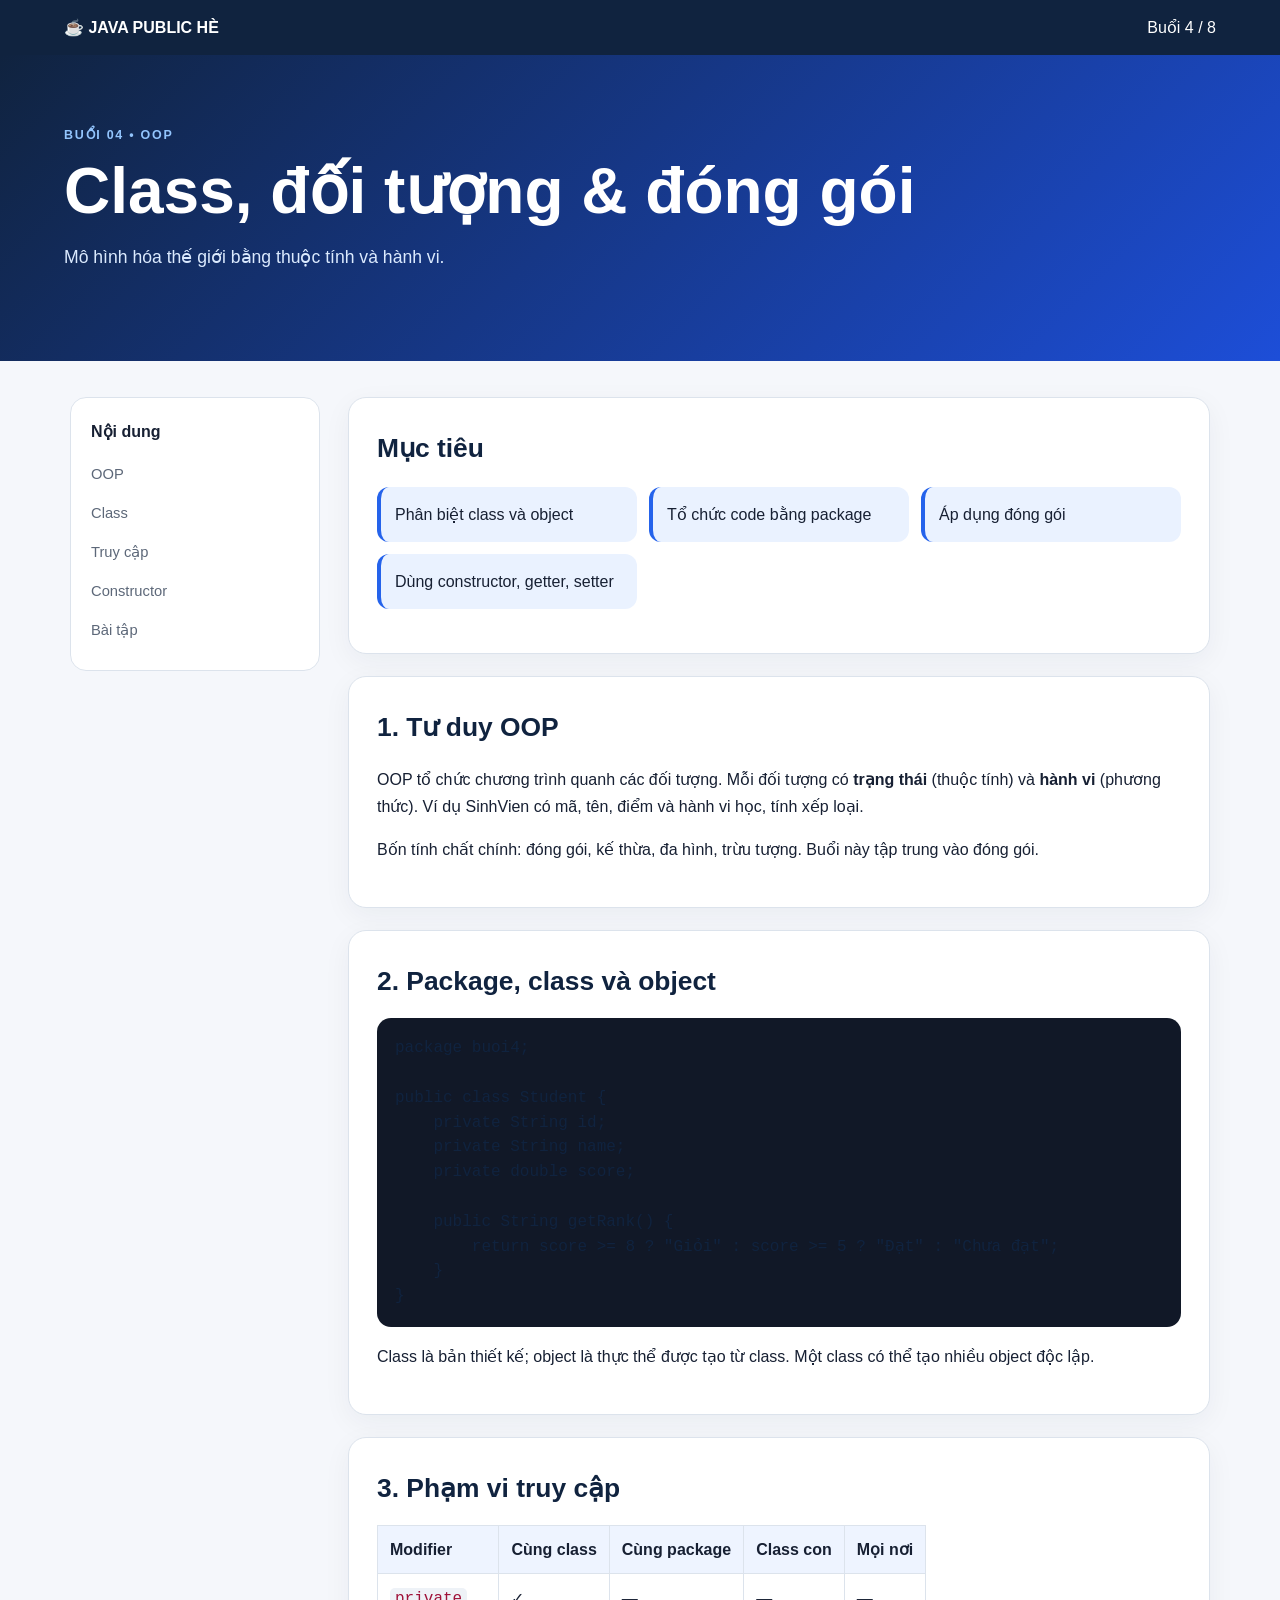
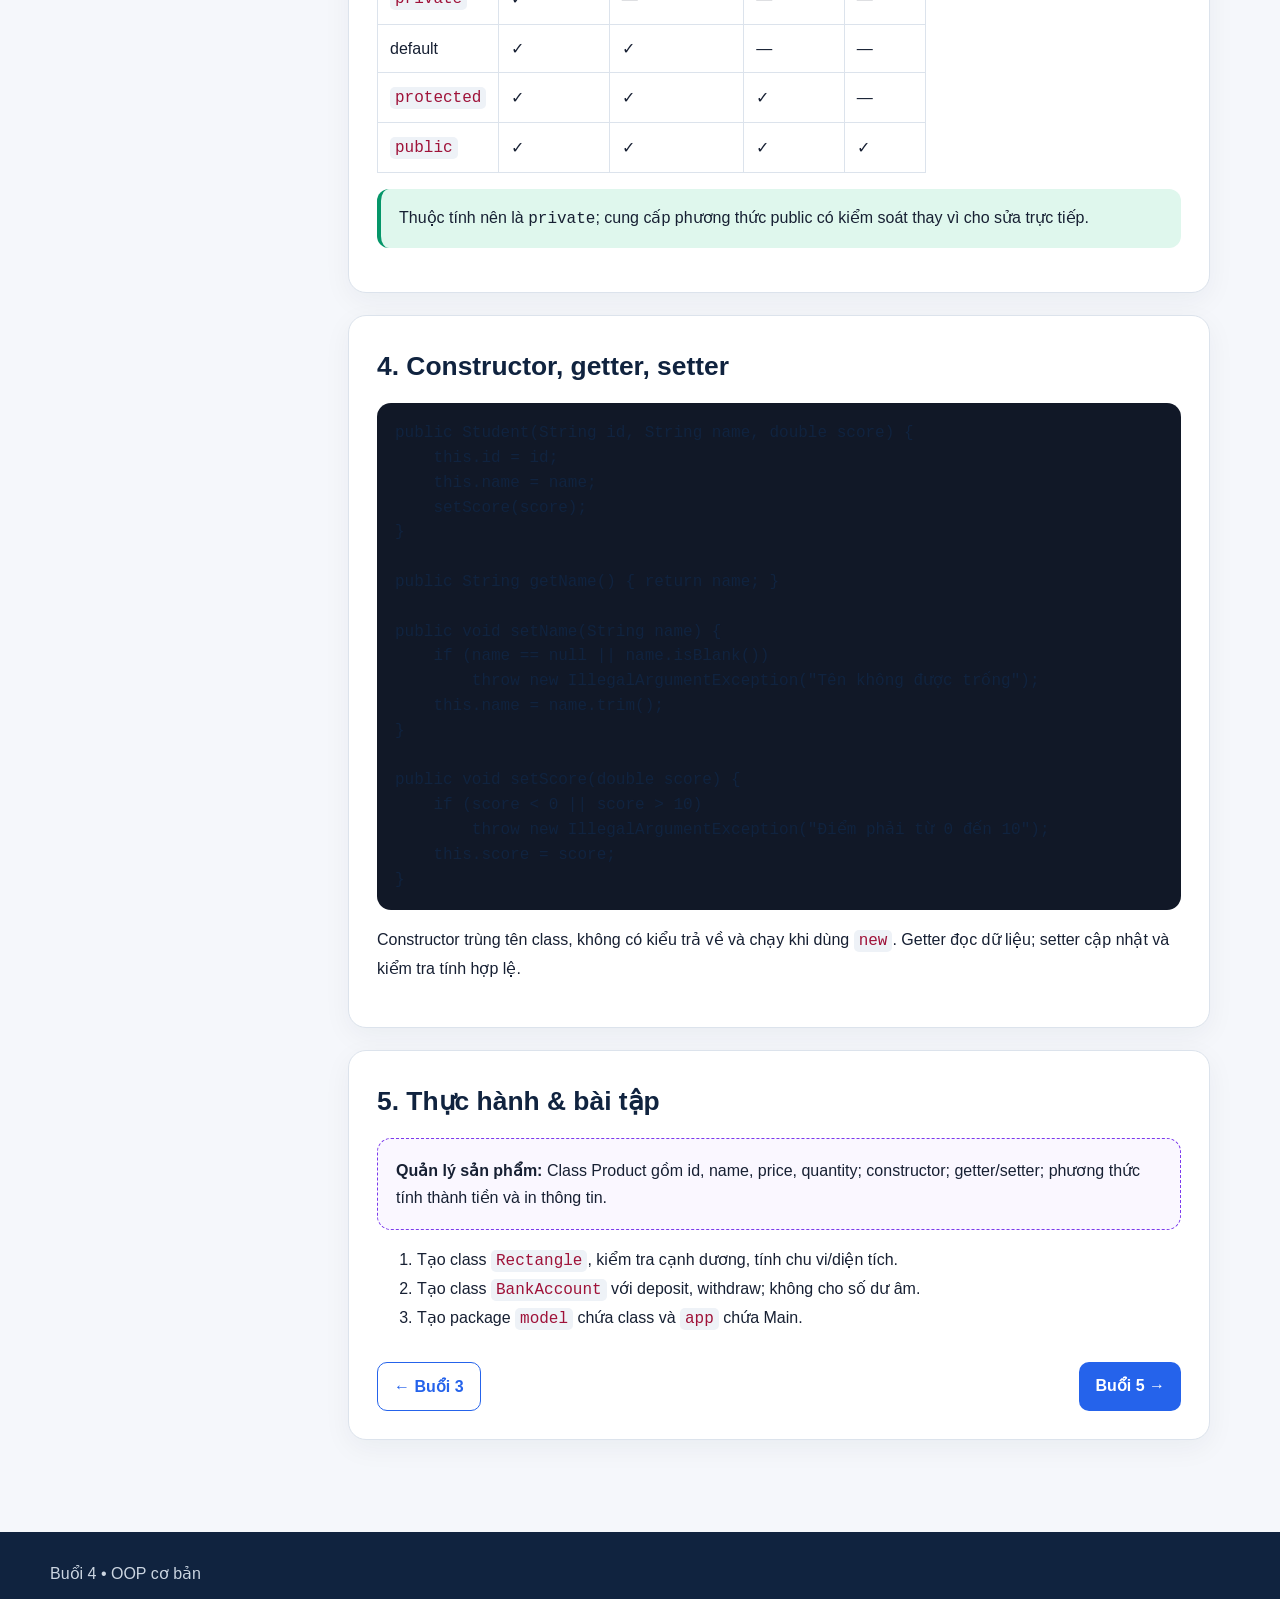
<file: Buoi3/buoi-4.html>
<!doctype html><html lang="vi"><head><meta charset="utf-8"><meta name="viewport" content="width=device-width,initial-scale=1"><title>Buổi 4 - OOP cơ bản</title><link rel="stylesheet" href="styles.css"></head><body><nav class="topbar"><a class="brand" href="index.html">☕ JAVA PUBLIC HÈ</a><span>Buổi 4 / 8</span></nav><header class="hero"><div class="hero-inner"><div class="eyebrow">Buổi 04 • OOP</div><h1>Class, đối tượng & đóng gói</h1><p>Mô hình hóa thế giới bằng thuộc tính và hành vi.</p></div></header><div class="layout"><aside class="toc"><strong>Nội dung</strong><a href="#oop">OOP</a><a href="#class">Class</a><a href="#access">Truy cập</a><a href="#constructor">Constructor</a><a href="#bt">Bài tập</a></aside><main><section><h2>Mục tiêu</h2><ul class="objectives"><li>Phân biệt class và object</li><li>Tổ chức code bằng package</li><li>Áp dụng đóng gói</li><li>Dùng constructor, getter, setter</li></ul></section><section id="oop"><h2>1. Tư duy OOP</h2><p>OOP tổ chức chương trình quanh các đối tượng. Mỗi đối tượng có <strong>trạng thái</strong> (thuộc tính) và <strong>hành vi</strong> (phương thức). Ví dụ SinhVien có mã, tên, điểm và hành vi học, tính xếp loại.</p><p>Bốn tính chất chính: đóng gói, kế thừa, đa hình, trừu tượng. Buổi này tập trung vào đóng gói.</p></section><section id="class"><h2>2. Package, class và object</h2><pre><code>package buoi4;&#10;&#10;public class Student {&#10;    private String id;&#10;    private String name;&#10;    private double score;&#10;&#10;    public String getRank() {&#10;        return score &gt;= 8 ? "Giỏi" : score &gt;= 5 ? "Đạt" : "Chưa đạt";&#10;    }&#10;}</code></pre><p>Class là bản thiết kế; object là thực thể được tạo từ class. Một class có thể tạo nhiều object độc lập.</p></section><section id="access"><h2>3. Phạm vi truy cập</h2><table><tr><th>Modifier</th><th>Cùng class</th><th>Cùng package</th><th>Class con</th><th>Mọi nơi</th></tr><tr><td><code>private</code></td><td>✓</td><td>—</td><td>—</td><td>—</td></tr><tr><td>default</td><td>✓</td><td>✓</td><td>—</td><td>—</td></tr><tr><td><code>protected</code></td><td>✓</td><td>✓</td><td>✓</td><td>—</td></tr><tr><td><code>public</code></td><td>✓</td><td>✓</td><td>✓</td><td>✓</td></tr></table><div class="tip">Thuộc tính nên là <code>private</code>; cung cấp phương thức public có kiểm soát thay vì cho sửa trực tiếp.</div></section><section id="constructor"><h2>4. Constructor, getter, setter</h2><pre><code>public Student(String id, String name, double score) {&#10;    this.id = id;&#10;    this.name = name;&#10;    setScore(score);&#10;}&#10;&#10;public String getName() { return name; }&#10;&#10;public void setName(String name) {&#10;    if (name == null || name.isBlank())&#10;        throw new IllegalArgumentException("Tên không được trống");&#10;    this.name = name.trim();&#10;}&#10;&#10;public void setScore(double score) {&#10;    if (score &lt; 0 || score &gt; 10)&#10;        throw new IllegalArgumentException("Điểm phải từ 0 đến 10");&#10;    this.score = score;&#10;}</code></pre><p>Constructor trùng tên class, không có kiểu trả về và chạy khi dùng <code>new</code>. Getter đọc dữ liệu; setter cập nhật và kiểm tra tính hợp lệ.</p></section><section id="bt"><h2>5. Thực hành & bài tập</h2><div class="exercise"><strong>Quản lý sản phẩm:</strong> Class Product gồm id, name, price, quantity; constructor; getter/setter; phương thức tính thành tiền và in thông tin.</div><ol><li>Tạo class <code>Rectangle</code>, kiểm tra cạnh dương, tính chu vi/diện tích.</li><li>Tạo class <code>BankAccount</code> với deposit, withdraw; không cho số dư âm.</li><li>Tạo package <code>model</code> chứa class và <code>app</code> chứa Main.</li></ol><div class="nav-lessons"><a class="btn secondary" href="buoi-3.html">← Buổi 3</a><a class="btn" href="buoi-5.html">Buổi 5 →</a></div></section></main></div><footer><div class="footer-inner">Buổi 4 • OOP cơ bản</div></footer></body></html>
</file>
<file: Buoi2/styles.css>
:root{--navy:#10233f;--blue:#2563eb;--sky:#eaf2ff;--mint:#dff7ed;--amber:#fff4d6;--ink:#172033;--muted:#5d6879;--line:#dce3ec;--bg:#f5f7fb;--code:#111827}*{box-sizing:border-box}html{scroll-behavior:smooth}body{margin:0;font-family:Inter,"Segoe UI",Arial,sans-serif;color:var(--ink);background:var(--bg);line-height:1.7}a{color:var(--blue)}.topbar{background:var(--navy);color:white;padding:14px 5%;display:flex;justify-content:space-between;align-items:center;gap:20px;position:sticky;top:0;z-index:10}.topbar a{color:white;text-decoration:none}.brand{font-weight:800}.progress{font-size:.88rem;color:#cbd5e1}.hero{padding:70px 5%;background:linear-gradient(135deg,#10233f,#1d4ed8);color:white}.hero-inner,.layout,.footer-inner{max-width:1180px;margin:auto}.eyebrow{text-transform:uppercase;letter-spacing:.14em;font-size:.78rem;font-weight:800;color:#93c5fd}.hero h1{font-size:clamp(2.2rem,5vw,4.8rem);line-height:1.05;margin:12px 0}.hero p{max-width:760px;font-size:1.1rem;color:#dbeafe}.layout{display:grid;grid-template-columns:250px minmax(0,1fr);gap:28px;padding:36px 20px 70px}.toc{position:sticky;top:76px;align-self:start;background:white;border:1px solid var(--line);border-radius:16px;padding:20px}.toc strong{display:block;margin-bottom:10px}.toc a{display:block;padding:7px 0;color:var(--muted);text-decoration:none;font-size:.92rem}.toc a:hover{color:var(--blue)}main{min-width:0}.card,section{background:white;border:1px solid var(--line);border-radius:18px;padding:28px;margin-bottom:22px;box-shadow:0 8px 28px rgba(15,35,65,.05)}h2{font-size:1.65rem;margin:0 0 14px;color:var(--navy)}h3{margin:24px 0 8px;color:#1e3a5f}.lead{font-size:1.06rem;color:var(--muted)}.objectives{display:grid;grid-template-columns:repeat(auto-fit,minmax(210px,1fr));gap:12px;padding:0;list-style:none}.objectives li{background:var(--sky);padding:14px;border-radius:12px;border-left:4px solid var(--blue)}.note,.tip,.warning{padding:15px 18px;border-radius:12px;margin:16px 0}.note{background:var(--sky);border-left:4px solid var(--blue)}.tip{background:var(--mint);border-left:4px solid #059669}.warning{background:var(--amber);border-left:4px solid #d97706}pre{background:var(--code);color:#e5e7eb;border-radius:14px;padding:18px;overflow:auto;line-height:1.55}code{font-family:"Cascadia Code",Consolas,monospace}p code,li code,td code{background:#eef2f7;color:#9f1239;padding:2px 5px;border-radius:5px}table{width:100%;border-collapse:collapse;margin:14px 0;display:block;overflow-x:auto}th,td{border:1px solid var(--line);padding:10px 12px;text-align:left}th{background:#eef4ff}.exercise{border:1px dashed #7c3aed;background:#faf7ff;border-radius:14px;padding:18px;margin:14px 0}.checklist li{margin:6px 0}.lesson-grid{display:grid;grid-template-columns:repeat(auto-fit,minmax(250px,1fr));gap:18px}.lesson-card{background:white;border:1px solid var(--line);border-radius:16px;padding:22px;text-decoration:none;color:var(--ink);transition:.2s}.lesson-card:hover{transform:translateY(-4px);box-shadow:0 12px 30px rgba(37,99,235,.14)}.lesson-card span{color:var(--blue);font-weight:800}.nav-lessons{display:flex;justify-content:space-between;gap:12px;margin-top:28px}.btn{display:inline-block;background:var(--blue);color:white!important;text-decoration:none;padding:10px 16px;border-radius:10px;font-weight:700}.btn.secondary{background:white;color:var(--blue)!important;border:1px solid var(--blue)}footer{background:var(--navy);color:#cbd5e1;padding:28px 20px}.quiz details{border-top:1px solid var(--line);padding:12px 0}.quiz summary{cursor:pointer;font-weight:700}.meta{display:flex;flex-wrap:wrap;gap:8px}.badge{background:#e8efff;color:#244ea4;padding:5px 10px;border-radius:99px;font-size:.84rem;font-weight:700}@media(max-width:800px){.layout{grid-template-columns:1fr}.toc{position:static}.hero{padding-top:45px}.topbar .progress{display:none}section,.card{padding:21px}.nav-lessons{flex-direction:column}}
</file>
<file: Buoi3/styles.css>
:root{--navy:#10233f;--blue:#2563eb;--sky:#eaf2ff;--mint:#dff7ed;--amber:#fff4d6;--ink:#172033;--muted:#5d6879;--line:#dce3ec;--bg:#f5f7fb;--code:#111827}*{box-sizing:border-box}html{scroll-behavior:smooth}body{margin:0;font-family:Inter,"Segoe UI",Arial,sans-serif;color:var(--ink);background:var(--bg);line-height:1.7}a{color:var(--blue)}.topbar{background:var(--navy);color:white;padding:14px 5%;display:flex;justify-content:space-between;align-items:center;gap:20px;position:sticky;top:0;z-index:10}.topbar a{color:white;text-decoration:none}.brand{font-weight:800}.progress{font-size:.88rem;color:#cbd5e1}.hero{padding:70px 5%;background:linear-gradient(135deg,#10233f,#1d4ed8);color:white}.hero-inner,.layout,.footer-inner{max-width:1180px;margin:auto}.eyebrow{text-transform:uppercase;letter-spacing:.14em;font-size:.78rem;font-weight:800;color:#93c5fd}.hero h1{font-size:clamp(2.2rem,5vw,4.8rem);line-height:1.05;margin:12px 0}.hero p{max-width:760px;font-size:1.1rem;color:#dbeafe}.layout{display:grid;grid-template-columns:250px minmax(0,1fr);gap:28px;padding:36px 20px 70px}.toc{position:sticky;top:76px;align-self:start;background:white;border:1px solid var(--line);border-radius:16px;padding:20px}.toc strong{display:block;margin-bottom:10px}.toc a{display:block;padding:7px 0;color:var(--muted);text-decoration:none;font-size:.92rem}.toc a:hover{color:var(--blue)}main{min-width:0}.card,section{background:white;border:1px solid var(--line);border-radius:18px;padding:28px;margin-bottom:22px;box-shadow:0 8px 28px rgba(15,35,65,.05)}h2{font-size:1.65rem;margin:0 0 14px;color:var(--navy)}h3{margin:24px 0 8px;color:#1e3a5f}.lead{font-size:1.06rem;color:var(--muted)}.objectives{display:grid;grid-template-columns:repeat(auto-fit,minmax(210px,1fr));gap:12px;padding:0;list-style:none}.objectives li{background:var(--sky);padding:14px;border-radius:12px;border-left:4px solid var(--blue)}.note,.tip,.warning{padding:15px 18px;border-radius:12px;margin:16px 0}.note{background:var(--sky);border-left:4px solid var(--blue)}.tip{background:var(--mint);border-left:4px solid #059669}.warning{background:var(--amber);border-left:4px solid #d97706}pre{background:var(--code);color:#10233f;border-radius:14px;padding:18px;overflow:auto;line-height:1.55}code{font-family:"Cascadia Code",Consolas,monospace}p code,li code,td code{background:#eef2f7;color:#9f1239;padding:2px 5px;border-radius:5px}table{width:100%;border-collapse:collapse;margin:14px 0;display:block;overflow-x:auto}th,td{border:1px solid var(--line);padding:10px 12px;text-align:left}th{background:#eef4ff}.exercise{border:1px dashed #7c3aed;background:#faf7ff;border-radius:14px;padding:18px;margin:14px 0}.checklist li{margin:6px 0}.lesson-grid{display:grid;grid-template-columns:repeat(auto-fit,minmax(250px,1fr));gap:18px}.lesson-card{background:white;border:1px solid var(--line);border-radius:16px;padding:22px;text-decoration:none;color:var(--ink);transition:.2s}.lesson-card:hover{transform:translateY(-4px);box-shadow:0 12px 30px rgba(37,99,235,.14)}.lesson-card span{color:var(--blue);font-weight:800}.nav-lessons{display:flex;justify-content:space-between;gap:12px;margin-top:28px}.btn{display:inline-block;background:var(--blue);color:white!important;text-decoration:none;padding:10px 16px;border-radius:10px;font-weight:700}.btn.secondary{background:white;color:var(--blue)!important;border:1px solid var(--blue)}footer{background:var(--navy);color:#cbd5e1;padding:28px 20px}.quiz details{border-top:1px solid var(--line);padding:12px 0}.quiz summary{cursor:pointer;font-weight:700}.meta{display:flex;flex-wrap:wrap;gap:8px}.badge{background:#e8efff;color:#244ea4;padding:5px 10px;border-radius:99px;font-size:.84rem;font-weight:700}@media(max-width:800px){.layout{grid-template-columns:1fr}.toc{position:static}.hero{padding-top:45px}.topbar .progress{display:none}section,.card{padding:21px}.nav-lessons{flex-direction:column}}
</file>
